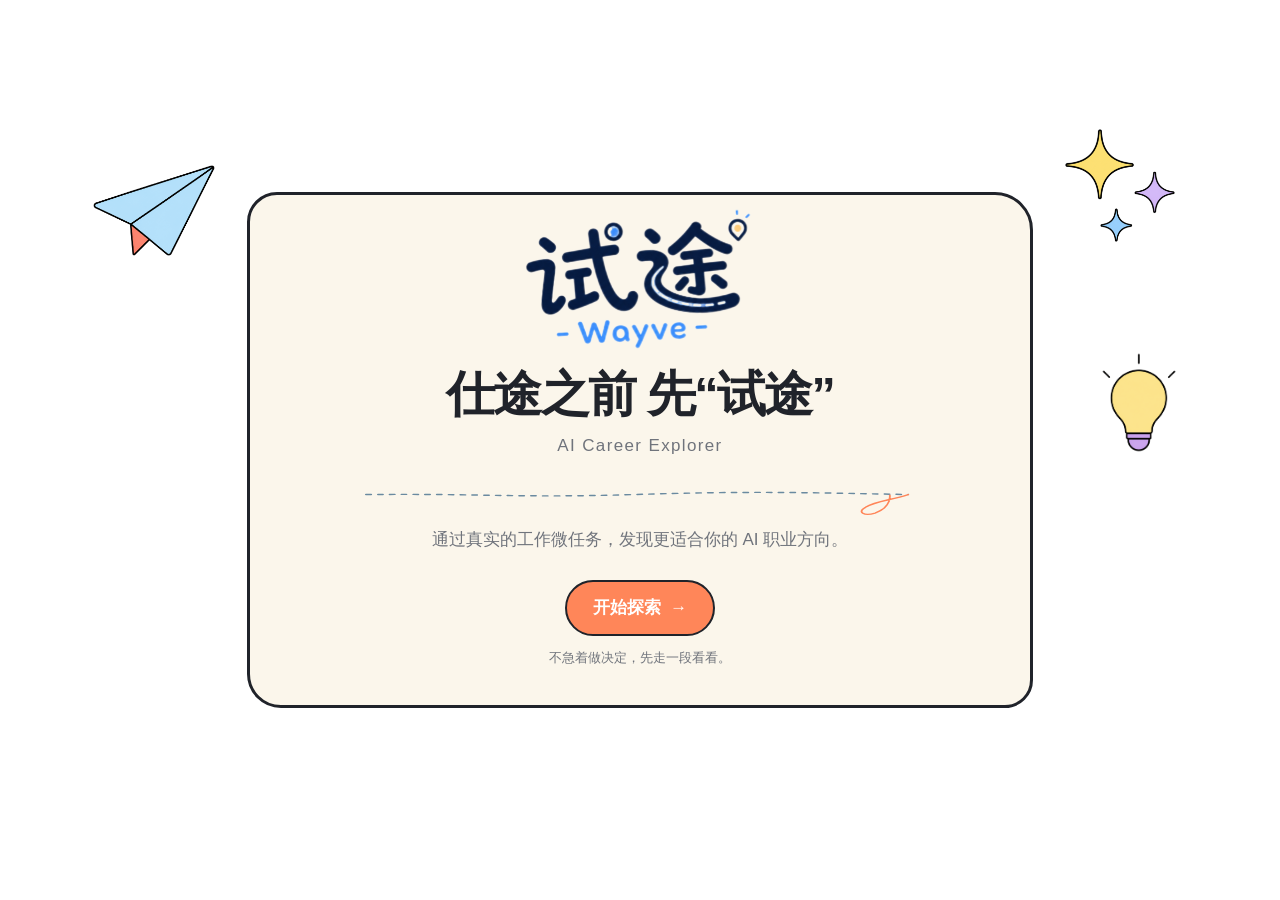
<file: front/index.html>
<!doctype html>
<html lang="zh-CN">
<head>
  <meta charset="utf-8" />
  <meta name="viewport" content="width=device-width, initial-scale=1" />
  <title>AI 职业方向探索</title>
  <link rel="stylesheet" href="css/styles.css?v=report-radar-v1" />
</head>
<body>
  <main class="shell">
    <section class="intro intro-wayve" id="intro" aria-label="开场动画">
      <div class="intro-wayve-plane" aria-hidden="true"><img src="assets/intro-plane-cutout.png" alt="" /></div>
      <div class="intro-wayve-sparkles" aria-hidden="true"><img src="assets/intro-sparkles-cutout.png" alt="" /></div>
      <div class="intro-wayve-bulb" aria-hidden="true"><img src="assets/intro-bulb-cutout.png" alt="" /></div>
      <div class="intro-wayve-inner">
        <div class="intro-wayve-badge"><img src="assets/wayve-logo.png" alt="试途 Wayve" /></div><h1>仕途之前 先“试途”</h1><p class="intro-wayve-en">AI Career Explorer</p>
        <div class="intro-wayve-path" aria-hidden="true"><svg viewBox="0 0 760 90" preserveAspectRatio="none"><path class="intro-wayve-main-path" d="M8 46C170 44 215 52 370 46S590 42 744 46"/><path class="intro-wayve-tail-path" d="M744 46c-24 10-44 11-58 22-12 8-2 16 13 10 16-7 21-21 20-31"/></svg></div>
        <p class="intro-wayve-sub">通过真实的工作微任务，发现更适合你的 AI 职业方向。</p>
        <div class="intro-wayve-actions"><button id="introEnterBtn" type="button">开始探索&nbsp;&nbsp;→</button><p>不急着做决定，先走一段看看。</p></div>
      </div>
      <div class="intro-wayve-route" aria-hidden="true"><svg viewBox="0 0 1600 900" preserveAspectRatio="none"><path d="M800 500c130 0 280-30 310-110 30-80-70-130-195-95-155 40-235 160-295 305-60 150-200 250-380 230"/></svg></div>
    </section>
    <nav class="nav" aria-label="主导航"><button class="brand" data-nav="home" type="button" aria-label="返回首页"><img src="assets/report/brand.png" alt="试途" /></button><div class="links"><button class="active" data-nav="home" type="button">首页</button><button data-nav="roles" type="button">探索</button><button data-nav="growth" type="button">轨迹</button></div><button class="profile-trigger" id="profileBtn" type="button" aria-label="打开个人中心"><img src="assets/profile-avatar.jpg" alt="小途头像" /><span>小途</span></button></nav>

    <section class="screen active" id="home">
      <section class="home-panel warmup-panel" aria-label="职业探索暖场">
        <div class="reference-hero-html">
          <svg class="hero-plane" viewBox="0 0 220 156" aria-hidden="true">
            <path d="M26 119C55 119 37 75 81 77s20-45 62-32" fill="none" stroke="currentColor" stroke-width="2.4" stroke-dasharray="6 8" stroke-linecap="round"/>
            <path d="M130 26 204 5l-45 62-20-27-27-14Z" fill="#b8e2fb" stroke="currentColor" stroke-width="3" stroke-linejoin="round"/>
            <path d="m139 40 20 27 5-39" fill="none" stroke="currentColor" stroke-width="2.4"/>
          </svg>
          <svg class="hero-sparkles" viewBox="0 0 160 120" aria-hidden="true">
            <path d="M42 4c3 22 10 29 32 32-22 3-29 10-32 32-3-22-10-29-32-32 22-3 29-10 32-32Z" fill="#ffd75c" stroke="currentColor" stroke-width="3"/>
            <path d="M111 53c2 14 7 19 21 21-14 2-19 7-21 21-2-14-7-19-21-21 14-2 19-7 21-21Z" fill="#cbb4ff" stroke="currentColor" stroke-width="3"/>
          </svg>
          <div class="hero-doodle cloud-one" aria-hidden="true"></div>
          <div class="hero-doodle cloud-two" aria-hidden="true"></div>
          <img class="home-hero-lower-illustration" src="assets/home-hero-lower-illustration.png" alt="" aria-hidden="true" />

          <div class="landing-head">
            <span class="landing-kicker"><i></i> 用小任务，试一试可能性</span>
            <h1>你最近<br />也在重新思考自己的<span>职业方向</span>吗？</h1>
            <p>有时候我们缺少的不是更多岗位名称，而是一次真正接近工作的体验。</p>
            <button class="landing-cta" data-go="profile1" type="button">开始探索 <b>→</b></button>
            <small>先做几个真实任务，再看哪条路更适合你。</small>
          </div>

          <button class="landing-scroll-cue" id="homeScrollCue" type="button" aria-label="向下浏览下一屏">↓</button>

          <div class="landing-path path-left" aria-hidden="true"></div>
          <div class="landing-path path-right" aria-hidden="true"></div>
          <div class="career-tag tag-a"><i></i> 正在找工作</div>
          <div class="career-tag tag-b"><i></i> 想进入 AI 行业</div>
          <div class="career-tag tag-c"><i></i> 考虑转行，但还没有方向</div>
          <div class="career-tag tag-d"><i></i> 担心自己的技能不够</div>
          <div class="career-tag tag-e"><i></i> 想先真实体验一下工作</div>

          <div class="career-scene" aria-label="职业探索插画">
            <div class="scene-person person-left"><span class="person-head"></span><span class="person-body"></span><span class="person-laptop"></span></div>
            <div class="scene-person person-center"><span class="person-head"></span><span class="person-body"></span><span class="person-paper"></span></div>
            <div class="scene-bot"><span>●</span><i></i><b></b></div>
            <div class="mini-bulb"><i></i><b></b><em></em></div>
            <div class="scene-plant plant-left"><i></i><i></i><i></i></div>
            <div class="scene-plant plant-right"><i></i><i></i><i></i></div>
          </div>
        </div>
      </section>
      <section class="home-panel home-entry-panel" id="homeEntry" aria-label="职业探索入口">
        <div class="hero"><h1>开始探索 AI 时代的职业可能性</h1><p class="subtitle">通过真实的工作微任务，发现更适合你的 AI 职业方向。</p><div class="entry-grid"><article class="card entry-card"><h2>AI 推荐适合你的岗位</h2><p>基于你的背景和兴趣，智能推荐值得优先体验的岗位。</p><button class="btn" data-go="profile1" type="button">获取职位推荐</button></article><article class="card entry-card"><h2>我想自己选择岗位体验</h2><p>从热门 AI 岗位中自由选择，开始任务体验。</p><button class="btn" data-go="roles" type="button">直接体验岗位</button></article></div><div class="entry-illustrations" aria-hidden="true"><img src="assets/entry-recommendation.png" alt="" /><img src="assets/entry-self-explore.png" alt="" /></div></div>
      </section>
    </section>

    <section class="screen" id="profile1"><div class="page-top"><button class="back" data-go="home" type="button">← 返回</button><div class="steps">第 1 步 / 共 3 步 <i class="dot on"></i><i class="dot"></i><i class="dot"></i></div></div><div class="form"><h1>告诉我们一点你的背景</h1><p class="subtitle">这些信息将帮助我们更好地为你推荐岗位。</p><div class="field"><label for="profileStatus">当前状态</label><select id="profileStatus"><option value="">请选择</option><option>在校本科生</option><option>在校硕士 / 博士生</option><option>应届毕业生</option><option>工作 1–3 年</option><option>转行中</option></select></div><div class="field"><label for="profileBackground">专业 / 工作背景</label><textarea id="profileBackground" placeholder="简单介绍一下你的专业、工作或转行背景"></textarea></div><div class="form-actions"><button class="btn" data-go="profile2" type="button">下一步</button></div></div></section>
    <section class="screen" id="profile2"><div class="page-top"><button class="back" data-go="profile1" type="button">← 返回</button><div class="steps">第 2 步 / 共 3 步 <i class="dot on"></i><i class="dot on"></i><i class="dot"></i></div></div><div class="form"><h1>你做过哪些事情？</h1><p class="subtitle">选择你积累过的经历，并补充一些说明。</p><div class="field"><span class="field-label">相关经历（可多选）</span><div class="chips selectable" id="experienceChips"><button class="chip" type="button">产品项目</button><button class="chip" type="button">用户研究</button><button class="chip" type="button">设计</button><button class="chip" type="button">内容运营</button><button class="chip" type="button">数据分析</button><button class="chip" type="button">技术开发</button><button class="chip" type="button">市场推广</button><button class="chip" type="button">客户沟通</button></div></div><div class="field"><label for="profileSkills">已掌握技能 / 工具</label><input id="profileSkills" placeholder="例如：Figma、Python、Prompt、用户访谈、Notion" /></div><div class="field"><label for="profileStory">代表性经历（选填）</label><textarea id="profileStory" placeholder="请简单描述这段经历中的角色、目标、你做了什么、有什么成果"></textarea></div><div class="form-actions"><button class="btn" data-go="profile3" type="button">下一步</button></div></div></section>
    <section class="screen" id="profile3"><div class="page-top"><button class="back" data-go="profile2" type="button">← 返回</button><div class="steps">第 3 步 / 共 3 步 <i class="dot on"></i><i class="dot on"></i><i class="dot on"></i></div></div><div class="form"><h1>什么样的工作更吸引你？</h1><p class="subtitle">你的偏好将帮助我们判断推荐的初始方向。</p><div class="field"><span class="field-label">感兴趣的工作内容（可多选）</span><div class="chips selectable" id="interestChips"><button class="chip" type="button">产品设计</button><button class="chip" type="button">用户研究</button><button class="chip" type="button">数据分析</button><button class="chip" type="button">需求分析</button><button class="chip" type="button">项目管理</button><button class="chip" type="button">客户沟通</button><button class="chip" type="button">内容策划</button><button class="chip" type="button">运营增长</button></div></div><div class="field"><span class="field-label">工作偏好（可多选）</span><div class="chips selectable" id="workStyleChips"><button class="chip" type="button">独立思考</button><button class="chip" type="button">团队协作</button><button class="chip" type="button">高频沟通</button><button class="chip" type="button">深度分析</button><button class="chip" type="button">创意发散</button><button class="chip" type="button">落地执行</button></div></div><div class="field"><label for="profileGoal">当前最想解决的职业问题是什么？</label><textarea id="profileGoal" placeholder="例如：我想进入 AI 行业，但不知道自己更适合哪个岗位"></textarea></div><div class="form-actions"><button class="btn" id="submitProfileBtn" type="button">生成我的推荐</button></div></div></section>
    <section class="screen" id="analyze1"><div class="loading"><div class="loading-icon">✦</div><h1>AI 正在分析你的信息</h1><p class="subtitle">正在匹配最适合你的岗位方向</p><div class="bar"><span id="analyze1Bar" style="width:0"></span></div><b id="analyze1Pct">0%</b><div class="loading-list"><div class="done">理解你的背景与经历</div><div class="done">分析你的兴趣与偏好</div><div id="analyze1Step3">匹配适合的岗位方向</div></div><button class="btn" id="viewRecommendBtn" style="margin:32px auto 0" type="button" disabled>正在生成结果…</button></div></section>

    <section class="screen" id="recommend"><h1>根据你的背景，推荐你优先体验以下岗位</h1><p class="subtitle">三条值得优先验证的 AI 职业路径，也可以继续查看其他岗位。</p><div class="recommendations" id="recommendList"></div><button class="center-link" data-go="roles" data-roles-entry="recommend" type="button">查看全部岗位 →</button></section>
    <section class="screen" id="roles" aria-label="岗位选择">
      <div class="roles-explore">
        <button class="roles-return-recommend" id="rolesReturnRecommendBtn" data-go="recommend" type="button" hidden>← 返回我的推荐</button>
        <div class="roles-explore-scene" id="rolesList" aria-label="选择你想体验的岗位"></div>
      </div>
    </section>

    <section class="screen" id="previewNotice"><div class="form" style="max-width:640px;margin:80px auto 0;text-align:center"><h1 id="previewJobName">岗位预览</h1><p class="subtitle" id="previewJobDesc"></p><p style="margin:24px 0">该岗位微任务仍在完善中，可先浏览岗位介绍或体验已开放岗位。</p><div class="report-actions"><button class="btn ghost" data-go="roles" data-roles-entry="preserve" type="button">返回岗位列表</button></div></div></section>

    <section class="screen" id="choice" aria-label="微任务体验">
      <div class="task-top">
        <div>
          <h3 class="task-job-title">微任务体验</h3>
          <p class="subtitle" id="microtaskSubtitle">任务 1 / 6 · 情境选择题</p>
        </div>
        <div class="task-progress" id="microtaskProgress">17%<div class="bar"><span id="microtaskProgressBar" style="width:17%"></span></div></div>
      </div>
      <div class="question" id="microtaskQuestion">
        <div class="question-dropdown question-dropdown--chat">
          <div class="question-dropdown__head">
            <span class="question-dropdown__meta" id="microtaskMeta"></span>
            <span class="question-dropdown__hint">下滑查看更多</span>
          </div>
          <div class="question-dropdown__body" tabindex="0">
            <div class="scenario" id="microtaskMessage"></div>
            <h2 id="microtaskPrompt"></h2>
          </div>
        </div>
        <div class="options single-select" id="microtaskOptions"></div>
        <div class="task-actions microtask-nav">
          <button class="microtask-nav-btn" id="microtaskPrevBtn" type="button" aria-label="上一题" disabled>
            <svg viewBox="0 0 24 24" aria-hidden="true"><path d="M19 12H7M7 12l4-4M7 12l4 4" /></svg>
          </button>
          <button class="microtask-nav-btn" id="microtaskNextBtn" type="button" aria-label="下一题" disabled>
            <svg viewBox="0 0 24 24" aria-hidden="true"><path d="M5 12h12M17 12l-4-4M17 12l-4 4" /></svg>
          </button>
        </div>
      </div>
    </section>

    <section class="screen" id="sceneSim" aria-label="情景模拟">
      <article class="scene-sim">
        <span class="scene-sim-badge" id="sceneSimBadge"></span>
        <div class="scene-sim-stage">
          <button class="scene-sim-side-btn" id="sceneSimPrevBtn" type="button" data-action="scene-phase-prev" aria-label="上一步" hidden>上一步</button>
          <div class="scene-sim-art"><img id="sceneSimArt" alt="" /></div>
          <button class="scene-sim-side-btn" id="sceneSimNextBtn" type="button" data-action="scene-phase-next" aria-label="下一步" hidden>下一步</button>
        </div>
        <div class="scene-sim-panel" id="sceneSimPanel" aria-live="polite"></div>
      </article>
    </section>

    <section class="screen" id="analyze2"><div class="loading"><div class="loading-icon">✦</div><h1>AI 正在分析你的任务表现</h1><p class="subtitle">正在基于你的回答，评估岗位匹配与能力表现。</p><div class="bar"><span id="analyze2Bar" style="width:0"></span></div><b id="analyze2Pct">0%</b><div class="loading-list"><div class="done">理解你的题目内容</div><div class="done">评估你的判断方式</div><div id="analyze2Step3">生成个性化反馈报告</div></div><button class="btn" id="viewReportBtn" style="margin:32px auto 0" type="button" disabled>正在生成报告…</button></div></section>
    <section class="screen" id="report"><div class="report"><div class="report-header"><div><button class="back" data-go="growth" type="button">← 返回</button><h1 id="reportJobTitle">AI产品 · 职业体验报告</h1></div><button class="btn ghost" type="button">导出报告</button></div><article class="summary"><div class="score">本轮证据较充分<small>综合判断</small></div><div><h2>你在用户理解和问题拆解方面表现较好</h2><p class="subtitle" id="reportSummary">较适合从产品视角进入 AI 行业。你的表现说明你具备一定的岗位适配潜力，但在优先级判断上仍可进一步加强。</p></div></article><div class="report-grid"><section class="section"><h3>岗位能力对照</h3><div class="radar-wrap"><div class="radar"><svg viewBox="0 0 260 245" aria-label="叠加双雷达图"><g fill="none" stroke="#aaa" stroke-width="1"><polygon points="130,18 235,93 195,215 65,215 25,93"/><polygon points="130,51 202,103 177,186 83,186 58,103"/><polygon points="130,84 170,113 159,157 101,157 90,113"/><line x1="130" y1="18" x2="130" y2="215"/><line x1="25" y1="93" x2="195" y2="215"/><line x1="235" y1="93" x2="65" y2="215"/></g><polygon points="130,30 220,97 180,204 70,204 37,98" fill="rgba(30,30,30,.12)" stroke="#1e1e1e" stroke-width="3"/><polygon points="130,56 190,112 164,177 86,184 70,112" fill="rgba(130,130,130,.18)" stroke="#777" stroke-width="3"/><g font-size="11" fill="#222"><text x="104" y="12">问题拆解</text><text x="215" y="91">用户理解</text><text x="180" y="231">证据判断</text><text x="15" y="231">优先级决策</text><text x="-2" y="91">沟通表达</text></g></svg></div><div class="legend"><span><i></i>岗位要求</span><span><i class="mine"></i>我的情况</span><p>我的情况由个人信息 + 任务表现综合生成</p></div></div></section><section class="section"><h3>你的优势</h3><div class="insight"><b>用户理解较强</b><br>你能从任务中准确识别出用户真正遇到的问题。</div><div class="insight"><b>沟通表达较清晰</b><br>你的回答结构较明确，能够解释判断依据。</div><h3 style="margin-top:22px">值得加强</h3><div class="insight"><b>优先级决策</b><br>在资源有限时的取舍逻辑仍可加强。</div><div class="insight"><b>证据判断</b><br>建议练习基于信息证据做决策。</div></section></div><div class="report-grid"><section class="section"><h3>AI 判断依据</h3><ul class="basis" id="reportBasis"><li>你在排序题中优先选择了解决高频核心问题。</li><li>你能从访谈记录中提取关键用户痛点。</li><li>你的开放回答体现出一定的产品思路，但缺少更明确的优先级标准。</li></ul></section><section class="section"><h3>下一步建议</h3><p id="reportNextStep"><b>继续探索：</b>继续体验其他 AI 岗位，比较你在不同岗位中的表现差异。</p></section></div><div class="report-actions"><button class="btn ghost" data-go="roles" type="button">体验其他岗位</button><button class="btn" data-go="growth" type="button">查看成长轨迹</button></div></div></section>
    <section class="screen" id="growth">
      <article class="growth-page" aria-label="我的职业探索轨迹">
        <header class="growth-hero">
          <div class="growth-title-row">
            <img class="growth-sparkle growth-sparkle--left" src="assets/growth/sparkle-left.svg" alt="" width="24" height="24" />
            <h1>我的职业探索轨迹</h1>
            <img class="growth-sparkle growth-sparkle--right" src="assets/growth/sparkle-right.svg" alt="" width="24" height="24" />
          </div>
          <p class="growth-subtitle">每一步探索，都是通往理想职业的成长印记</p>
        </header>

        <div class="growth-roadmap">
          <div class="growth-roadmap-inner">
            <div class="growth-path" aria-hidden="true">
              <img src="assets/growth/line-primary.png" alt="" />
              <img class="growth-path-secondary" src="assets/growth/line-secondary.png" alt="" />
            </div>

            <article class="growth-milestone">
              <div class="growth-sketch growth-sketch--start">
                <img src="assets/growth/sketch-start.png" alt="起点站插画：背包与指南针" />
              </div>
              <div class="growth-pin"><img src="assets/growth/pin-purple.svg" alt="" width="32" height="32" /></div>
              <div class="growth-card">
                <div class="growth-card-head">
                  <span class="growth-card-icon growth-card-icon--gray"><img src="assets/growth/icon-flag.svg" alt="" width="20" height="20" /></span>
                  <span class="growth-badge growth-badge--gray">初登仕途</span>
                </div>
                <p class="growth-card-meta">2020.09.01 · 起点站</p>
                <h3 class="growth-card-title">清华大学</h3>
                <p class="growth-card-desc">进入清华大学美术学院，开始探索艺术与技术间的融合</p>
              </div>
            </article>

            <article class="growth-milestone">
              <div class="growth-sketch growth-sketch--station1">
                <img src="assets/growth/sketch-station1.png" alt="第一站插画：绘图桌" />
              </div>
              <div class="growth-pin"><img src="assets/growth/pin-green.svg" alt="" width="32" height="32" /></div>
              <div class="growth-card">
                <div class="growth-card-head">
                  <span class="growth-card-icon growth-card-icon--green"><img src="assets/growth/icon-clipboard.svg" alt="" width="20" height="20" /></span>
                  <span class="growth-badge growth-badge--green">适配潜力高</span>
                </div>
                <p class="growth-card-meta">第一站 · 已完成</p>
                <h3 class="growth-card-title">AI 产品经理</h3>
                <p class="growth-card-desc">挑战用户需求模型拆解微任务，展现逻辑与产品思维</p>
              </div>
            </article>

            <article class="growth-milestone">
              <div class="growth-sketch growth-sketch--station2">
                <img src="assets/growth/sketch-station2.png" alt="第二站插画：笔记本与咖啡" />
              </div>
              <div class="growth-pin"><img src="assets/growth/pin-yellow.svg" alt="" width="32" height="32" /></div>
              <div class="growth-card">
                <div class="growth-card-head">
                  <span class="growth-card-icon growth-card-icon--yellow"><img src="assets/growth/icon-trending.svg" alt="" width="20" height="20" /></span>
                  <span class="growth-badge growth-badge--yellow">值得继续探索</span>
                </div>
                <p class="growth-card-meta">第二站 · 已完成</p>
                <h3 class="growth-card-title">AI 产品运营</h3>
                <p class="growth-card-desc">分析裂变传播与数据流失微任务，掌握精细化用户策略</p>
              </div>
            </article>

            <article class="growth-milestone">
              <div class="growth-sketch growth-sketch--station3">
                <img src="assets/growth/sketch-station3.png" alt="第三站插画：笔记本电脑" />
              </div>
              <div class="growth-pin"><img src="assets/growth/pin-blue.svg" alt="" width="32" height="32" /></div>
              <div class="growth-card">
                <div class="growth-card-head">
                  <span class="growth-card-icon growth-card-icon--blue"><img src="assets/growth/icon-compass.svg" alt="" width="20" height="20" /></span>
                  <span class="growth-badge growth-badge--blue">继续探索</span>
                </div>
                <p class="growth-card-meta">第三站 · 现在</p>
                <h3 class="growth-card-title">未来规划中</h3>
                <p class="growth-card-desc">发现兴趣锚点，锁定 AI 时代最适合你的独创职业方向</p>
              </div>
            </article>
          </div>
        </div>

        <section class="growth-records">
          <h2>AI 岗位探索记录</h2>
          <p class="growth-records-sub">把好奇心变成下一步行动</p>
          <div class="growth-record-grid" id="growthList"></div>
        </section>
      </article>
    </section>

    <div class="drawer-shade" id="drawerShade"></div><aside class="drawer" id="drawer"><div class="drawer-head"><b>我的</b><button class="close" id="drawerClose" type="button">×</button></div><div class="avatar"><img src="assets/profile-avatar.jpg" alt="小途头像" /></div><h2 style="margin-bottom:2px">探索者</h2><p class="profile-id" id="drawerSessionId">会话加载中…</p><ul class="drawer-menu"><li data-go="roles">我的岗位</li><li data-go="growth">我的报告</li><li>我的收藏</li><li>设置</li><li>帮助与反馈</li><li class="logout">退出登录</li></ul></aside>
  </main>
  <script src="js/app.js?v=report-radar-v1"></script>
</body>
</html>
</file>
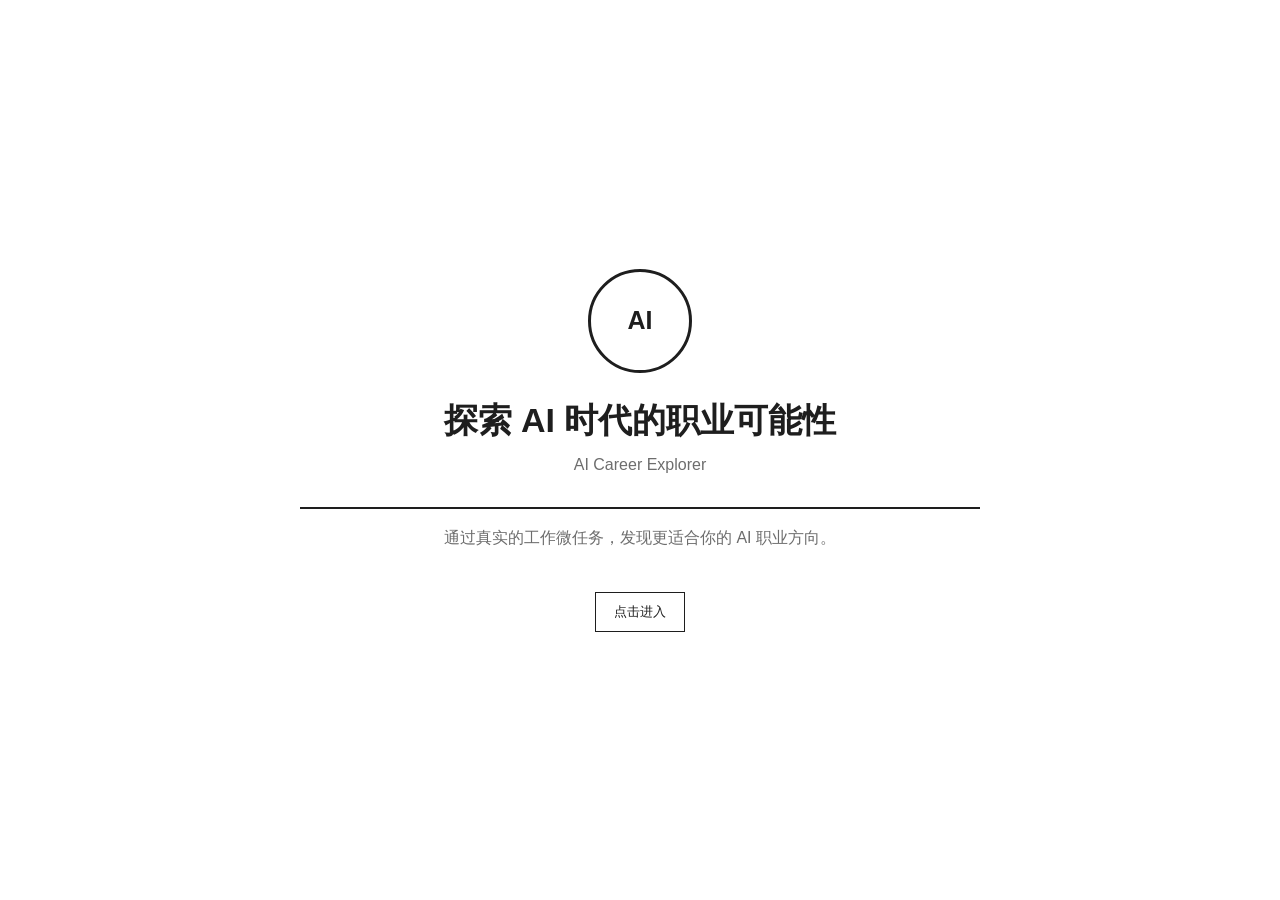
<file: docs/product/experience-design-gameplay/inputs/ai-career-explorer.html>
<!doctype html>
<html lang="zh-CN">
<head>
  <meta charset="utf-8" />
  <meta name="viewport" content="width=device-width, initial-scale=1" />
  <title>AI 职业方向探索｜低保真原型</title>
  <style>
    :root { --ink:#1e1e1e; --muted:#6d6d6d; --line:#bbb; --soft:#f1f1f1; --paper:#fff; --shade:#dedede; }
    * { box-sizing:border-box; }
    html,body { width:100%; height:100%; min-height:100dvh; overflow:hidden; overscroll-behavior:none; }
    body { margin:0; background:#fff; color:var(--ink); font:14px/1.5 Arial,"PingFang SC","Microsoft YaHei",sans-serif; }
    button,input,textarea,select { font:inherit; }
    button { cursor:pointer; color:var(--ink); }
    .shell { width:100vw; height:100vh; height:100dvh; min-height:0; margin:0; background:var(--paper); border:0; position:relative; overflow:hidden; }
    .intro { position:absolute; z-index:30; inset:0; display:grid; place-items:center; background:#fff; text-align:center; cursor:pointer; transition:opacity .45s ease, visibility .45s ease; }
    .intro.hide { opacity:0; visibility:hidden; pointer-events:none; }
    .intro-inner { width:min(680px,80%); }
    .intro-mark { width:104px; height:104px; border:3px solid var(--ink); border-radius:50%; display:grid; place-items:center; margin:0 auto 26px; font-size:25px; font-weight:700; animation:introPulse 1.8s ease-in-out infinite; }
    .intro-line { height:2px; width:100%; background:var(--ink); margin:30px 0 17px; transform-origin:left; animation:introLine .9s ease both; }
    .intro-hint { display:inline-block; margin-top:26px; border:1.5px solid var(--ink); padding:9px 18px; font-size:13px; animation:introPulse 1.8s .5s ease-in-out infinite; }
    @keyframes introPulse { 50% { transform:scale(.92); opacity:.55; } }
    @keyframes introLine { from { transform:scaleX(0); } to { transform:scaleX(1); } }
    .nav { height:76px; border-bottom:2px solid var(--ink); display:flex; align-items:center; justify-content:space-between; padding:0 42px; }
    .brand { display:flex; align-items:center; gap:12px; font-size:18px; font-weight:700; }
    .logo { width:28px; height:28px; border:2px solid; border-radius:7px; display:grid; place-items:center; font-size:11px; }
    .links { display:flex; gap:28px; align-items:center; }
    .links button { background:none; border:0; padding:10px 0; }
    .links button.active { border-bottom:2px solid; font-weight:700; }
    .screen { display:none; height:calc(100vh - 76px); height:calc(100dvh - 76px); min-height:0; overflow-y:auto; overscroll-behavior:contain; padding:58px 90px 76px; }
    .screen.active { display:block; }
    h1,h2,h3,p { margin-top:0; }
    h1 { font-size:34px; line-height:1.25; margin-bottom:12px; }
    h2 { font-size:24px; margin-bottom:8px; }
    h3 { margin-bottom:7px; }
    .subtitle { color:var(--muted); font-size:16px; }
    .btn { border:2px solid var(--ink); background:var(--ink); color:#fff; padding:12px 20px; min-width:130px; font-weight:700; }
    .btn.ghost { background:#fff; color:var(--ink); }
    .btn.small { min-width:auto; padding:8px 13px; font-size:13px; }
    .hero { width:100%; text-align:center; }
    #home { padding:0; scroll-snap-type:y mandatory; scroll-behavior:smooth; }
    #home.active { display:block; }
    .home-panel { min-height:100%; scroll-snap-align:start; scroll-snap-stop:always; position:relative; overflow:hidden; }
    .warmup-panel { display:grid; place-items:center; padding:40px 72px; background:#fff; }
    .warmup-canvas { width:min(1180px,100%); height:min(680px,76vh); min-height:470px; position:relative; display:grid; place-items:center; }
    .warmup-center { width:min(760px,72%); position:relative; z-index:2; text-align:center; }
    .warmup-kicker { display:inline-block; border:1.5px solid var(--ink); padding:7px 12px; margin-bottom:24px; font-size:12px; letter-spacing:.08em; }
    .warmup-center h1 { font-size:clamp(32px,3.3vw,52px); line-height:1.2; margin-bottom:18px; }
    .warmup-center .subtitle { max-width:620px; margin:0 auto; }
    .thought-bubble { position:absolute; z-index:1; display:inline-flex; align-items:center; min-height:48px; padding:11px 19px; border:2px solid var(--ink); border-radius:999px; background:#f2f2f2; font-weight:700; box-shadow:5px 5px 0 #d0d0d0; pointer-events:none; animation:bubbleFloat 4.6s ease-in-out infinite; }
    .thought-bubble::before { content:'○'; margin-right:8px; font-size:12px; }
    .thought-bubble:nth-of-type(1) { left:3%; top:10%; --drift:-5px; }
    .thought-bubble:nth-of-type(2) { right:1%; top:14%; --drift:7px; animation-delay:-1.1s; }
    .thought-bubble:nth-of-type(3) { left:0; top:46%; --drift:6px; animation-delay:-2.6s; }
    .thought-bubble:nth-of-type(4) { right:0; top:48%; --drift:-6px; animation-delay:-.7s; }
    .thought-bubble:nth-of-type(5) { left:9%; bottom:10%; --drift:5px; animation-delay:-3.2s; }
    .thought-bubble:nth-of-type(6) { right:9%; bottom:8%; --drift:-7px; animation-delay:-1.9s; }
    @keyframes bubbleFloat { 0%,100% { transform:translateY(0); } 50% { transform:translateY(var(--drift)); } }
    .warmup-note { position:absolute; bottom:7px; left:50%; transform:translateX(-50%); width:100%; text-align:center; color:var(--muted); font-size:13px; }
    .warmup-note::after { content:'↓'; display:block; color:var(--ink); font-size:22px; margin-top:7px; animation:scrollCue 1.7s ease-in-out infinite; }
    @keyframes scrollCue { 50% { transform:translateY(6px); } }
    .home-entry-panel { display:grid; place-items:center; padding:50px 90px 64px; background:#fafafa; border-top:2px solid var(--ink); }
    .home-entry-panel .hero { max-width:980px; }
    .home-entry-panel .entry-grid { margin-top:clamp(54px,9vh,105px); }
    .entry-grid { display:grid; grid-template-columns:1fr 1fr; gap:22px; max-width:880px; margin:auto; text-align:left; }
    .card { border:2px solid var(--ink); background:#fff; padding:24px; }
    .entry-card { min-height:202px; display:flex; flex-direction:column; align-items:flex-start; }
    .entry-card p { flex:1; color:var(--muted); }
    .page-top { display:flex; justify-content:space-between; align-items:flex-start; margin-bottom:35px; }
    .back { border:0; background:none; padding:4px 0; font-weight:700; }
    .steps { display:flex; align-items:center; gap:8px; color:var(--muted); }
    .dot { height:10px; width:10px; border:1px solid var(--ink); border-radius:50%; }
    .dot.on { background:var(--ink); }
    .form { max-width:740px; margin:35px auto 0; }
    .field { margin:22px 0; }
    label,.field-label { display:block; font-weight:700; margin-bottom:8px; }
    input,textarea,select { width:100%; border:2px solid var(--ink); padding:12px 13px; background:#fff; outline:none; }
    textarea { min-height:106px; resize:vertical; }
    .chips { display:flex; gap:9px; flex-wrap:wrap; }
    .chip { border:1.5px solid var(--ink); background:#fff; padding:8px 12px; }
    .chip.selected { background:var(--ink); color:#fff; }
    .form-actions { display:flex; justify-content:flex-end; margin-top:34px; }
    .loading { min-height:650px; display:grid; place-content:center; text-align:center; }
    .loading-icon { width:72px; height:72px; border:3px solid var(--ink); border-radius:50%; display:grid; place-items:center; margin:auto auto 24px; font-size:28px; }
    .bar { height:14px; width:440px; max-width:75vw; border:2px solid var(--ink); margin:26px auto 9px; background:#fff; }
    .bar > span { display:block; height:100%; background:var(--ink); width:70%; transition:width .25s; }
    .loading-list { display:grid; gap:10px; text-align:left; width:350px; max-width:75vw; margin:28px auto 0; color:var(--muted); }
    .loading-list .done::before { content:'✓'; color:var(--ink); font-weight:bold; display:inline-block; width:23px; }
    #recommend { text-align:center; }
    #recommend > h1 { margin-bottom:7px; }
    .recommendations { min-height:clamp(380px,52vh,500px); max-width:1080px; margin:24px auto 0; display:flex; justify-content:center; align-items:center; padding:28px 48px 44px; overflow:visible; }
    .recommend-card { --r:0deg; --y:0px; position:relative; flex:0 0 clamp(285px,26vw,350px); height:clamp(340px,45vh,420px); margin-left:clamp(-75px,-4vw,-48px); padding:25px 24px 21px; border:2px solid var(--ink); background:#eee; box-shadow:8px 9px 0 rgba(0,0,0,.16); text-align:left; display:flex; flex-direction:column; transform:translateY(var(--y)) rotate(var(--r)); transform-origin:50% 88%; transition:transform .2s ease,box-shadow .2s ease,z-index 0s; }
    .recommend-card:first-child { margin-left:0; --r:-5deg; --y:13px; z-index:1; background:#e0e0e0; }
    .recommend-card:nth-child(2) { --r:0deg; --y:-10px; z-index:3; background:#c9c9c9; }
    .recommend-card:nth-child(3) { --r:5deg; --y:13px; z-index:2; background:#eeeeee; }
    .recommend-card:hover,.recommend-card:focus-within { z-index:8; transform:translateY(calc(var(--y) - 17px)) rotate(0deg); box-shadow:11px 14px 0 rgba(0,0,0,.2); }
    .recommend-meta { display:flex; align-items:center; justify-content:space-between; margin-bottom:18px; }
    .recommend-number { width:38px; height:38px; border:1.5px solid; border-radius:50%; display:grid; place-items:center; font-weight:700; }
    .recommend-label { border:1.5px solid; background:#fff; padding:5px 9px; font-size:12px; font-weight:700; }
    .recommend-card h2 { font-size:clamp(23px,1.8vw,30px); line-height:1.15; border-bottom:2px solid; padding-bottom:14px; margin-bottom:14px; }
    .recommend-card p { color:#4f4f4f; min-height:74px; margin-bottom:14px; }
    .recommend-card .tags { margin-bottom:14px; }
    .recommend-card .btn { width:100%; margin-top:auto; }
    .role-card { border:2px solid var(--ink); padding:20px; min-height:290px; display:flex; flex-direction:column; }
    .rank { display:flex; align-items:center; justify-content:space-between; }
    .rank strong { font-size:34px; }
    .match { border:1.5px solid; padding:4px 7px; font-weight:700; }
    .role-card p { color:var(--muted); flex:1; }
    .tags { display:flex; flex-wrap:wrap; gap:6px; margin-bottom:18px; }
    .tag { padding:4px 7px; border:1px solid #777; color:#555; font-size:12px; }
    .center-link { display:block; background:none; border:0; margin:30px auto 0; border-bottom:1px solid; padding:5px; }
    #roles { text-align:center; }
    #roles > h1 { margin-bottom:6px; }
    .roles { min-height:clamp(340px,50vh,460px); max-width:1180px; margin:24px auto 0; display:flex; align-items:center; justify-content:center; padding:22px 38px 38px; overflow:visible; }
    .fan-card { --r:0deg; --y:0px; position:relative; z-index:1; flex:0 0 clamp(210px,17vw,270px); height:clamp(310px,42vh,390px); margin-left:clamp(-58px,-3vw,-35px); padding:24px 22px 20px; border:2px solid var(--ink); background:#eee; box-shadow:7px 8px 0 rgba(0,0,0,.16); text-align:left; display:flex; flex-direction:column; transform:translateY(var(--y)) rotate(var(--r)); transform-origin:50% 90%; transition:transform .2s ease,box-shadow .2s ease,z-index 0s; }
    .fan-card:first-child { margin-left:0; --r:-7deg; --y:15px; background:#d9d9d9; }
    .fan-card:nth-child(2) { --r:-3deg; --y:4px; background:#f5f5f5; z-index:2; }
    .fan-card:nth-child(3) { --r:2deg; --y:-8px; background:#c9c9c9; z-index:3; }
    .fan-card:nth-child(4) { --r:5deg; --y:5px; background:#ececec; z-index:4; }
    .fan-card:nth-child(5) { --r:8deg; --y:18px; background:#d4d4d4; z-index:5; }
    .fan-card:hover,.fan-card:focus-within { z-index:9; transform:translateY(calc(var(--y) - 18px)) rotate(0deg); box-shadow:10px 14px 0 rgba(0,0,0,.2); }
    .fan-number { width:34px; height:34px; border:1.5px solid; border-radius:50%; display:grid; place-items:center; font-size:12px; font-weight:700; margin-bottom:18px; }
    .fan-card h2 { font-size:clamp(20px,1.5vw,27px); line-height:1.15; padding-bottom:13px; margin-bottom:12px; border-bottom:2px solid; }
    .fan-card p { color:#555; min-height:52px; margin-bottom:10px; }
    .fan-list { list-style:none; padding:0; margin:0 0 14px; font-size:13px; line-height:1.75; }
    .fan-list li::before { content:'＋'; margin-right:5px; font-weight:700; }
    .fan-card .btn { width:100%; margin-top:auto; padding:10px 8px; }
    .task-top { display:flex; justify-content:space-between; align-items:flex-start; border-bottom:2px solid var(--ink); padding-bottom:22px; margin-bottom:26px; }
    .task-top h3 { font-size:18px; }
    .task-progress { width:230px; text-align:right; }
    .task-progress .bar { width:230px; height:10px; margin:7px 0 0 auto; }
    .scenario { background:var(--soft); border:1.5px solid var(--ink); padding:14px; margin:15px 0 28px; }
    .question { max-width:800px; margin:auto; }
    .options { display:grid; gap:10px; margin:22px 0 30px; }
    .option { border:2px solid var(--ink); padding:14px; background:#fff; text-align:left; }
    .option.selected { background:var(--ink); color:white; }
    .task-actions { display:flex; justify-content:flex-end; }
    .ranking { display:grid; gap:9px; max-width:650px; margin:22px 0 30px; }
    .sort-item { display:grid; grid-template-columns:36px 1fr; align-items:center; border:2px solid; min-height:58px; background:#fff; cursor:grab; transition:transform .12s ease, background .12s ease, opacity .12s ease; }
    .sort-item:active { cursor:grabbing; }.sort-item.dragging { opacity:.35; }.sort-item.drag-over { background:var(--soft); transform:translateY(4px); }
    .handle { text-align:center; font-size:19px; color:#666; }
    .drag-tip { color:var(--muted); font-size:13px; margin-top:-10px; }
    .matching-board { display:grid; grid-template-columns:1fr 1fr; gap:150px; position:relative; min-height:360px; margin:25px 0; }
    .match-column { display:grid; align-content:start; gap:13px; z-index:1; }.match-column h3 { margin:0 0 4px; font-size:14px; }
    .match-item { min-height:48px; border:2px solid var(--ink); background:#fff; padding:11px 14px; display:flex; align-items:center; cursor:pointer; transition:background .14s ease,color .14s ease; }
    .match-item.selected { background:var(--ink); color:#fff; }.match-item.connected { background:var(--soft); }.match-item.target { justify-content:space-between; }.match-item.target::after { content:'○'; font-size:19px; }
    .match-lines { position:absolute; z-index:0; inset:36px 0 0; width:100%; height:calc(100% - 36px); pointer-events:none; overflow:visible; }.match-lines line { stroke:var(--ink); stroke-width:2.5; }.match-lines circle { fill:var(--ink); }
    .match-tip { color:var(--muted); font-size:13px; margin-top:-9px; }
    .evidence-grid { display:grid; grid-template-columns:1.1fr .9fr; gap:25px; margin:20px 0 28px; }
    .material { border:2px solid; padding:17px; background:var(--soft); }
    .material li { margin:12px 0; }
    .check-option { display:flex; gap:9px; align-items:flex-start; border:1.5px solid; padding:12px; margin-bottom:9px; }
    .check-option input { width:auto; margin-top:3px; }
    .report { max-width:1040px; margin:auto; }
    .report-header { display:flex; justify-content:space-between; align-items:center; }
    .summary { border:2px solid; display:grid; grid-template-columns:190px 1fr; gap:22px; margin:22px 0; padding:24px; }
    .score { font-size:20px; font-weight:700; text-align:center; border-right:1px solid; padding-right:20px; display:grid; place-content:center; line-height:1.35; }
    .score small { display:block; font-size:13px; font-weight:400; color:var(--muted); margin-top:6px; }
    .report-grid { display:grid; grid-template-columns:1.05fr .95fr; gap:20px; margin:20px 0; }
    .section { border:2px solid; padding:20px; }
    .section h3 { font-size:18px; }
    .radar-wrap { display:grid; grid-template-columns:1fr 160px; align-items:center; gap:8px; }
    .radar { width:260px; height:245px; position:relative; margin:auto; }
    .radar svg { width:100%; height:100%; overflow:visible; }
    .legend { display:grid; gap:9px; font-size:12px; }
    .key { display:flex; align-items:center; gap:7px; }.key i { width:24px; height:9px; display:inline-block; border-top:3px solid #222; }.key i.mine { border-color:#888; }
    .insight { border-left:5px solid var(--ink); padding:10px 12px; background:var(--soft); margin:9px 0; }
    .basis { padding-left:20px; margin:0; }.basis li { margin:9px 0; }
    .report-actions { display:flex; gap:12px; justify-content:center; margin-top:24px; }
    .tabs { display:flex; gap:10px; margin:25px 0 18px; }.tab { border:1.5px solid; background:#fff; padding:8px 15px; }.tab.active { background:#222;color:#fff; }
    .track-list { display:grid; gap:11px; }
    .track-item { display:grid; grid-template-columns:1.1fr 1.2fr .6fr auto; gap:15px; align-items:center; border:2px solid; padding:16px; }
    .status { display:inline-block; padding:3px 7px; border:1px solid; font-size:12px; }.status.completed { background:#222;color:#fff; }
    .trend { margin-top:24px; border:2px solid; padding:20px; }.trend-box { height:190px; position:relative; margin:12px 0 8px; border-left:2px solid;border-bottom:2px solid; background:linear-gradient(#eee 1px,transparent 1px); background-size:100% 47px; }.trend-box svg { position:absolute; inset:0; width:100%; height:100%; overflow:visible; }.ability { display:flex; flex-wrap:wrap; gap:10px; }.ability span { border:1px solid; padding:7px 10px; }
    .drawer-shade { display:none; position:absolute; inset:0; background:rgba(0,0,0,.22); z-index:10; }.drawer-shade.show { display:block; }.drawer { position:absolute; z-index:11; top:0; right:-420px; width:390px; height:100%; background:#fff; border-left:2px solid; padding:32px; transition:right .25s; }.drawer.show { right:0; }.drawer-head { display:flex; justify-content:space-between; }.close { border:0; background:#fff; font-size:24px; }.avatar { width:68px; height:68px; border:2px solid; border-radius:50%; display:grid;place-items:center;margin:30px 0 12px; }.profile-id { color:var(--muted); font-size:12px; }.drawer-menu { list-style:none; margin:32px 0; padding:0; border-top:1px solid; }.drawer-menu li { padding:15px 4px; border-bottom:1px solid; display:flex; justify-content:space-between; }.drawer-menu li::after { content:'›'; font-size:20px; }.drawer-menu .logout { margin-top:16px; border:1px solid; padding:12px; display:block; text-align:center; }
    @media (max-width:850px) { .shell{width:100%;margin:0;box-shadow:none;border:0}.nav{padding:0 20px}.links{gap:12px}.screen{padding:35px 24px}#home{padding:0}.warmup-panel{padding:25px 18px}.warmup-canvas{min-height:520px}.warmup-center{width:88%}.thought-bubble{font-size:12px;padding:8px 11px;min-height:38px}.thought-bubble:nth-of-type(1){left:0;top:4%}.thought-bubble:nth-of-type(2){right:0;top:13%}.thought-bubble:nth-of-type(3){left:0;top:65%}.thought-bubble:nth-of-type(4){right:0;top:72%}.thought-bubble:nth-of-type(5){left:5%;bottom:3%}.thought-bubble:nth-of-type(6){right:4%;bottom:11%}.home-entry-panel{padding:38px 24px}.home-entry-panel .entry-grid{margin-top:36px}.entry-grid,.report-grid,.evidence-grid{grid-template-columns:1fr}.recommendations{min-height:410px;justify-content:flex-start;overflow-x:auto;scroll-snap-type:x mandatory;padding:26px 16px 44px}.recommend-card,.recommend-card:first-child{flex:0 0 82vw;height:370px;margin-left:14px;transform:none;scroll-snap-align:center}.recommend-card:hover,.recommend-card:focus-within{transform:translateY(-8px)}.roles{min-height:390px;justify-content:flex-start;overflow-x:auto;scroll-snap-type:x mandatory;padding:25px 20px 42px}.fan-card,.fan-card:first-child{flex:0 0 78vw;height:350px;margin-left:14px;transform:none;scroll-snap-align:center}.fan-card:hover,.fan-card:focus-within{transform:translateY(-8px)}.task-top{display:block}.task-progress{text-align:left;margin-top:16px}.task-progress .bar{margin-left:0}.matching-board{grid-template-columns:1fr;gap:32px}.match-lines{display:none}.summary{grid-template-columns:1fr}.score{border-right:0;border-bottom:1px solid;padding:0 0 15px}.track-item{grid-template-columns:1fr}.radar-wrap{grid-template-columns:1fr} }
    @media (prefers-reduced-motion:reduce) { .thought-bubble,.warmup-note::after,.intro-mark,.intro-hint,.intro-line { animation:none; } #home { scroll-behavior:auto; } }
  </style>
</head>
<body>
  <main class="shell">
    <section class="intro" id="intro" aria-label="开场动画，点击进入首页">
      <div class="intro-inner"><div class="intro-mark">AI</div><h1>探索 AI 时代的职业可能性</h1><p class="subtitle">AI Career Explorer</p><div class="intro-line"></div><p class="subtitle">通过真实的工作微任务，发现更适合你的 AI 职业方向。</p><span class="intro-hint">点击进入</span></div>
    </section>
    <nav class="nav"><div class="brand"><span class="logo">AI</span> AI 职业方向探索</div><div class="links"><button class="active" data-nav="home">首页</button><button data-nav="roles">职业探索</button><button data-nav="growth">成长轨迹</button><button id="profileBtn">我的</button></div></nav>

    <section class="screen active" id="home">
      <section class="home-panel warmup-panel" aria-label="职业探索暖场">
        <div class="warmup-canvas">
          <span class="thought-bubble">正在找工作</span><span class="thought-bubble">想进入 AI 行业</span><span class="thought-bubble">考虑转行，但还没有方向</span><span class="thought-bubble">不知道自己适合什么岗位</span><span class="thought-bubble">担心自己的技能不够</span><span class="thought-bubble">想先真实体验一下工作</span>
          <div class="warmup-center"><span class="warmup-kicker">先停一下，想想你现在的位置</span><h1>你最近，也在重新思考自己的职业方向吗？</h1><p class="subtitle">有时我们缺少的不是更多岗位名称，而是一次真正接近工作的体验。</p></div>
          <div class="warmup-note">这些念头都很正常，继续向下看看另一种探索方式</div>
        </div>
      </section>
      <section class="home-panel home-entry-panel" aria-label="职业探索入口">
        <div class="hero"><span class="warmup-kicker">AI CAREER EXPLORER</span><h1>开始探索 AI 时代的职业可能性</h1><p class="subtitle">通过真实的工作微任务，发现更适合你的 AI 职业方向。</p><div class="entry-grid"><article class="card entry-card"><h2>AI 推荐适合你的岗位</h2><p>基于你的背景和兴趣，智能推荐值得优先体验的岗位。</p><button class="btn" data-go="profile1">获取职位推荐</button></article><article class="card entry-card"><h2>我想自己选择岗位体验</h2><p>从热门 AI 岗位中自由选择，开始任务体验。</p><button class="btn" data-go="roles">直接体验岗位</button></article></div></div>
      </section>
    </section>

    <section class="screen" id="profile1"><div class="page-top"><button class="back" data-go="home">← 返回</button><div class="steps">第 1 步 / 共 3 步 <i class="dot on"></i><i class="dot"></i><i class="dot"></i></div></div><div class="form"><h1>告诉我们一点你的背景</h1><p class="subtitle">这些信息将帮助我们更好地为你推荐岗位。</p><div class="field"><label>当前状态</label><select><option>请选择</option><option>在校本科生</option><option>在校硕士 / 博士生</option><option>应届毕业生</option><option>工作 1–3 年</option><option>转行中</option></select></div><div class="field"><label>专业 / 工作背景</label><textarea placeholder="简单介绍一下你的专业、工作或转行背景"></textarea></div><div class="form-actions"><button class="btn" data-go="profile2">下一步</button></div></div></section>
    <section class="screen" id="profile2"><div class="page-top"><button class="back" data-go="profile1">← 返回</button><div class="steps">第 2 步 / 共 3 步 <i class="dot on"></i><i class="dot on"></i><i class="dot"></i></div></div><div class="form"><h1>你做过哪些事情？</h1><p class="subtitle">选择你积累过的经历，并补充一些说明。</p><div class="field"><span class="field-label">相关经历（可多选）</span><div class="chips selectable"><button class="chip">产品项目</button><button class="chip">用户研究</button><button class="chip">设计</button><button class="chip">内容运营</button><button class="chip">数据分析</button><button class="chip">技术开发</button><button class="chip">市场推广</button><button class="chip">客户沟通</button></div></div><div class="field"><label>已掌握技能 / 工具</label><input placeholder="例如：Figma、Python、Prompt、用户访谈、Notion" /></div><div class="field"><label>代表性经历（选填）</label><textarea placeholder="请简单描述这段经历中的角色、目标、你做了什么、有什么成果"></textarea></div><div class="form-actions"><button class="btn" data-go="profile3">下一步</button></div></div></section>
    <section class="screen" id="profile3"><div class="page-top"><button class="back" data-go="profile2">← 返回</button><div class="steps">第 3 步 / 共 3 步 <i class="dot on"></i><i class="dot on"></i><i class="dot on"></i></div></div><div class="form"><h1>什么样的工作更吸引你？</h1><p class="subtitle">你的偏好将帮助我们判断推荐的初始方向。</p><div class="field"><span class="field-label">感兴趣的工作内容（可多选）</span><div class="chips selectable"><button class="chip">产品设计</button><button class="chip">用户研究</button><button class="chip">数据分析</button><button class="chip">需求分析</button><button class="chip">项目管理</button><button class="chip">客户沟通</button><button class="chip">内容策划</button><button class="chip">运营增长</button></div></div><div class="field"><span class="field-label">工作偏好（可多选）</span><div class="chips selectable"><button class="chip">独立思考</button><button class="chip">团队协作</button><button class="chip">高频沟通</button><button class="chip">深度分析</button><button class="chip">创意发散</button><button class="chip">落地执行</button></div></div><div class="field"><label>当前最想解决的职业问题是什么？</label><textarea placeholder="例如：我想进入 AI 行业，但不知道自己更适合 AI 产品经理还是 AI 产品运营"></textarea></div><div class="form-actions"><button class="btn" data-go="analyze1">生成我的推荐</button></div></div></section>
    <section class="screen" id="analyze1"><div class="loading"><div class="loading-icon">✦</div><h1>AI 正在分析你的信息</h1><p class="subtitle">正在匹配最适合你的岗位方向</p><div class="bar"><span style="width:70%"></span></div><b>70%</b><div class="loading-list"><div class="done">理解你的背景与经历</div><div class="done">分析你的兴趣与偏好</div><div>○ 匹配适合的岗位方向</div></div><button class="btn" style="margin:32px auto 0" data-go="recommend">查看分析结果</button></div></section>
    <section class="screen" id="recommend"><h1>根据你的背景，推荐你优先体验以下岗位</h1><p class="subtitle">三条值得优先验证的 AI 职业路径，也可以继续查看其他岗位。</p><div class="recommendations"><article class="recommend-card"><div class="recommend-meta"><span class="recommend-number">01</span><span class="recommend-label">优先推荐</span></div><h2>AI 产品经理</h2><p>你有项目实践倾向，同时偏好从模糊问题中寻找解决方案。</p><div class="tags"><span class="tag">产品思维</span><span class="tag">用户意识</span><span class="tag">跨团队协作</span></div><button class="btn" data-go="choice">体验岗位 →</button></article><article class="recommend-card"><div class="recommend-meta"><span class="recommend-number">02</span><span class="recommend-label">值得体验</span></div><h2>AI 产品运营</h2><p>你对内容策划和增长目标更敏感，适合通过运营推动产品使用与留存。</p><div class="tags"><span class="tag">内容策划</span><span class="tag">用户触达</span><span class="tag">增长意识</span></div><button class="btn" data-go="choice">体验岗位 →</button></article><article class="recommend-card"><div class="recommend-meta"><span class="recommend-number">03</span><span class="recommend-label">探索方向</span></div><h2>AI 用户研究</h2><p>你表现出较强的用户观察兴趣，适合从研究视角理解问题。</p><div class="tags"><span class="tag">用户访谈</span><span class="tag">洞察分析</span><span class="tag">研究能力</span></div><button class="btn" data-go="choice">体验岗位 →</button></article></div><button class="center-link" data-go="roles">查看全部岗位 →</button></section>
    <section class="screen" id="roles"><h1>选择你想体验的岗位</h1><p class="subtitle">五种 AI 职业路径，选择一张卡片开始真实工作微任务。</p><div class="roles"><article class="fan-card"><span class="fan-number">01</span><h2>AI 产品经理</h2><p>发现问题、定义方案，并推动 AI 产品落地。</p><ul class="fan-list"><li>需求分析</li><li>优先级判断</li><li>跨团队协作</li></ul><button class="btn" data-go="choice">开始体验 →</button></article><article class="fan-card"><span class="fan-number">02</span><h2>AI 解决方案顾问</h2><p>理解客户业务，并匹配合适的 AI 解决方案。</p><ul class="fan-list"><li>客户沟通</li><li>业务分析</li><li>方案设计</li></ul><button class="btn" data-go="choice">开始体验 →</button></article><article class="fan-card"><span class="fan-number">03</span><h2>AI 产品运营</h2><p>围绕增长、活跃和转化，推动产品使用。</p><ul class="fan-list"><li>增长策略</li><li>内容运营</li><li>数据分析</li></ul><button class="btn" data-go="choice">开始体验 →</button></article><article class="fan-card"><span class="fan-number">04</span><h2>AI 用户研究</h2><p>理解用户需求与行为，为产品决策提供证据。</p><ul class="fan-list"><li>用户访谈</li><li>行为洞察</li><li>研究分析</li></ul><button class="btn" data-go="choice">开始体验 →</button></article><article class="fan-card"><span class="fan-number">05</span><h2>AI 产品设计</h2><p>设计 AI 产品的关键交互体验与界面逻辑。</p><ul class="fan-list"><li>交互设计</li><li>信息架构</li><li>用户体验</li></ul><button class="btn" data-go="choice">开始体验 →</button></article></div></section>

    <section class="screen" id="choice"><div class="task-top"><div><h3>AI 产品经理 · 微任务体验</h3><p class="subtitle">任务 1 / 5 · 选择题</p></div><div class="task-progress">25%<div class="bar"><span style="width:25%"></span></div></div></div><div class="question"><div class="scenario"><b>情境说明</b><br>你正在负责一款 AI 办公产品，近期团队收到了多条用户反馈，请根据这些信息做出判断。</div><h2>基于以上信息，你认为当前最值得优先解决的问题是什么？</h2><div class="options single-select"><button class="option">A. 新用户注册流程复杂</button><button class="option">B. AI 回答不准确</button><button class="option">C. 文件导入功能不稳定</button><button class="option">D. 页面加载速度较慢</button></div><div class="task-actions"><button class="btn" data-go="ranking">下一题</button></div></div></section>
    <section class="screen" id="ranking"><div class="task-top"><div><h3>AI 产品经理 · 微任务体验</h3><p class="subtitle">任务 2 / 5 · 排序题</p></div><div class="task-progress">50%<div class="bar"><span style="width:50%"></span></div></div></div><div class="question"><h2>请按照你认为的优先级重新排序</h2><p class="subtitle">请将卡片拖动到合适的位置，最优先处理的问题放在最上方。</p><div class="ranking" id="rankingList"><div class="sort-item" draggable="true"><span class="handle">⠿</span><span>用户无法完成注册</span></div><div class="sort-item" draggable="true"><span class="handle">⠿</span><span>AI 回答不准确</span></div><div class="sort-item" draggable="true"><span class="handle">⠿</span><span>文件导入失败率高</span></div><div class="sort-item" draggable="true"><span class="handle">⠿</span><span>页面加载时间过长</span></div></div><p class="drag-tip">⠿ 按住卡片并上下拖动以调整优先级</p><div class="task-actions"><button class="btn" data-go="category">确认顺序</button></div></div></section>
    <section class="screen" id="category"><div class="task-top"><div><h3>AI 产品经理 · 微任务体验</h3><p class="subtitle">任务 3 / 5 · 连线匹配题</p></div><div class="task-progress">75%<div class="bar"><span style="width:75%"></span></div></div></div><div class="question"><h2>请将以下用户反馈与对应的问题类别连线</h2><p class="subtitle">先点击左侧一条反馈，再点击右侧最匹配的类别。</p><div class="matching-board" id="matchingBoard"><svg class="match-lines" id="matchLines" aria-hidden="true"></svg><div class="match-column"><h3>用户反馈</h3><button class="match-item source" data-source="导入文件"><span>不知道如何导入文件</span></button><button class="match-item source" data-source="速度"><span>感觉输出结果偏慢</span></button><button class="match-item source" data-source="准确性"><span>AI 回答有时不准确</span></button><button class="match-item source" data-source="限制"><span>上传文件大小有限制</span></button><button class="match-item source" data-source="建议"><span>希望增加自动总结</span></button><button class="match-item source" data-source="记录"><span>打不开聊天记录</span></button></div><div class="match-column"><h3>问题类别</h3><button class="match-item target" data-target="功能问题">功能问题</button><button class="match-item target" data-target="体验问题">体验问题</button><button class="match-item target" data-target="新需求 / 建议">新需求 / 建议</button></div></div><p class="match-tip">已连线的反馈可再次点击，重新选择匹配类别。</p><div class="task-actions"><button class="btn" data-go="evidence">提交匹配</button></div></div></section>
    <section class="screen" id="evidence"><div class="task-top"><div><h3>AI 产品经理 · 微任务体验</h3><p class="subtitle">任务 4 / 5 · 信息分析题</p></div><div class="task-progress">100%<div class="bar"><span style="width:100%"></span></div></div></div><div class="question"><h2>请阅读以下用户访谈记录，选择你认为最值得关注的 3 条信息。</h2><div class="evidence-grid"><article class="material"><b>访谈记录（节选）</b><ul><li>用户 A：我第一次打开产品时，不知道文件应该从哪里导入……</li><li>用户 B：AI 回答有时很慢，而且我已经上传了文档，它还是继续问我问题……</li><li>用户 C：我最想要的是能够记住历史聊天记录……</li><li>用户 D：整体体验不错，但我比较在意稳定性……</li></ul></article><div><label class="check-option"><input type="checkbox" /> 用户不知道如何导入文件</label><label class="check-option"><input type="checkbox" /> AI 回答有时不准确</label><label class="check-option"><input type="checkbox" /> 用户希望历史记录可被保存</label><label class="check-option"><input type="checkbox" /> 页面加载速度较慢</label><label class="check-option"><input type="checkbox" /> 历史记录不容易找到</label></div></div><div class="task-actions"><button class="btn" data-go="open">提交选择</button></div></div></section>
    <section class="screen" id="open"><div class="task-top"><div><h3>AI 产品经理 · 微任务体验</h3><p class="subtitle">最后一步 · 补充你的思考</p></div><div class="task-progress">100%<div class="bar"><span style="width:100%"></span></div></div></div><div class="question"><h2>如果你是产品经理，接下来你会采取什么行动？</h2><p class="subtitle">请用 1–3 句话说明你的想法。可以从验证问题、制定方案、优先级调整等角度思考。</p><textarea placeholder="输入你的回答……" style="height:190px;margin:20px 0 28px"></textarea><div class="task-actions"><button class="btn" data-go="analyze2">提交回答</button></div></div></section>
    <section class="screen" id="analyze2"><div class="loading"><div class="loading-icon">✦</div><h1>AI 正在分析你的任务表现</h1><p class="subtitle">正在基于你的回答，评估岗位匹配与能力表现。</p><div class="bar"><span style="width:80%"></span></div><b>80%</b><div class="loading-list"><div class="done">理解你的题目内容</div><div class="done">评估你的判断方式</div><div>○ 生成个性化反馈报告</div></div><button class="btn" style="margin:32px auto 0" data-go="report">查看体验报告</button></div></section>
    <section class="screen" id="report"><div class="report"><div class="report-header"><div><button class="back" data-go="growth">← 返回</button><h1>AI 产品经理 · 职业体验报告</h1></div><button class="btn ghost">导出报告</button></div><article class="summary"><div class="score">适配潜力较高<small>综合判断</small></div><div><h2>你在用户理解和问题拆解方面表现较好</h2><p class="subtitle">较适合从产品视角进入 AI 行业。你的表现说明你具备一定的岗位适配潜力，但在优先级判断上仍可进一步加强。</p></div></article><div class="report-grid"><section class="section"><h3>岗位能力对照</h3><div class="radar-wrap"><div class="radar"><svg viewBox="0 0 260 245" aria-label="叠加双雷达图"><g fill="none" stroke="#aaa" stroke-width="1"><polygon points="130,18 235,93 195,215 65,215 25,93"/><polygon points="130,51 202,103 177,186 83,186 58,103"/><polygon points="130,84 170,113 159,157 101,157 90,113"/><line x1="130" y1="18" x2="130" y2="215"/><line x1="25" y1="93" x2="195" y2="215"/><line x1="235" y1="93" x2="65" y2="215"/></g><polygon points="130,30 220,97 180,204 70,204 37,98" fill="rgba(30,30,30,.12)" stroke="#1e1e1e" stroke-width="3"/><polygon points="130,56 190,112 164,177 86,184 70,112" fill="rgba(130,130,130,.18)" stroke="#777" stroke-width="3"/><g font-size="11" fill="#222"><text x="104" y="12">问题拆解</text><text x="215" y="91">用户理解</text><text x="180" y="231">证据判断</text><text x="15" y="231">优先级决策</text><text x="-2" y="91">沟通表达</text></g></svg></div><div class="legend"><span><i></i>岗位要求</span><span><i class="mine"></i>我的情况</span><p>我的情况由个人信息 + 任务表现综合生成</p></div></div></section><section class="section"><h3>你的优势</h3><div class="insight"><b>用户理解较强</b><br>你能从任务中准确识别出用户真正遇到的问题。</div><div class="insight"><b>沟通表达较清晰</b><br>你的回答结构较明确，能够解释判断依据。</div><h3 style="margin-top:22px">值得加强</h3><div class="insight"><b>优先级决策</b><br>在资源有限时的取舍逻辑仍可加强。</div><div class="insight"><b>证据判断</b><br>建议练习基于信息证据做决策。</div></section></div><div class="report-grid"><section class="section"><h3>AI 判断依据</h3><ul class="basis"><li>你在排序题中优先选择了解决高频核心问题。</li><li>你能从访谈记录中提取关键用户痛点。</li><li>你的开放回答体现出一定的产品思路，但缺少更明确的优先级标准。</li></ul></section><section class="section"><h3>下一步建议</h3><p><b>继续探索：</b>继续体验 AI 用户研究岗位，比较你在不同岗位中的表现差异。</p><p><b>能力提升：</b>尝试进一步训练“优先级判断”和“证据驱动决策”。</p></section></div><div class="report-actions"><button class="btn ghost" data-go="roles">体验其他岗位</button><button class="btn" data-go="growth">查看成长轨迹</button></div></div></section>
    <section class="screen" id="growth"><h1>我的职业探索轨迹</h1><p class="subtitle">记录你的每一次岗位体验与能力成长。</p><div class="tabs"><button class="tab active">全部岗位</button><button class="tab">已完成</button><button class="tab">未体验</button></div><div class="track-list"><article class="track-item"><div><b>AI 产品经理</b><br><span class="status completed">已完成</span></div><div>完成时间：2026/08/27<br>综合判断：适配潜力较高</div><div>表现良好</div><button class="btn small" data-go="report">查看报告</button></article><article class="track-item"><div><b>AI 产品运营</b><br><span class="status completed">已完成</span></div><div>完成时间：2026/08/28<br>综合判断：值得继续探索</div><div>持续探索</div><button class="btn small" data-go="report">查看报告</button></article><article class="track-item"><div><b>AI 解决方案顾问</b><br><span class="status">未体验</span></div><div>尚未开始</div><div>等待体验</div><button class="btn small" data-go="choice">开始体验</button></article></div><section class="trend"><h2>能力变化趋势</h2><div class="trend-box"><svg viewBox="0 0 800 190" preserveAspectRatio="none"><polyline points="20,155 210,125 400,138 590,78 780,52" fill="none" stroke="#222" stroke-width="4"/><g fill="#222"><circle cx="20" cy="155" r="5"/><circle cx="210" cy="125" r="5"/><circle cx="400" cy="138" r="5"/><circle cx="590" cy="78" r="5"/><circle cx="780" cy="52" r="5"/></g></svg></div><div class="ability"><span>问题拆解：明显提升</span><span>用户理解：持续提升</span><span>证据判断：稳步提升</span><span>优先级决策：明显提升</span><span>沟通表达：持续提升</span></div></section><div class="report-actions"><button class="btn ghost" data-go="choice">重新挑战已完成岗位</button><button class="btn" data-go="roles">继续体验未完成岗位</button></div></section>

    <div class="drawer-shade" id="drawerShade"></div><aside class="drawer" id="drawer"><div class="drawer-head"><b>我的</b><button class="close" id="drawerClose">×</button></div><div class="avatar">头像</div><h2 style="margin-bottom:2px">探索者 Haotian</h2><p class="profile-id">用户 ID：AI-20260827</p><ul class="drawer-menu"><li>我的岗位</li><li>我的报告</li><li>我的收藏</li><li>设置</li><li>帮助与反馈</li><li class="logout">退出登录</li></ul></aside>
  </main>
  <script>
    const screens = document.querySelectorAll('.screen');
    const go = id => { screens.forEach(s=>s.classList.toggle('active',s.id===id)); document.querySelectorAll('[data-nav]').forEach(n=>n.classList.toggle('active',n.dataset.nav===id || (id==='recommend'&&n.dataset.nav==='roles'))); const active=document.getElementById(id); if(active) active.scrollTop=0; window.scrollTo(0,0); };
    document.addEventListener('click', e => { const target=e.target.closest('[data-go]'); if(target) go(target.dataset.go); });
    document.querySelectorAll('[data-nav]').forEach(b=>b.addEventListener('click',()=>go(b.dataset.nav)));
    document.querySelectorAll('.selectable .chip').forEach(c=>c.addEventListener('click',()=>c.classList.toggle('selected')));
    document.querySelectorAll('.single-select .option').forEach(o=>o.addEventListener('click',()=>{o.parentElement.querySelectorAll('.option').forEach(x=>x.classList.remove('selected'));o.classList.add('selected');}));
    const rankingList = document.getElementById('rankingList'); let draggedItem = null;
    rankingList.querySelectorAll('.sort-item').forEach(item => {
      item.addEventListener('dragstart', () => { draggedItem=item; requestAnimationFrame(()=>item.classList.add('dragging')); });
      item.addEventListener('dragend', () => { item.classList.remove('dragging'); rankingList.querySelectorAll('.sort-item').forEach(x=>x.classList.remove('drag-over')); draggedItem=null; });
      item.addEventListener('dragover', e => { e.preventDefault(); if(item!==draggedItem) item.classList.add('drag-over'); });
      item.addEventListener('dragleave', () => item.classList.remove('drag-over'));
      item.addEventListener('drop', e => { e.preventDefault(); if(!draggedItem || item===draggedItem) return; const before=e.clientY < item.getBoundingClientRect().top + item.offsetHeight / 2; rankingList.insertBefore(draggedItem, before ? item : item.nextSibling); item.classList.remove('drag-over'); });
    });
    const matchingBoard = document.getElementById('matchingBoard'), matchLines = document.getElementById('matchLines');
    let selectedSource = null; const connections = new Map();
    const drawConnections = () => {
      const boardRect = matchingBoard.getBoundingClientRect(); matchLines.replaceChildren();
      connections.forEach((target, source) => {
        const a=source.getBoundingClientRect(), b=target.getBoundingClientRect();
        const x1=a.right-boardRect.left, y1=a.top+a.height/2-boardRect.top-36, x2=b.left-boardRect.left, y2=b.top+b.height/2-boardRect.top-36;
        const ns='http://www.w3.org/2000/svg', line=document.createElementNS(ns,'line'), c1=document.createElementNS(ns,'circle'), c2=document.createElementNS(ns,'circle');
        line.setAttribute('x1',x1);line.setAttribute('y1',y1);line.setAttribute('x2',x2);line.setAttribute('y2',y2); c1.setAttribute('cx',x1);c1.setAttribute('cy',y1);c1.setAttribute('r',4); c2.setAttribute('cx',x2);c2.setAttribute('cy',y2);c2.setAttribute('r',4); matchLines.append(line,c1,c2);
      });
    };
    document.querySelectorAll('.match-item.source').forEach(source => source.addEventListener('click', () => { document.querySelectorAll('.match-item.source').forEach(x=>x.classList.remove('selected')); selectedSource=source; source.classList.add('selected'); }));
    document.querySelectorAll('.match-item.target').forEach(target => target.addEventListener('click', () => { if(!selectedSource) return; connections.set(selectedSource,target); selectedSource.classList.remove('selected'); selectedSource.classList.add('connected'); selectedSource=null; drawConnections(); }));
    window.addEventListener('resize',drawConnections);
    const drawer=document.getElementById('drawer'), shade=document.getElementById('drawerShade'), closeDrawer=()=>{drawer.classList.remove('show');shade.classList.remove('show')}; document.getElementById('profileBtn').onclick=()=>{drawer.classList.add('show');shade.classList.add('show')}; document.getElementById('drawerClose').onclick=closeDrawer; shade.onclick=closeDrawer;
    document.getElementById('intro').addEventListener('click', e => e.currentTarget.classList.add('hide'));
    window.scrollTo(0,0); document.querySelector('.screen.active').scrollTop=0;
  </script>
</body>
</html>
</file>
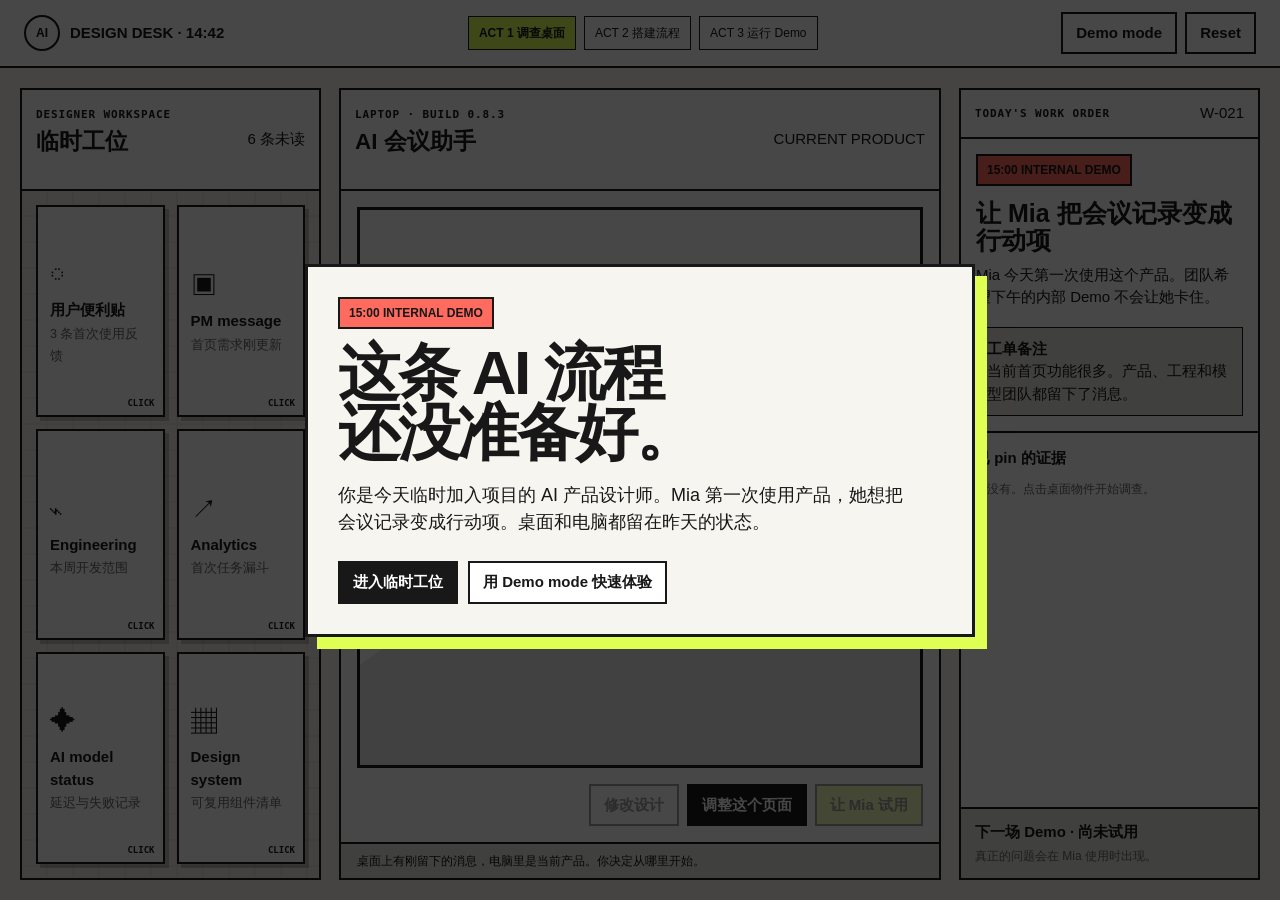
<file: docs/product/experience-design-gameplay/prototype/experience-design-gameplay-prototype.html>
<!doctype html>
<html lang="zh-CN">
<head>
  <meta charset="utf-8">
  <meta name="viewport" content="width=device-width,initial-scale=1">
  <title>AI 产品设计微任务｜Demo Day Rescue</title>
  <style>
    :root{--ink:#181818;--muted:#666;--paper:#f7f5ef;--white:#fff;--soft:#e8e6df;--mid:#c8c5bb;--lime:#dfff55;--danger:#ff6b5f;--ok:#a8e6a1;--shadow:8px 8px 0 var(--ink)}
    *{box-sizing:border-box}html{min-height:100%;background:var(--ink)}body{margin:0;min-height:100vh;background:var(--paper);color:var(--ink);font:15px/1.5 "Segoe UI","PingFang SC","Microsoft YaHei",sans-serif}button{font:inherit;color:inherit}button:focus-visible,[tabindex]:focus-visible{outline:4px solid var(--lime);outline-offset:3px}.hidden{display:none!important}
    .app{min-height:100vh;display:grid;grid-template-rows:auto 1fr}.topbar{min-height:68px;border-bottom:2px solid var(--ink);display:flex;gap:18px;align-items:center;justify-content:space-between;padding:10px 24px;background:var(--white);position:sticky;top:0;z-index:20}.brand{display:flex;align-items:center;gap:10px;font-weight:800}.brand-mark{width:36px;height:36px;border:2px solid;border-radius:50%;display:grid;place-items:center;font-size:12px}.act-lights{display:flex;gap:8px;flex-wrap:wrap;justify-content:center}.act-light{border:1.5px solid;padding:7px 10px;background:#fff;font-size:12px}.act-light.active{background:var(--lime);font-weight:800}.act-light.done::before{content:"✓ ";font-weight:900}.toolbar{display:flex;gap:8px}.tool-btn,.btn{border:2px solid var(--ink);background:var(--white);min-height:42px;padding:8px 13px;font-weight:750;cursor:pointer}.tool-btn:hover,.btn:hover{transform:translate(-2px,-2px);box-shadow:3px 3px 0 var(--ink)}.btn.primary{background:var(--ink);color:#fff}.btn.accent{background:var(--lime);color:var(--ink)}.btn:disabled{cursor:not-allowed;opacity:.42;transform:none;box-shadow:none}
    .workspace{display:grid;grid-template-columns:minmax(250px,3fr) minmax(440px,6fr) minmax(260px,3fr);gap:18px;padding:20px;min-height:calc(100vh - 68px)}.panel{border:2px solid var(--ink);background:var(--white);min-width:0}.panel-head{border-bottom:2px solid;padding:12px 14px;display:flex;align-items:center;justify-content:space-between;gap:10px}.panel-kicker{font:800 11px/1.2 ui-monospace,Consolas,monospace;letter-spacing:.08em}.panel h2,.panel h3,.panel p{margin-top:0}.scene{display:grid;grid-template-rows:auto 1fr}.desk{padding:14px;background:linear-gradient(90deg,transparent 24px,#ddd9cc 25px,transparent 26px),linear-gradient(#f1eee5 24px,#ddd9cc 25px,#f1eee5 26px);background-size:26px 26px;display:grid;grid-template-columns:1fr 1fr;grid-auto-rows:minmax(112px,1fr);gap:12px}.object{position:relative;border:2px solid var(--ink);background:var(--white);padding:12px;text-align:left;cursor:pointer;box-shadow:4px 4px 0 rgba(24,24,24,.22);transition:.16s}.object:hover{transform:translate(-2px,-3px);box-shadow:6px 7px 0 var(--ink)}.object::after{content:"CLICK";position:absolute;right:8px;bottom:7px;font:800 9px ui-monospace,Consolas,monospace}.object.unread{animation:pulse 2.1s infinite}.object.read{background:var(--soft)}.object.read::after{content:"PINNED ✓"}.obj-icon{display:block;font-size:26px;margin-bottom:5px}.object b{display:block}.object small{color:var(--muted)}
    .laptop{display:grid;grid-template-rows:auto 1fr auto;min-height:640px}.screen{margin:16px;border:3px solid var(--ink);background:#eee;min-height:470px;position:relative;overflow:auto}.screen-home{height:100%;display:grid;place-items:center;padding:30px;text-align:center;background:linear-gradient(145deg,#fff 0 48%,#e8e8e8 48%)}.messy{width:min(390px,100%);border:2px solid;padding:18px;background:#fff;box-shadow:var(--shadow)}.messy-grid{display:grid;grid-template-columns:repeat(3,1fr);gap:7px;margin-top:15px}.messy-grid span{border:1.5px solid;padding:9px 3px;font-size:11px}.laptop-actions{padding:0 16px 16px;display:flex;gap:8px;justify-content:flex-end;flex-wrap:wrap}.status-line{padding:8px 16px;border-top:2px solid;background:var(--soft);font-size:12px}
    .mission{display:grid;grid-template-rows:auto auto 1fr auto}.mission-body{padding:15px}.deadline{display:inline-block;background:var(--danger);border:2px solid;padding:5px 9px;font-weight:900;font-size:12px}.mission h1{font-size:25px;line-height:1.08;margin:14px 0 10px}.project-note{margin-top:18px;border:1.5px solid;padding:10px;background:var(--soft)}.evidence{border-top:2px solid;padding:14px;min-height:165px}.evidence-list{display:grid;gap:7px;margin-top:10px}.evidence-chip{border:1px solid;padding:6px 8px;font-size:12px;background:var(--soft)}.mission-foot{border-top:2px solid;padding:12px 14px;background:var(--soft)}
    .brief{position:fixed;inset:0;background:rgba(0,0,0,.72);z-index:50;display:grid;place-items:center;padding:20px}.brief-card{width:min(670px,100%);border:3px solid;background:var(--paper);box-shadow:12px 12px 0 var(--lime);padding:30px}.brief-card h1{font-size:clamp(34px,6vw,62px);line-height:.98;letter-spacing:-.04em;margin:14px 0}.brief-card p{font-size:18px;max-width:570px}.brief-actions{display:flex;gap:10px;margin-top:25px;flex-wrap:wrap}
    .dialog-layer{position:fixed;inset:0;background:rgba(0,0,0,.58);z-index:60;display:grid;place-items:center;padding:18px}.dialog{width:min(520px,100%);border:3px solid;background:#fff;box-shadow:10px 10px 0 var(--lime);padding:22px}.dialog-tag{display:inline-block;border:1.5px solid;padding:4px 8px;font:800 11px ui-monospace,Consolas,monospace}.dialog h2{font-size:27px;margin:14px 0 9px}.dialog blockquote{margin:15px 0;background:var(--soft);border-left:6px solid;padding:14px;font-size:17px}.dialog-actions{display:flex;justify-content:flex-end;gap:8px;margin-top:20px}
    .design-ui{padding:14px}.design-header{display:flex;justify-content:space-between;align-items:center;margin-bottom:10px}.sprint-ticket{border:2px solid;padding:6px 9px;background:var(--lime);font-weight:800;max-width:235px}.tray{display:grid;grid-template-columns:repeat(4,1fr);gap:8px;margin-bottom:12px}.component{border:2px solid;background:#fff;min-height:70px;padding:8px;text-align:left;cursor:grab}.component:hover,.component.selected{background:var(--lime)}.component.selected{box-shadow:4px 4px 0 var(--ink)}.component.used{opacity:.35;cursor:not-allowed}.component small{display:block;color:var(--muted);font-size:10px}.component em{display:inline-block;margin-top:5px;border:1px solid;padding:1px 4px;font:700 9px ui-monospace,Consolas,monospace;font-style:normal}.zones{display:grid;grid-template-columns:1.3fr 1fr 1fr;gap:9px;min-height:300px}.zone{border:2px dashed var(--ink);background:#fafafa;padding:9px;min-height:260px}.zone.dragover,.zone.target{background:#f3ffd0}.zone.full{background:#eee}.zone h3{font-size:13px;border-bottom:1px solid;padding-bottom:6px}.zone p{font-size:11px;color:var(--muted)}.zone-count{float:right;border:1px solid;padding:1px 4px}.drop-choice{width:100%;border:2px solid;background:var(--lime);padding:8px;font-weight:800;cursor:pointer;margin:6px 0}.placed{border:2px solid;background:#fff;padding:8px;margin:8px 0;box-shadow:3px 3px 0 #aaa}.placed b{font-size:12px}.placed-actions{display:flex;gap:5px;margin-top:7px;flex-wrap:wrap}.mini{border:1px solid;background:#fff;font-size:10px;padding:3px 5px;cursor:pointer}.design-note{margin:10px 0 0;font-size:12px;color:var(--muted)}
    .test-ui{padding:18px;min-height:450px;display:grid;place-items:center}.phone{width:min(360px,100%);min-height:410px;border:3px solid;background:#fff;box-shadow:8px 8px 0 #bbb;padding:18px}.phone-top{display:flex;justify-content:space-between;border-bottom:2px solid;padding-bottom:8px;margin-bottom:16px}.user-say{background:var(--soft);border-left:5px solid;padding:10px;margin-bottom:14px}.test-stage{min-height:245px}.test-stage h2{font-size:20px}.fake-input,.result-card,.error-card,.progress-card{border:2px solid;padding:12px;margin:10px 0}.progress-track{height:10px;border:1px solid;margin:10px 0}.progress-track i{display:block;width:66%;height:100%;background:var(--ink);animation:loading 1.2s infinite alternate}.error-card{border-color:#b02c22;background:#fff0ee}.source-box{border:1px solid;padding:8px;margin-top:8px;background:var(--soft);font-size:12px}.test-controls{display:flex;gap:7px;flex-wrap:wrap;margin-top:13px}.live{font-size:12px;color:var(--muted)}
    .report-ui{padding:18px}.report-intro{border:2px solid;padding:12px;background:var(--lime);margin-bottom:12px}.report-grid{display:grid;grid-template-columns:1fr 1fr;gap:9px}.report-card{border:2px solid;padding:12px;background:#fff}.report-card.wide{grid-column:1/-1}.report-card h3{font-size:13px;text-transform:uppercase;letter-spacing:.07em}.report-card strong{font-size:20px}.signal-list{padding-left:18px}.reflection{margin:12px 0}.energy{display:flex;gap:6px;flex-wrap:wrap;margin-top:8px}.energy button.selected{background:var(--ink);color:#fff}.term{display:inline-block;border:1px solid;padding:4px 7px;margin:3px;font:700 11px ui-monospace,Consolas,monospace;background:var(--soft)}.report-actions{display:flex;gap:8px;justify-content:flex-end;margin-top:12px;flex-wrap:wrap}.toast{position:fixed;left:50%;bottom:20px;transform:translateX(-50%);background:var(--ink);color:#fff;border:2px solid var(--white);padding:10px 14px;z-index:80;box-shadow:5px 5px 0 var(--lime);max-width:min(520px,90vw);text-align:center}
    @keyframes pulse{50%{box-shadow:0 0 0 7px rgba(223,255,85,.7),4px 4px 0 rgba(24,24,24,.22)}}@keyframes loading{to{width:92%}}
    @media(max-width:1040px){.workspace{grid-template-columns:1fr 1.5fr}.mission{grid-column:1/-1}.tray{grid-template-columns:repeat(2,1fr)}}
    @media(max-width:720px){.topbar{position:static;align-items:flex-start}.act-lights{display:none}.toolbar{flex-direction:column}.workspace{grid-template-columns:1fr;padding:10px}.scene,.laptop,.mission{grid-column:auto}.desk{grid-template-columns:1fr 1fr}.laptop{min-height:580px}.screen{margin:10px}.tray{grid-template-columns:1fr 1fr}.zones{grid-template-columns:1fr}.zone{min-height:150px}.report-grid{grid-template-columns:1fr}.report-card.wide{grid-column:auto}.brief-card{padding:21px}}
    @media(max-width:430px){.desk,.tray{grid-template-columns:1fr}.brand span:last-child{display:none}}
    @media(prefers-reduced-motion:reduce){*,*::before,*::after{animation:none!important;scroll-behavior:auto!important;transition:none!important}}
  </style>
</head>
<body>
  <div class="app">
    <header class="topbar">
      <div class="brand"><span class="brand-mark">AI</span><span>DESIGN DESK · 14:42</span></div>
      <div class="act-lights" aria-label="任务阶段">
        <span class="act-light active" data-light="explore">ACT 1 调查桌面</span>
        <span class="act-light" data-light="design">ACT 2 搭建流程</span>
        <span class="act-light" data-light="test">ACT 3 运行 Demo</span>
      </div>
      <div class="toolbar"><button class="tool-btn" id="demoBtn">Demo mode</button><button class="tool-btn" id="resetBtn">Reset</button></div>
    </header>

    <main class="workspace">
      <section class="panel scene" aria-labelledby="sceneTitle">
        <div class="panel-head"><div><span class="panel-kicker">DESIGNER WORKSPACE</span><h2 id="sceneTitle">临时工位</h2></div><span id="clueCount">有新消息</span></div>
        <div class="desk">
          <button class="object unread" data-object="user"><span class="obj-icon">◌</span><b>用户便利贴</b><small>3 条首次使用反馈</small></button>
          <button class="object unread" data-object="pm"><span class="obj-icon">▣</span><b>PM message</b><small>首页需求刚更新</small></button>
          <button class="object unread" data-object="engineering"><span class="obj-icon">⌁</span><b>Engineering</b><small>本周开发范围</small></button>
          <button class="object unread" data-object="analytics"><span class="obj-icon">↗</span><b>Analytics</b><small>首次任务漏斗</small></button>
          <button class="object unread" data-object="model"><span class="obj-icon">✦</span><b>AI model status</b><small>延迟与失败记录</small></button>
          <button class="object unread" data-object="system"><span class="obj-icon">▦</span><b>Design system</b><small>可复用组件清单</small></button>
        </div>
      </section>

      <section class="panel laptop" aria-labelledby="laptopTitle">
        <div class="panel-head"><div><span class="panel-kicker">LAPTOP · BUILD 0.8.3</span><h2 id="laptopTitle">AI 会议助手</h2></div><span id="modeLabel">CURRENT PRODUCT</span></div>
        <div class="screen" id="productScreen">
          <div class="screen-home">
            <div class="messy"><span class="panel-kicker">CURRENT HOME</span><h2>欢迎使用全能 AI 助手</h2><p>当前首页把每个功能都当成第一入口。</p><div class="messy-grid"><span>会议总结</span><span>行动项</span><span>翻译</span><span>问答</span><span>模板</span><span>历史记录</span></div></div>
          </div>
        </div>
        <div><div class="laptop-actions"><button class="btn" id="backDesignBtn" disabled>修改设计</button><button class="btn primary" id="designBtn">调整这个页面</button><button class="btn accent" id="runBtn" disabled>让 Mia 试用</button></div><div class="status-line" id="statusLine" aria-live="polite">桌面上有刚留下的消息，电脑里是当前产品。你决定从哪里开始。</div></div>
      </section>

      <aside class="panel mission" aria-labelledby="missionTitle">
        <div class="panel-head"><span class="panel-kicker">TODAY'S WORK ORDER</span><span>W-021</span></div>
        <div class="mission-body"><span class="deadline">15:00 INTERNAL DEMO</span><h1 id="missionTitle">让 Mia 把会议记录变成行动项</h1><p>Mia 今天第一次使用这个产品。团队希望下午的内部 Demo 不会让她卡住。</p><div class="project-note"><b>工单备注</b><br>当前首页功能很多。产品、工程和模型团队都留下了消息。</div></div>
        <div class="evidence"><b>已 pin 的证据</b><div class="evidence-list" id="evidenceList"><span class="live">还没有。点击桌面物件开始调查。</span></div></div>
        <div class="mission-foot"><b id="readiness">下一场 Demo · 尚未试用</b><br><span class="live" id="behaviorHint">真正的问题会在 Mia 使用时出现。</span></div>
      </aside>
    </main>
  </div>

  <div class="brief" id="brief">
    <article class="brief-card"><span class="deadline">15:00 INTERNAL DEMO</span><h1>这条 AI 流程<br>还没准备好。</h1><p>你是今天临时加入项目的 AI 产品设计师。Mia 第一次使用产品，她想把会议记录变成行动项。桌面和电脑都留在昨天的状态。</p><div class="brief-actions"><button class="btn primary" id="startBtn">进入临时工位</button><button class="btn" id="briefDemoBtn">用 Demo mode 快速体验</button></div></article>
  </div>

  <div class="dialog-layer hidden" id="dialogLayer">
    <div class="dialog" role="dialog" aria-modal="true" aria-labelledby="dialogTitle"><span class="dialog-tag" id="dialogTag"></span><h2 id="dialogTitle"></h2><blockquote id="dialogQuote"></blockquote><p id="dialogBody"></p><div class="dialog-actions"><button class="btn" id="dialogClose">放回桌面</button><button class="btn primary" id="dialogPin">Pin 到证据板</button></div></div>
  </div>
  <div class="toast hidden" id="toast" role="status"></div>

  <script>
    (()=>{
      'use strict';
      const objectData={
        user:{tag:'USER FEEDBACK',title:'第一次打开，不知道先做什么',quote:'“我只想把会议记录变成行动项，但首页每个按钮都像主功能。”',body:'三位新用户都先在首页停留，随后随机点击。核心问题不是功能不够，而是主任务不明显。',chip:'用户：核心入口不清楚'},
        pm:{tag:'PM MESSAGE',title:'六个入口都想在 Demo 里露出',quote:'“看起来丰富一点，会议总结、行动项、翻译、问答、模板、历史都放首页吧。”',body:'这是业务展示诉求，但它与新用户的单一目标冲突。设计师需要建立层级，不是照单全收。',chip:'PM：希望首页显得丰富'},
        engineering:{tag:'ENGINEERING TICKET',title:'本周最多新增 5 个组件',quote:'“按钮、状态条和结果卡可复用；新交互超过 5 个就赶不上 Demo。”',body:'组件预算是硬约束。优先解决关键流程，不能把所有好想法都塞进本轮。',chip:'工程：最多 5 个组件'},
        analytics:{tag:'ANALYTICS',title:'38% 新用户没有完成首次生成',quote:'首次进入 100% → 粘贴内容 62% → 点击生成 51% → 查看结果 46%',body:'最大流失发生在“进入 → 找到输入”。数据能定位症状，但还需要用户反馈解释原因。',chip:'数据：38% 未开始首次生成'},
        model:{tag:'MODEL STATUS',title:'AI 需要时间，也会失败',quote:'典型等待 12–20 秒；约 8% 请求失败；结果可能需要人工核对。',body:'AI 体验必须让用户知道系统在做什么、依据是什么，以及出错后如何继续。',chip:'模型：长延迟 + 8% 失败'},
        system:{tag:'DESIGN SYSTEM',title:'已有组件可以快速复用',quote:'Input、Primary CTA、Progress、Result card、Source、Retry、History、Template',body:'今天不从零画界面。你的工作是挑选、建立层级、组合并测试关键组件。',chip:'系统：8 个可复用组件'}
      };
      const components={
        input:{name:'会议记录输入',desc:'让用户提供原始内容',build:'existing'},
        cta:{name:'生成行动项',desc:'触发核心任务',build:'existing'},
        progress:{name:'处理进度',desc:'显示 AI 正在做什么',build:'existing'},
        source:{name:'来源与依据',desc:'让结果可以核对',build:'existing'},
        retry:{name:'重试 / 修复输入',desc:'失败后重新开始',build:'new'},
        edit:{name:'人工编辑',desc:'让用户自己修正结果',build:'new'},
        regenerate:{name:'重新生成',desc:'换一个 AI 结果',build:'new'},
        history:{name:'历史记录',desc:'回看旧任务',build:'existing'},
        templates:{name:'模板入口',desc:'常用任务捷径',build:'existing'}
      };
      const zoneMeta={primary:{title:'用户一打开就看到',hint:'首屏空间很小，只能留下两个东西',capacity:2},support:{title:'生成过程中 / 结果旁',hint:'帮助 Mia 理解正在发生什么',capacity:2},recovery:{title:'只在出错时出现',hint:'正常情况下不占首页空间',capacity:1}};
      const state={act:'explore',view:'home',startedAt:0,visited:new Set(),pinned:new Set(),visitOrder:[],layout:{primary:[],support:[],recovery:[]},selectedComponent:null,testStep:0,testRuns:0,revisions:0,firstTestScore:null,lastScore:0,energy:null,energizing:null,frustrating:null,demo:false,events:[],testTimers:[]};
      const $=s=>document.querySelector(s), $$=s=>[...document.querySelectorAll(s)];
      let currentObject=null,lastFocus=null,toastTimer=null;
      function event(type,data={}){state.events.push({type,at:Date.now()-state.startedAt,...data})}
      function showToast(msg){const t=$('#toast');t.textContent=msg;t.classList.remove('hidden');clearTimeout(toastTimer);toastTimer=setTimeout(()=>t.classList.add('hidden'),2600)}
      function setAct(act){state.act=act;const order=['explore','design','test'];$$('[data-light]').forEach(el=>{const i=order.indexOf(el.dataset.light),now=order.indexOf(act);el.classList.toggle('active',el.dataset.light===act);el.classList.toggle('done',i<now)});}
      function openObject(id,auto=false){currentObject=id;lastFocus=document.activeElement;const d=objectData[id];state.visited.add(id);if(!state.visitOrder.includes(id))state.visitOrder.push(id);event('object_open',{id,auto});const el=$(`[data-object="${id}"]`);el.classList.remove('unread');el.classList.add('read');$('#dialogTag').textContent=d.tag;$('#dialogTitle').textContent=d.title;$('#dialogQuote').textContent=d.quote;$('#dialogBody').textContent=d.body;$('#dialogPin').textContent=state.pinned.has(id)?'已 Pin ✓':'Pin 到证据板';$('#dialogLayer').classList.remove('hidden');$('#dialogClose').focus();updateScene()}
      function closeDialog(){ $('#dialogLayer').classList.add('hidden');if(lastFocus&&lastFocus.focus)lastFocus.focus() }
      function pinCurrent(){if(!currentObject)return;state.pinned.add(currentObject);event('clue_pin',{id:currentObject});renderEvidence();$('#dialogPin').textContent='已 Pin ✓';showToast('证据已放到工作单旁边');setTimeout(closeDialog,260)}
      function updateScene(){const unread=6-state.visited.size;$('#clueCount').textContent=unread?`${unread} 条未读`:'消息已读';if(state.visited.size>=3&&state.act==='explore')$('#statusLine').textContent='你已经听到了几种不同的声音。继续看消息，或直接调整电脑里的产品。'}
      function renderEvidence(){const box=$('#evidenceList');box.innerHTML='';if(!state.pinned.size){box.innerHTML='<span class="live">还没有。点击桌面物件开始调查。</span>';return}state.visitOrder.filter(x=>state.pinned.has(x)).forEach(id=>{const e=document.createElement('span');e.className='evidence-chip';e.textContent=objectData[id].chip;box.appendChild(e)})}
      function usedIds(){return Object.values(state.layout).flat()}
      function newBehaviorIds(){return usedIds().filter(id=>components[id].build==='new')}
      function clearTestTimers(){state.testTimers.forEach(clearTimeout);state.testTimers=[]}
      function enterDesign(){clearTestTimers();if(state.view==='test'||state.view==='report')state.revisions++;state.view='design';state.selectedComponent=null;setAct('design');event('design_open',{clues:state.visited.size,revision:state.revisions});$('#modeLabel').textContent='DESIGN CANVAS';$('#designBtn').classList.add('hidden');$('#backDesignBtn').disabled=true;$('#runBtn').disabled=false;renderDesign()}
      function renderDesign(){const used=usedIds(),newUsed=newBehaviorIds();const tray=Object.entries(components).map(([id,c])=>`<button class="component ${used.includes(id)?'used':''} ${state.selectedComponent===id?'selected':''}" draggable="${!used.includes(id)}" data-component="${id}" ${used.includes(id)?'disabled':''}><b>${c.name}</b><small>${c.desc}</small><em>${c.build==='new'?'需要开发':'现有组件'}</em></button>`).join('');const zones=['primary','support','recovery'].map(z=>{const m=zoneMeta[z],full=state.layout[z].length>=m.capacity;return `<section class="zone ${state.selectedComponent&&!full?'target':''} ${full?'full':''}" data-zone="${z}"><h3>${m.title}<span class="zone-count">${state.layout[z].length}/${m.capacity}</span></h3><p>${m.hint}</p>${state.selectedComponent&&!full?`<button class="drop-choice" data-place="${z}">把“${components[state.selectedComponent].name}”放在这里</button>`:''}${state.layout[z].map(id=>placedHtml(id,z)).join('')}</section>`}).join('');$('#productScreen').innerHTML=`<div class="design-ui"><div class="design-header"><div><span class="panel-kicker">CURRENT SCREEN · 点击组件，再决定它出现的位置</span><h2>重新安排 Mia 会看到的页面</h2></div><span class="sprint-ticket">工程：本 sprint 只能开发 1 个新行为<br>${newUsed.length?`已选：${components[newUsed[0]].name}`:'尚未使用开发额度'}</span></div><div class="tray">${tray}</div><div class="zones">${zones}</div><p class="design-note">现有组件可以自由重排。空间满了就需要先移走一个；只有标记“需要开发”的行为会占工程额度。</p></div>`;bindDesign();updateCriteria()}
      function placedHtml(id,zone){return `<article class="placed" data-placed="${id}"><b>${components[id].name}</b><div class="placed-actions">${['primary','support','recovery'].filter(z=>z!==zone).map(z=>`<button class="mini" data-move="${z}" data-id="${id}">移到“${zoneMeta[z].title}”</button>`).join('')}<button class="mini" data-remove="${id}">移除</button></div></article>`}
      function canPlace(id,zone,moving=false){if(!components[id]||!zoneMeta[zone])return false;if(!moving&&usedIds().includes(id))return false;if(state.layout[zone].length>=zoneMeta[zone].capacity){showToast(`“${zoneMeta[zone].title}”已经没有空间。先移走一个。`);event('space_block',{id,zone});return false}if(components[id].build==='new'&&!newBehaviorIds().includes(id)&&newBehaviorIds().length>=1){showToast(`工程本 sprint 只能做一个新行为。先移除“${components[newBehaviorIds()[0]].name}”再换。`);event('engineering_block',{id});return false}return true}
      function addComponent(id,zone){if(!canPlace(id,zone))return;state.layout[zone].push(id);state.selectedComponent=null;event('component_add',{id,zone});renderDesign()}
      function moveComponent(id,to){const from=Object.keys(state.layout).find(z=>state.layout[z].includes(id));if(from===to)return;if(!canPlace(id,to,true))return;for(const z of Object.keys(state.layout))state.layout[z]=state.layout[z].filter(x=>x!==id);state.layout[to].push(id);event('component_move',{id,to});renderDesign()}
      function removeComponent(id){for(const z of Object.keys(state.layout))state.layout[z]=state.layout[z].filter(x=>x!==id);event('component_remove',{id});renderDesign()}
      function bindDesign(){$$('.component:not(.used)').forEach(el=>{el.addEventListener('click',()=>{state.selectedComponent=state.selectedComponent===el.dataset.component?null:el.dataset.component;event('component_select',{id:state.selectedComponent});renderDesign()});el.addEventListener('dragstart',e=>e.dataTransfer.setData('text/plain',el.dataset.component))});$$('[data-place]').forEach(b=>b.addEventListener('click',()=>addComponent(state.selectedComponent,b.dataset.place)));$$('.zone').forEach(z=>{z.addEventListener('dragover',e=>{e.preventDefault();z.classList.add('dragover')});z.addEventListener('dragleave',()=>z.classList.remove('dragover'));z.addEventListener('drop',e=>{e.preventDefault();z.classList.remove('dragover');addComponent(e.dataTransfer.getData('text/plain'),z.dataset.zone)})});$$('[data-move]').forEach(b=>b.addEventListener('click',()=>moveComponent(b.dataset.id,b.dataset.move)));$$('[data-remove]').forEach(b=>b.addEventListener('click',()=>removeComponent(b.dataset.remove)))}
      function criteria(){return{input:state.layout.primary.includes('input'),cta:state.layout.primary.includes('cta'),progress:state.layout.support.includes('progress'),source:state.layout.support.includes('source'),recovery:state.layout.recovery.some(x=>['retry','edit','regenerate'].includes(x))}}
      function updateCriteria(){const c=criteria();state.lastScore=Object.values(c).filter(Boolean).length;$('#readiness').textContent=state.testRuns?`下一场 Demo · 已试用 ${state.testRuns} 次`:'下一场 Demo · 尚未试用';return c}
      function startTest(){if(!usedIds().length){showToast('电脑里的页面还是空的。先放一些 Mia 能操作的东西。');return}clearTestTimers();state.view='test';state.testStep=0;state.testRuns++;if(state.testRuns>1)state.revisions=Math.max(1,state.revisions);setAct('test');event('test_start',{run:state.testRuns,layout:JSON.stringify(state.layout)});const c=updateCriteria();if(state.firstTestScore===null)state.firstTestScore=state.lastScore;$('#modeLabel').textContent=`MIA TRYING · RUN ${state.testRuns}`;$('#designBtn').classList.add('hidden');$('#backDesignBtn').disabled=false;$('#runBtn').disabled=true;renderTest(c)}
      function delayedReveal(selector,html,delay){state.testTimers.push(setTimeout(()=>{const el=$(selector);if(el){el.innerHTML=html;bindTest()}},delay))}
      function renderTest(c){clearTestTimers();let content='';if(state.testStep===0){content=`<h2>Mia 打开了产品</h2><div class="user-say">“我要把刚才的会议变成行动项…”</div>${c.input&&c.cta?'<div class="fake-input">会议记录已粘贴…</div><button class="btn primary" data-test-next>生成行动项</button>':`<div class="messy-grid"><span>历史记录</span><span>模板</span><span>其他功能</span></div><div id="consequence"><span class="live">Mia 正在页面里找入口…</span></div>`}`}
        if(state.testStep===1){content=c.progress?`<h2>AI 正在整理行动项</h2><div class="progress-card"><b>正在识别负责人和截止时间…</b><div class="progress-track"><i></i></div><span class="live">预计还需约 12 秒</span></div><button class="btn primary" data-test-next>结果出来了</button>`:`<h2>Mia 点击了“生成”</h2><div class="fake-input">会议记录已提交</div><div id="consequence"><span class="live">页面看起来没有任何变化…</span></div>`}
        if(state.testStep===2){content=`<h2>AI 给出了 6 个行动项</h2><div class="result-card"><b>1. 林然整理客户问题 · 周五</b><br>2. Mia 更新 Demo 脚本 · 明天${c.source?'<div class="source-box">依据：会议记录 02:14–03:08 · “Mia 明天先更新一版脚本”</div>':'<div id="sourceConsequence" class="user-say">“周五是原话吗？我不敢直接发给团队。”</div>'}</div><button class="btn primary" data-test-next>继续使用</button>`}
        if(state.testStep===3){content=c.recovery?`<h2>下一次生成失败了</h2><div class="error-card"><b>模型暂时不可用</b></div><div class="test-controls"><button class="btn primary" data-test-finish>${state.layout.recovery.includes('retry')?'重新尝试':state.layout.recovery.includes('edit')?'自己编辑上一版':'重新生成'}并结束试用</button></div>`:`<h2>下一次生成失败了</h2><div class="error-card"><b>模型暂时不可用</b></div><div id="consequence"><span class="live">Mia 在页面上寻找下一步…</span></div>`}
        $('#productScreen').innerHTML=`<div class="test-ui"><div class="phone"><div class="phone-top"><b>AI 会议助手</b><span>MIA · FIRST DAY</span></div><div class="test-stage">${content}</div><p class="live" aria-live="polite">Mia 正在使用你调整后的产品</p></div></div>`;bindTest();updateCriteria();
        if(state.testStep===0&&!(c.input&&c.cta))delayedReveal('#consequence','<div class="user-say">“我还是不知道从哪里开始。”</div><button class="btn" data-revise>回去改改她第一眼看到的页面</button>',1700);
        if(state.testStep===1&&!c.progress)delayedReveal('#consequence','<div class="user-say">“它收到我的内容了吗？要不要再点一次？”</div><button class="btn" data-revise>回去让等待过程看得见</button>',3200);
        if(state.testStep===3&&!c.recovery)delayedReveal('#consequence','<div class="user-say">“这里只有报错。我现在只能离开了。”</div><button class="btn" data-revise>回去给她留一条继续的路</button><button class="btn" data-test-finish>记录这个结果</button>',2000)}
      function bindTest(){$$('[data-test-next]').forEach(b=>b.addEventListener('click',()=>{state.testStep++;event('test_advance',{step:state.testStep});renderTest(criteria())}));$$('[data-revise]').forEach(b=>b.addEventListener('click',()=>{event('revision_choose',{from:state.testStep});enterDesign()}));$$('[data-test-finish]').forEach(b=>b.addEventListener('click',finishTest))}
      function finishTest(){clearTestTimers();event('test_finish',{observed:criteria()});state.view='report';$('#modeLabel').textContent='YOUR 6-MINUTE DESIGN REVIEW';$('#backDesignBtn').disabled=false;renderReport()}
      function workingObservations(){const before=state.events.find(e=>e.type==='design_open')?.clues??0;const roleNames=state.visitOrder.map(id=>objectData[id].tag.replace(' FEEDBACK','').replace(' TICKET','')).slice(0,4);const out=[];out.push(before>=3?`你在调整页面前先查看了 ${before} 条来自不同角色的信息。`:`你查看了 ${before} 条信息就开始动手，并用试用结果继续理解问题。`);if(roleNames.length)out.push(`你最先接触的信息顺序是：${roleNames.join(' → ')}。`);out.push(state.layout.primary.includes('input')&&state.layout.primary.includes('cta')?'你把“提供会议记录”和“生成行动项”留在了 Mia 第一眼能看到的位置。':'你没有把输入和生成同时放在首屏；Mia 的试用暴露了这个影响。');out.push(state.revisions?`测试后你返回修改了 ${state.revisions} 次，并重新让 Mia 试用。`:'你完成了第一次试用，但没有基于结果返回修改。');return out}
      function renderReport(){const c=updateCriteria(),did=[];if(state.visited.size)did.push(`查看了 ${state.visited.size} 条团队消息`);did.push('重新安排了 AI 会议助手的页面结构');if(c.progress)did.push('让 AI 的等待过程可见');if(c.source)did.push('给结果保留了核对依据');if(c.recovery)did.push('为失败状态留下继续路径');did.push(`让 Mia 实际试用了 ${state.testRuns} 次`);if(state.revisions)did.push(`根据试用结果修改了 ${state.revisions} 次`);const terms=['Information hierarchy · 信息层级','Prototype testing · 原型测试'];if(c.progress)terms.push('Interaction state · 交互状态');if(c.source)terms.push('Explainability · 结果可核对');if(c.recovery)terms.push('Failure recovery · 失败恢复');$('#productScreen').innerHTML=`<div class="report-ui"><div class="report-intro"><b>YOU WORKED AS A DESIGNER FOR A FEW MINUTES</b><h2>这是刚才发生的工作，不是一张职业成绩单。</h2><p>下面只复述你的实际行动，再由你判断这个过程是否值得继续探索。</p></div><div class="report-grid"><section class="report-card"><h3>What you just did</h3><strong>你把一个模糊问题变成了可试用的流程</strong><ul class="signal-list">${did.map(x=>`<li>${x}</li>`).join('')}</ul></section><section class="report-card"><h3>How you worked</h3><strong>我们观察到</strong><ul class="signal-list">${workingObservations().map(x=>`<li>${x}</li>`).join('')}</ul><p class="live">这些是本次行为记录，不代表固定能力或人格。</p></section><section class="report-card"><h3>How it felt</h3><div class="reflection"><b>整体感觉</b><div class="energy"><button class="btn" data-energy="up">越做越有劲</button><button class="btn" data-energy="steady">还算投入</button><button class="btn" data-energy="down">有点消耗</button></div></div><div class="reflection"><b>哪一段最有劲？</b><div class="energy"><button class="btn" data-engaging="explore">找线索</button><button class="btn" data-engaging="arrange">整理页面</button><button class="btn" data-engaging="test">看 Mia 试用</button><button class="btn" data-engaging="revise">修改再试</button></div></div><div class="reflection"><b>哪一段最烦？</b><div class="energy"><button class="btn" data-frustrating="messages">读团队消息</button><button class="btn" data-frustrating="tradeoff">做取舍</button><button class="btn" data-frustrating="failure">处理失败</button><button class="btn" data-frustrating="none">没有明显烦点</button></div></div><p id="energyNote">这些感受只由你定义，不会被换算成能力分数。</p></section><section class="report-card"><h3>What designers call this</h3><strong>原来刚才这些就是设计工作</strong><div>${terms.map(x=>`<span class="term">${x}</span>`).join('')}</div><p>真实工作里，设计师还会访谈更多用户、画更细的原型、和工程师评审，并在上线前做 Design QA。</p></section><section class="report-card wide"><h3>Continue exploring?</h3><strong>不判断“适不适合”，只判断“值不值得再试”</strong><p>如果你喜欢刚才整理复杂信息、观察用户反应、在限制下反复修改流程的过程，AI 产品设计值得继续探索。如果你做得不错但觉得消耗，也同样是有价值的职业发现。</p></section></div><div class="report-actions"><button class="btn" data-report-revise>带着观察再改一次</button><button class="btn primary" data-report-reset>重新体验</button></div></div>`;bindReport();$('#statusLine').textContent='你刚才的工作已按行动、工作方式和主观感受分开回放。'}
      function bindReport(){$$('[data-energy]').forEach(b=>b.addEventListener('click',()=>{state.energy=b.dataset.energy;event('energy',{value:state.energy});$$('[data-energy]').forEach(x=>x.classList.toggle('selected',x===b));$('#energyNote').textContent={up:'你说这段过程让你更有劲。记住是哪些动作带来这种感觉。',steady:'你能投入完成，但还需要更多场景判断是否喜欢日常节奏。',down:'你说这段过程有些消耗。表现和喜欢是两件事。'}[state.energy]}));$$('[data-engaging]').forEach(b=>b.addEventListener('click',()=>{state.energizing=b.dataset.engaging;$$('[data-engaging]').forEach(x=>x.classList.toggle('selected',x===b));event('energizing',{value:state.energizing})}));$$('[data-frustrating]').forEach(b=>b.addEventListener('click',()=>{state.frustrating=b.dataset.frustrating;$$('[data-frustrating]').forEach(x=>x.classList.toggle('selected',x===b));event('frustrating',{value:state.frustrating})}));$('[data-report-revise]').addEventListener('click',enterDesign);$('[data-report-reset]').addEventListener('click',reset)}
      function demoMode(){reset(false);state.demo=true;$('#brief').classList.add('hidden');state.startedAt=Date.now();['user','engineering','model'].forEach(id=>{state.visited.add(id);state.visitOrder.push(id);state.pinned.add(id);const el=$(`[data-object="${id}"]`);el.classList.remove('unread');el.classList.add('read')});state.layout.primary=['input','cta'];state.layout.support=['progress','source'];renderEvidence();updateScene();enterDesign();showToast('Demo mode：团队信息和一个尚未处理失败状态的页面已经准备好。')}
      function reset(showBrief=true){clearTestTimers();state.act='explore';state.view='home';state.startedAt=Date.now();state.visited.clear();state.pinned.clear();state.visitOrder=[];state.layout={primary:[],support:[],recovery:[]};state.selectedComponent=null;state.testStep=0;state.testRuns=0;state.revisions=0;state.firstTestScore=null;state.lastScore=0;state.energy=null;state.energizing=null;state.frustrating=null;state.demo=false;state.events=[];currentObject=null;$$('.object').forEach(x=>{x.classList.add('unread');x.classList.remove('read')});renderEvidence();updateScene();setAct('explore');$('#modeLabel').textContent='CURRENT PRODUCT';$('#designBtn').classList.remove('hidden');$('#designBtn').disabled=false;$('#backDesignBtn').disabled=true;$('#runBtn').disabled=true;$('#statusLine').textContent='桌面上有刚留下的消息，电脑里是当前产品。你决定从哪里开始。';$('#readiness').textContent='下一场 Demo · 尚未试用';$('#productScreen').innerHTML='<div class="screen-home"><div class="messy"><span class="panel-kicker">CURRENT HOME</span><h2>欢迎使用全能 AI 助手</h2><p>当前首页把每个功能都当成第一入口。</p><div class="messy-grid"><span>会议总结</span><span>行动项</span><span>翻译</span><span>问答</span><span>模板</span><span>历史记录</span></div></div></div>';$('#brief').classList.toggle('hidden',!showBrief);closeDialog()}
      $$('.object').forEach(b=>b.addEventListener('click',()=>openObject(b.dataset.object)));$('#dialogClose').addEventListener('click',closeDialog);$('#dialogPin').addEventListener('click',pinCurrent);$('#dialogLayer').addEventListener('click',e=>{if(e.target===$('#dialogLayer'))closeDialog()});document.addEventListener('keydown',e=>{if(e.key==='Escape'&&!$('#dialogLayer').classList.contains('hidden'))closeDialog()});$('#startBtn').addEventListener('click',()=>{state.startedAt=Date.now();$('#brief').classList.add('hidden');event('mission_start');$('.object').focus()});$('#briefDemoBtn').addEventListener('click',demoMode);$('#demoBtn').addEventListener('click',demoMode);$('#resetBtn').addEventListener('click',()=>reset(true));$('#designBtn').addEventListener('click',enterDesign);$('#backDesignBtn').addEventListener('click',enterDesign);$('#runBtn').addEventListener('click',startTest);
      reset(true);
    })();
  </script>
</body>
</html>
</file>
<file: front/css/styles.css>
﻿:root { --ink:#1e1e1e; --muted:#6d6d6d; --line:#bbb; --soft:#f1f1f1; --paper:#fff; --shade:#dedede; }
    * { box-sizing:border-box; }
    html,body { width:100%; height:100%; min-height:100dvh; overflow:hidden; overscroll-behavior:none; }
    body { margin:0; background:#fff; color:var(--ink); font:14px/1.5 Arial,"PingFang SC","Microsoft YaHei",sans-serif; }
    button,input,textarea,select { font:inherit; }
    button { cursor:pointer; color:var(--ink); }
    .shell { width:100vw; height:100vh; height:100dvh; min-height:0; margin:0; background:var(--paper); border:0; position:relative; overflow:hidden; }
    .intro { position:absolute; z-index:30; inset:0; display:grid; place-items:center; background:#fff; text-align:center; cursor:pointer; transition:opacity .45s ease, visibility .45s ease; }
    .intro.hide { opacity:0; visibility:hidden; pointer-events:none; }
    .intro-inner { width:min(680px,80%); }
    .intro-mark { width:104px; height:104px; border:3px solid var(--ink); border-radius:50%; display:grid; place-items:center; margin:0 auto 26px; font-size:25px; font-weight:700; animation:introPulse 1.8s ease-in-out infinite; }
    .intro-line { height:2px; width:100%; background:var(--ink); margin:30px 0 17px; transform-origin:left; animation:introLine .9s ease both; }
    .intro-hint { display:inline-block; margin-top:26px; border:1.5px solid var(--ink); padding:9px 18px; font-size:13px; animation:introPulse 1.8s .5s ease-in-out infinite; }
    @keyframes introPulse { 50% { transform:scale(.92); opacity:.55; } }
    @keyframes introLine { from { transform:scaleX(0); } to { transform:scaleX(1); } }
    .nav { height:76px; border-bottom:2px solid var(--ink); display:flex; align-items:center; justify-content:space-between; padding:0 42px; }
    .brand { display:flex; align-items:center; gap:12px; font-size:18px; font-weight:700; }
    .logo { width:28px; height:28px; border:2px solid; border-radius:7px; display:grid; place-items:center; font-size:11px; }
    .links { display:flex; gap:28px; align-items:center; }
    .links button { background:none; border:0; padding:10px 0; }
    .links button.active { border-bottom:2px solid; font-weight:700; }
    .screen { display:none; height:calc(100vh - 76px); height:calc(100dvh - 76px); min-height:0; overflow-y:auto; overscroll-behavior:contain; padding:58px 90px 76px; }
    .screen.active { display:block; }
    h1,h2,h3,p { margin-top:0; }
    h1 { font-size:34px; line-height:1.25; margin-bottom:12px; }
    h2 { font-size:24px; margin-bottom:8px; }
    h3 { margin-bottom:7px; }
    .subtitle { color:var(--muted); font-size:16px; }
    .btn { border:2px solid var(--ink); background:var(--ink); color:#fff; padding:12px 20px; min-width:130px; font-weight:700; }
    .btn.ghost { background:#fff; color:var(--ink); }
    .btn.small { min-width:auto; padding:8px 13px; font-size:13px; }
    .hero { width:100%; text-align:center; }
    #home { padding:0; scroll-snap-type:y mandatory; scroll-behavior:smooth; }
    #home.active { display:block; }
    .home-panel { min-height:100%; scroll-snap-align:start; scroll-snap-stop:always; position:relative; overflow:hidden; }
    .warmup-panel { display:grid; place-items:center; padding:40px 72px; background:#fff; }
    .warmup-canvas { width:min(1180px,100%); height:min(680px,76vh); min-height:470px; position:relative; display:grid; place-items:center; }
    .warmup-center { width:min(760px,72%); position:relative; z-index:2; text-align:center; }
    .warmup-kicker { display:inline-block; border:1.5px solid var(--ink); padding:7px 12px; margin-bottom:24px; font-size:12px; letter-spacing:.08em; }
    .warmup-center h1 { font-size:clamp(32px,3.3vw,52px); line-height:1.2; margin-bottom:18px; }
    .warmup-center .subtitle { max-width:620px; margin:0 auto; }
    .thought-bubble { position:absolute; z-index:1; display:inline-flex; align-items:center; min-height:48px; padding:11px 19px; border:2px solid var(--ink); border-radius:999px; background:#f2f2f2; font-weight:700; box-shadow:5px 5px 0 #d0d0d0; pointer-events:none; animation:bubbleFloat 4.6s ease-in-out infinite; }
    .thought-bubble::before { content:'○'; margin-right:8px; font-size:12px; }
    .thought-bubble:nth-of-type(1) { left:3%; top:10%; --drift:-5px; }
    .thought-bubble:nth-of-type(2) { right:1%; top:14%; --drift:7px; animation-delay:-1.1s; }
    .thought-bubble:nth-of-type(3) { left:0; top:46%; --drift:6px; animation-delay:-2.6s; }
    .thought-bubble:nth-of-type(4) { right:0; top:48%; --drift:-6px; animation-delay:-.7s; }
    .thought-bubble:nth-of-type(5) { left:9%; bottom:10%; --drift:5px; animation-delay:-3.2s; }
    .thought-bubble:nth-of-type(6) { right:9%; bottom:8%; --drift:-7px; animation-delay:-1.9s; }
    @keyframes bubbleFloat { 0%,100% { transform:translateY(0); } 50% { transform:translateY(var(--drift)); } }
    .warmup-note { position:absolute; bottom:7px; left:50%; transform:translateX(-50%); width:100%; text-align:center; color:var(--muted); font-size:13px; }
    .warmup-note::after { content:'↓'; display:block; color:var(--ink); font-size:22px; margin-top:7px; animation:scrollCue 1.7s ease-in-out infinite; }
    @keyframes scrollCue { 50% { transform:translateY(6px); } }
    .home-entry-panel { display:grid; place-items:center; padding:50px 90px 64px; background:#fafafa; border-top:2px solid var(--ink); }
    .home-entry-panel .hero { max-width:980px; }
    .home-entry-panel .entry-grid { margin-top:clamp(54px,9vh,105px); }
    .entry-grid { display:grid; grid-template-columns:1fr 1fr; gap:22px; max-width:880px; margin:auto; text-align:left; }
    .card { border:2px solid var(--ink); background:#fff; padding:24px; }
    .entry-card { min-height:202px; display:flex; flex-direction:column; align-items:flex-start; }
    .entry-card p { flex:1; color:var(--muted); }
    .page-top { display:flex; justify-content:space-between; align-items:flex-start; margin-bottom:35px; }
    .back { border:0; background:none; padding:4px 0; font-weight:700; }
    .steps { display:flex; align-items:center; gap:8px; color:var(--muted); }
    .dot { height:10px; width:10px; border:1px solid var(--ink); border-radius:50%; }
    .dot.on { background:var(--ink); }
    .form { max-width:740px; margin:35px auto 0; }
    .field { margin:22px 0; }
    label,.field-label { display:block; font-weight:700; margin-bottom:8px; }
    input,textarea,select { width:100%; border:2px solid var(--ink); padding:12px 13px; background:#fff; outline:none; }
    textarea { min-height:106px; resize:vertical; }
    .chips { display:flex; gap:9px; flex-wrap:wrap; }
    .chip { border:1.5px solid var(--ink); background:#fff; padding:8px 12px; }
    .chip.selected { background:var(--ink); color:#fff; }
    .form-actions { display:flex; justify-content:flex-end; margin-top:34px; }
    .loading { min-height:650px; display:grid; place-content:center; text-align:center; }
    .loading-icon { width:72px; height:72px; border:3px solid var(--ink); border-radius:50%; display:grid; place-items:center; margin:auto auto 24px; font-size:28px; }
    .bar { height:14px; width:440px; max-width:75vw; border:2px solid var(--ink); margin:26px auto 9px; background:#fff; }
    .bar > span { display:block; height:100%; background:var(--ink); width:70%; transition:width .25s; }
    .loading-list { display:grid; gap:10px; text-align:left; width:350px; max-width:75vw; margin:28px auto 0; color:var(--muted); }
    .loading-list > div::before { content:'○'; color:var(--muted); display:inline-block; width:23px; }
    .loading-list > .done::before { content:'✓'; color:var(--ink); font-weight:bold; }
    #recommend { text-align:center; }
    #recommend > h1 { margin-bottom:7px; }
    .recommendations { min-height:clamp(380px,52vh,500px); max-width:1080px; margin:24px auto 0; display:flex; justify-content:center; align-items:center; padding:28px 48px 44px; overflow:visible; }
    .recommend-card { --r:0deg; --y:0px; position:relative; flex:0 0 clamp(285px,26vw,350px); height:clamp(340px,45vh,420px); margin-left:clamp(-75px,-4vw,-48px); padding:25px 24px 21px; border:2px solid var(--ink); background:#eee; box-shadow:8px 9px 0 rgba(0,0,0,.16); text-align:left; display:flex; flex-direction:column; transform:translateY(var(--y)) rotate(var(--r)); transform-origin:50% 88%; transition:transform .2s ease,box-shadow .2s ease,z-index 0s; }
    .recommend-card:first-child { margin-left:0; --r:-5deg; --y:13px; z-index:1; background:#e0e0e0; }
    .recommend-card:nth-child(2) { --r:0deg; --y:-10px; z-index:3; background:#c9c9c9; }
    .recommend-card:nth-child(3) { --r:5deg; --y:13px; z-index:2; background:#eeeeee; }
    .recommend-card:hover,.recommend-card:focus-within { z-index:8; transform:translateY(calc(var(--y) - 17px)) rotate(0deg); box-shadow:11px 14px 0 rgba(0,0,0,.2); }
    .recommend-meta { display:flex; align-items:center; justify-content:space-between; margin-bottom:18px; }
    .recommend-number { width:38px; height:38px; border:1.5px solid; border-radius:50%; display:grid; place-items:center; font-weight:700; }
    .recommend-label { border:1.5px solid; background:#fff; padding:5px 9px; font-size:12px; font-weight:700; }
    .recommend-card h2 { font-size:clamp(23px,1.8vw,30px); line-height:1.15; border-bottom:2px solid; padding-bottom:14px; margin-bottom:14px; }
    .recommend-card p { color:#4f4f4f; min-height:74px; margin-bottom:14px; }
    .recommend-card .tags { margin-bottom:14px; }
    .recommend-card .btn { width:100%; margin-top:auto; }
    .role-card { border:2px solid var(--ink); padding:20px; min-height:290px; display:flex; flex-direction:column; }
    .rank { display:flex; align-items:center; justify-content:space-between; }
    .rank strong { font-size:34px; }
    .match { border:1.5px solid; padding:4px 7px; font-weight:700; }
    .role-card p { color:var(--muted); flex:1; }
    .tags { display:flex; flex-wrap:wrap; gap:6px; margin-bottom:18px; }
    .tag { padding:4px 7px; border:1px solid #777; color:#555; font-size:12px; }
    .center-link { display:block; background:none; border:0; margin:30px auto 0; border-bottom:1px solid; padding:5px; }
    /* Figma node 280:233 — 探索岗位选择 */
    #roles {
      padding:0;
      text-align:left;
      overflow:hidden;
      background:#fff;
      background-image:none;
    }
    #roles.active { display:block; }
    .roles-explore {
      position:relative;
      width:100%;
      height:100%;
      min-height:calc(100dvh - 96px);
      background:#fff;
    }
    .roles-return-recommend {
      position:absolute;
      z-index:20;
      top:clamp(16px,2.6vh,28px);
      left:clamp(18px,4vw,58px);
      padding:7px 4px;
      border:0;
      border-bottom:2px solid #f2c94c;
      background:rgba(255,255,255,.9);
      font-weight:700;
    }
    .roles-explore-scene {
      position:relative;
      width:100%;
      max-width:1440px;
      margin:0 auto;
      height:100%;
      min-height:calc(100dvh - 96px);
      aspect-ratio:1440 / 909;
    }
    .roles-explore-floor-wrap {
      position:absolute;
      left:0;
      bottom:0;
      width:100%;
      height:47.74%;
      overflow:hidden;
      pointer-events:none;
      z-index:0;
    }
    .roles-explore-floor {
      position:absolute;
      left:0;
      top:-166.05%;
      width:100%;
      height:266.05%;
      max-width:none;
      object-fit:cover;
      object-position:center bottom;
      pointer-events:none;
    }
    .roles-explore-desk-stage {
      position:absolute;
      inset:0;
      pointer-events:none;
      z-index:1;
    }
    .roles-explore-desk-item {
      position:absolute;
      object-fit:contain;
      pointer-events:none;
      transform-origin:center center;
    }
    .roles-explore-node {
      position:absolute;
      width:9%;
      min-width:88px;
      max-width:130px;
      padding:0;
      border:0;
      background:transparent;
      cursor:pointer;
      z-index:8;
      transition:z-index 0s;
    }
    .roles-explore-node:hover,
    .roles-explore-node:focus-visible {
      z-index:10;
      outline:none;
    }
    .roles-explore-avatar {
      display:block;
      width:100%;
      aspect-ratio:1;
      transition:transform .28s cubic-bezier(.34,1.4,.64,1);
      transform-origin:center center;
    }
    .roles-explore-avatar img {
      width:100%;
      height:100%;
      display:block;
      object-fit:contain;
    }
    .roles-explore-node:hover .roles-explore-avatar,
    .roles-explore-node:focus-visible .roles-explore-avatar {
      transform:scale(1.18);
    }
    .roles-explore-bubble {
      position:absolute;
      display:block;
      pointer-events:none;
    }
    .roles-explore-bubble-bg {
      width:100%;
      height:auto;
      display:block;
    }
    .roles-explore-bubble-text {
      position:absolute;
      left:10%;
      right:8%;
      top:20%;
      font-size:clamp(11px,1.15vw,16px);
      line-height:1.35;
      color:#494949;
      font-family:"Microsoft YaHei","SimHei",sans-serif;
      text-align:center;
    }
    .roles-explore-bubble--ui {
      left:-42%;
      bottom:88%;
      width:min(210px,22vw);
    }
    .roles-explore-bubble--pm {
      left:-8%;
      bottom:92%;
      width:min(210px,22vw);
    }
    .roles-explore-bubble--dev {
      left:-12%;
      bottom:86%;
      width:min(210px,22vw);
    }
    .roles-explore-bubble--data {
      right:-28%;
      left:auto;
      bottom:90%;
      width:min(230px,24vw);
    }
    .roles-explore-bubble--ops {
      left:-8%;
      bottom:92%;
      width:min(240px,25vw);
    }
    .roles-explore-bubble--data .roles-explore-bubble-text {
      left:8%;
      right:10%;
    }
    @media (max-width:900px) {
      #roles { padding:0; }
      .roles-return-recommend { top:12px; left:14px; font-size:13px; }
      .roles-explore,
      .roles-explore-scene {
        min-height:calc(100dvh - 70px);
      }
      .roles-explore-node {
        min-width:64px;
        max-width:96px;
      }
      .roles-explore-bubble-text { font-size:10px; }
    }
    @media (max-width:800px) {
      #roles {
        overflow-x:hidden;
        overflow-y:auto;
      }
      .roles-explore {
        height:auto;
        min-height:100%;
      }
      .roles-explore-scene {
        display:grid;
        grid-template-columns:repeat(3,minmax(0,1fr));
        align-content:start;
        gap:22px 18px;
        height:auto;
        min-height:100%;
        padding:58px 24px 390px;
        aspect-ratio:auto;
        overflow:hidden;
      }
      .roles-explore-node {
        position:relative;
        left:auto !important;
        top:auto !important;
        display:flex;
        flex-direction:column;
        align-items:center;
        justify-self:stretch;
        width:100%;
        min-width:0;
        max-width:none;
        min-height:132px;
      }
      .roles-explore-avatar {
        width:clamp(78px,13vw,96px);
      }
      .roles-explore-bubble,
      .roles-explore-bubble--ui,
      .roles-explore-bubble--pm,
      .roles-explore-bubble--dev,
      .roles-explore-bubble--data,
      .roles-explore-bubble--ops {
        position:relative;
        inset:auto;
        width:min(100%,190px);
        margin:0 auto -2px;
      }
      .roles-explore-bubble-text {
        font-size:12px;
        line-height:1.35;
        white-space:normal;
        overflow-wrap:anywhere;
      }
      .roles-explore-floor-wrap {
        height:350px;
      }
      .roles-explore-desk-stage {
        inset:auto 0 0;
        height:360px;
      }
    }
    @media (max-width:520px) {
      .roles-explore-scene {
        grid-template-columns:repeat(2,minmax(0,1fr));
        gap:16px 14px;
        padding:52px 18px 340px;
      }
      .roles-explore-node {
        min-height:124px;
      }
      .roles-explore-node:last-child {
        grid-column:1 / -1;
        justify-self:center;
        width:calc((100% - 14px) / 2);
      }
      .roles-explore-avatar {
        width:78px;
      }
      .roles-explore-bubble,
      .roles-explore-bubble--ui,
      .roles-explore-bubble--pm,
      .roles-explore-bubble--dev,
      .roles-explore-bubble--data,
      .roles-explore-bubble--ops {
        width:min(100%,160px);
      }
      .roles-explore-floor-wrap {
        height:310px;
      }
      .roles-explore-desk-stage {
        height:320px;
      }
    }
    @media (prefers-reduced-motion:reduce) {
      .roles-explore-avatar { transition:none; }
      .roles-explore-node:hover .roles-explore-avatar,
      .roles-explore-node:focus-visible .roles-explore-avatar { transform:none; }
    }
    .fan-card { --r:0deg; --y:0px; position:relative; z-index:1; flex:0 0 clamp(210px,17vw,270px); height:clamp(310px,42vh,390px); margin-left:clamp(-58px,-3vw,-35px); padding:24px 22px 20px; border:2px solid var(--ink); background:#eee; box-shadow:7px 8px 0 rgba(0,0,0,.16); text-align:left; display:flex; flex-direction:column; transform:translateY(var(--y)) rotate(var(--r)); transform-origin:50% 90%; transition:transform .2s ease,box-shadow .2s ease,z-index 0s; }
    .fan-card:first-child { margin-left:0; --r:-7deg; --y:15px; background:#d9d9d9; }
    .fan-card:nth-child(2) { --r:-3deg; --y:4px; background:#f5f5f5; z-index:2; }
    .fan-card:nth-child(3) { --r:2deg; --y:-8px; background:#c9c9c9; z-index:3; }
    .fan-card:nth-child(4) { --r:5deg; --y:5px; background:#ececec; z-index:4; }
    .fan-card:nth-child(5) { --r:8deg; --y:18px; background:#d4d4d4; z-index:5; }
    .fan-card:hover,.fan-card:focus-within { z-index:9; transform:translateY(calc(var(--y) - 18px)) rotate(0deg); box-shadow:10px 14px 0 rgba(0,0,0,.2); }
    .fan-number { width:34px; height:34px; border:1.5px solid; border-radius:50%; display:grid; place-items:center; font-size:12px; font-weight:700; margin-bottom:18px; }
    .fan-card h2 { font-size:clamp(20px,1.5vw,27px); line-height:1.15; padding-bottom:13px; margin-bottom:12px; border-bottom:2px solid; }
    .fan-card p { color:#555; min-height:52px; margin-bottom:10px; }
    .fan-list { list-style:none; padding:0; margin:0 0 14px; font-size:13px; line-height:1.75; }
    .fan-list li::before { content:'＋'; margin-right:5px; font-weight:700; }
    .fan-card .btn { width:100%; margin-top:auto; padding:10px 8px; }
    .task-top { display:flex; justify-content:space-between; align-items:flex-start; border-bottom:2px solid var(--ink); padding-bottom:22px; margin-bottom:26px; }
    .task-top h3 { font-size:18px; }
    .task-progress { width:230px; text-align:center; }
    .task-progress .bar { width:230px; height:10px; margin:7px 0 0 auto; }
    .scenario { background:var(--soft); border:1.5px solid var(--ink); padding:14px; margin:15px 0 28px; }
    .question { max-width:800px; margin:auto; }
    .options { display:grid; gap:10px; margin:30px 0 30px; }
    .option { border:2px solid var(--ink); padding:14px; background:#fff; text-align:left; }
    .option.selected { background:var(--ink); color:white; }
    .task-actions { display:flex; justify-content:flex-end; }
    .ranking { display:grid; gap:9px; max-width:650px; margin:22px 0 30px; }
    .sort-item { display:grid; grid-template-columns:36px 1fr; align-items:center; border:2px solid; min-height:58px; background:#fff; cursor:grab; transition:transform .12s ease, background .12s ease, opacity .12s ease; }
    .sort-item:active { cursor:grabbing; }.sort-item.dragging { opacity:.35; }.sort-item.drag-over { background:var(--soft); transform:translateY(4px); }
    .handle { text-align:center; font-size:19px; color:#666; }
    .drag-tip { color:var(--muted); font-size:13px; margin-top:-10px; }
    .matching-board { display:grid; grid-template-columns:1fr 1fr; gap:150px; position:relative; min-height:360px; margin:25px 0; }
    .match-column { display:grid; align-content:start; gap:13px; z-index:1; }.match-column h3 { margin:0 0 4px; font-size:14px; }
    .match-item { min-height:48px; border:2px solid var(--ink); background:#fff; padding:11px 14px; display:flex; align-items:center; cursor:pointer; transition:background .14s ease,color .14s ease; }
    .match-item.selected { background:var(--ink); color:#fff; }.match-item.connected { background:var(--soft); }.match-item.target { justify-content:space-between; }.match-item.target::after { content:'○'; font-size:19px; }
    .match-lines { position:absolute; z-index:0; inset:36px 0 0; width:100%; height:calc(100% - 36px); pointer-events:none; overflow:visible; }.match-lines line { stroke:var(--ink); stroke-width:2.5; }.match-lines circle { fill:var(--ink); }
    .match-tip { color:var(--muted); font-size:13px; margin-top:-9px; }
    .evidence-grid { display:grid; grid-template-columns:1.1fr .9fr; gap:25px; margin:20px 0 28px; }
    .material { border:2px solid; padding:17px; background:var(--soft); }
    .material li { margin:12px 0; }
    .check-option { display:flex; gap:9px; align-items:flex-start; border:1.5px solid; padding:12px; margin-bottom:9px; }
    .check-option input { width:auto; margin-top:3px; }
    .report { max-width:1040px; margin:auto; }
    .report-header { display:flex; justify-content:space-between; align-items:center; }
    .summary { border:2px solid; display:grid; grid-template-columns:190px 1fr; gap:22px; margin:22px 0; padding:24px; }
    .score { font-size:20px; font-weight:700; text-align:center; border-right:1px solid; padding-right:20px; display:grid; place-content:center; line-height:1.35; }
    .score small { display:block; font-size:13px; font-weight:400; color:var(--muted); margin-top:6px; }
    .report-grid { display:grid; grid-template-columns:1.05fr .95fr; gap:20px; margin:20px 0; }
    .section { border:2px solid; padding:20px; }
    .section h3 { font-size:18px; }
    .radar-wrap { display:grid; grid-template-columns:1fr 160px; align-items:center; gap:8px; }
    .radar { width:260px; height:245px; position:relative; margin:auto; }
    .radar svg { width:100%; height:100%; overflow:visible; }
    .legend { display:grid; gap:9px; font-size:12px; }
    .key { display:flex; align-items:center; gap:7px; }.key i { width:24px; height:9px; display:inline-block; border-top:3px solid #222; }.key i.mine { border-color:#888; }
    .insight { border-left:5px solid var(--ink); padding:10px 12px; background:var(--soft); margin:9px 0; }
    .basis { padding-left:20px; margin:0; }.basis li { margin:9px 0; }
    .report-actions { display:flex; gap:12px; justify-content:center; margin-top:24px; }
    .tabs { display:flex; gap:10px; margin:25px 0 18px; }.tab { border:1.5px solid; background:#fff; padding:8px 15px; }.tab.active { background:#222;color:#fff; }
    .track-list { display:grid; gap:11px; }
    .track-item { display:grid; grid-template-columns:1.1fr 1.2fr .6fr auto; gap:15px; align-items:center; border:2px solid; padding:16px; }
    .status { display:inline-block; padding:3px 7px; border:1px solid; font-size:12px; }.status.completed { background:#222;color:#fff; }
    .trend { margin-top:24px; border:2px solid; padding:20px; }.trend-box { height:190px; position:relative; margin:12px 0 8px; border-left:2px solid;border-bottom:2px solid; background:linear-gradient(#eee 1px,transparent 1px); background-size:100% 47px; }.trend-box svg { position:absolute; inset:0; width:100%; height:100%; overflow:visible; }.ability { display:flex; flex-wrap:wrap; gap:10px; }.ability span { border:1px solid; padding:7px 10px; }
    .drawer-shade { display:none; position:absolute; inset:0; background:rgba(0,0,0,.22); z-index:10; }.drawer-shade.show { display:block; }.drawer { position:absolute; z-index:11; top:0; right:-420px; width:390px; height:100%; background:#fff; border-left:2px solid; padding:32px; transition:right .25s; }.drawer.show { right:0; }.drawer-head { display:flex; justify-content:space-between; }.close { border:0; background:#fff; font-size:24px; }.avatar { width:68px; height:68px; border:2px solid; border-radius:50%; display:grid;place-items:center;margin:30px 0 12px; }.profile-id { color:var(--muted); font-size:12px; }.drawer-menu { list-style:none; margin:32px 0; padding:0; border-top:1px solid; }.drawer-menu li { padding:15px 4px; border-bottom:1px solid; display:flex; justify-content:space-between; }.drawer-menu li::after { content:'›'; font-size:20px; }.drawer-menu .logout { margin-top:16px; border:1px solid; padding:12px; display:block; text-align:center; }
    @media (max-width:850px) { .shell{width:100%;margin:0;box-shadow:none;border:0}.nav{padding:0 20px}.links{gap:12px}.screen{padding:35px 24px}#home{padding:0}.warmup-panel{padding:25px 18px}.warmup-canvas{min-height:520px}.warmup-center{width:88%}.thought-bubble{font-size:12px;padding:8px 11px;min-height:38px}.thought-bubble:nth-of-type(1){left:0;top:4%}.thought-bubble:nth-of-type(2){right:0;top:13%}.thought-bubble:nth-of-type(3){left:0;top:65%}.thought-bubble:nth-of-type(4){right:0;top:72%}.thought-bubble:nth-of-type(5){left:5%;bottom:3%}.thought-bubble:nth-of-type(6){right:4%;bottom:11%}.home-entry-panel{padding:38px 24px}.home-entry-panel .entry-grid{margin-top:36px}.entry-grid,.report-grid,.evidence-grid{grid-template-columns:1fr}.recommendations{min-height:410px;justify-content:flex-start;overflow-x:auto;scroll-snap-type:x mandatory;padding:26px 16px 44px}.recommend-card,.recommend-card:first-child{flex:0 0 82vw;height:370px;margin-left:14px;transform:none;scroll-snap-align:center}.recommend-card:hover,.recommend-card:focus-within{transform:translateY(-8px)}.roles{min-height:390px;justify-content:flex-start;overflow-x:auto;scroll-snap-type:x mandatory;padding:25px 20px 42px}.fan-card,.fan-card:first-child{flex:0 0 78vw;height:350px;margin-left:14px;transform:none;scroll-snap-align:center}.fan-card:hover,.fan-card:focus-within{transform:translateY(-8px)}.task-top{display:block}.task-progress{text-align:left;margin-top:16px}.task-progress .bar{margin-left:0}.matching-board{grid-template-columns:1fr;gap:32px}.match-lines{display:none}.summary{grid-template-columns:1fr}.score{border-right:0;border-bottom:1px solid;padding:0 0 15px}.track-item{grid-template-columns:1fr}.radar-wrap{grid-template-columns:1fr} }
    @media (prefers-reduced-motion:reduce) { .thought-bubble,.warmup-note::after,.intro-mark,.intro-hint,.intro-line { animation:none; } #home { scroll-behavior:auto; } }

    /* Doodle paper theme — inspired by the supplied hand-drawn references */
    :root { --ink:#454149; --muted:#746f77; --line:#58535b; --soft:#f5eee4; --paper:#fffaf0; --shade:#e8dfd3; --coral:#ff6240; --yellow:#ffd15a; --mint:#67d6c8; --pink:#f58bb7; --violet:#bd91ef; --blue:#5ebfd7; }
    body { background:#171717; color:var(--ink); font-family:"Kaiti SC","STKaiti","KaiTi","Comic Sans MS",cursive; }
    .shell { background:var(--paper); }
    .shell::before { content:""; position:absolute; z-index:40; top:0; left:0; right:0; height:7px; background:linear-gradient(90deg,var(--coral),var(--yellow),var(--mint),var(--blue),var(--pink),var(--violet)); pointer-events:none; }
    .nav { position:relative; z-index:8; padding-top:5px; background:rgba(255,250,240,.96); border-bottom:2px dashed var(--line); }
    .brand,h1,h2,h3,.btn,.field-label,label { font-family:"Marker Felt","Kaiti SC","STKaiti","KaiTi","Comic Sans MS",cursive; }
    .brand { letter-spacing:.03em; }
    .logo { background:#fff0a8; border-color:var(--line); border-radius:45% 55% 43% 57%; transform:rotate(-4deg); box-shadow:2px 3px 0 #d9cfae; }
    .links button { font-weight:700; color:var(--ink); }
    .links button.active { border-bottom:4px solid var(--yellow); transform:rotate(-1deg); }
    .screen { background-color:var(--paper); background-image:radial-gradient(rgba(69,65,73,.075) 1px,transparent 1.2px); background-size:22px 22px; }
    h1 { color:#403c43; letter-spacing:.015em; }
    .subtitle { color:var(--muted); }
    .btn { background:var(--coral); color:#fff; border:2px solid var(--line); border-radius:5px 11px 6px 9px; box-shadow:5px 6px 0 #4a464e; transform:rotate(-1deg); transition:transform .16s ease,box-shadow .16s ease,filter .16s ease; }
    .btn:hover { transform:translateY(-3px) rotate(0deg); box-shadow:7px 9px 0 #4a464e; filter:saturate(1.08); }
    .btn.ghost { background:#fff8e9; color:var(--ink); }
    .back { color:var(--ink); border-bottom:2px solid var(--yellow); }
    .card,.role-card,.section,.summary,.trend,.track-item { border-color:var(--line); border-radius:8px 13px 7px 11px; box-shadow:5px 6px 0 rgba(69,65,73,.18); }
    .home-entry-panel { background:#fffaf0; border-top:2px dashed var(--line); }
    .home-entry-panel .warmup-kicker,.warmup-kicker { background:#fff2aa; border:0; border-bottom:4px solid var(--yellow); transform:rotate(-1deg); }
    .entry-card { position:relative; overflow:visible; background:#fff8eb; }
    .entry-card:first-child { background:linear-gradient(145deg,#fff7e5 0%,#ffe0d4 100%); transform:rotate(-1deg); }
    .entry-card:last-child { background:linear-gradient(145deg,#f6fff9 0%,#d9f5ef 100%); transform:rotate(1deg); }
    .entry-card::before { content:""; position:absolute; width:76px; height:20px; top:-11px; left:calc(50% - 38px); background:rgba(255,210,90,.72); border:1px solid rgba(120,100,55,.18); transform:rotate(-3deg); }
    .intro { background-color:#fffaf0; background-image:radial-gradient(rgba(69,65,73,.08) 1px,transparent 1.2px); background-size:22px 22px; }
    .intro-mark { background:#fff1a1; border-radius:46% 54% 42% 58%; box-shadow:5px 6px 0 #d9d0bb; }
    .intro-line { height:5px; border-radius:50%; background:linear-gradient(90deg,var(--coral),var(--yellow),var(--mint),var(--pink),var(--violet)); }
    .intro-hint { background:var(--coral); color:#fff; border:2px solid var(--line); box-shadow:4px 5px 0 var(--line); transform:rotate(-2deg); }
    .warmup-panel { background:#fffaf0; }
    .warmup-center h1 { text-shadow:2px 2px 0 #fff,4px 4px 0 rgba(255,209,90,.35); }
    .thought-bubble { border-color:var(--line); background:#fff1a8; box-shadow:4px 5px 0 rgba(69,65,73,.22); }
    .thought-bubble:nth-of-type(2),.thought-bubble:nth-of-type(5) { background:#ccefe8; }
    .thought-bubble:nth-of-type(3),.thought-bubble:nth-of-type(6) { background:#f7c8d9; }
    .thought-bubble:nth-of-type(4) { background:#ded0f5; }
    .form { position:relative; padding:30px; background:#f7f0e7; border:2px solid var(--line); border-radius:10px 16px 8px 14px; box-shadow:7px 8px 0 rgba(69,65,73,.18); }
    .form::before { content:""; position:absolute; width:84px; height:22px; top:-12px; right:36px; background:rgba(255,195,88,.7); transform:rotate(4deg); }
    input,textarea,select { background:#fffaf2; border-color:var(--line); border-radius:4px 8px 5px 7px; }
    input:focus,textarea:focus,select:focus { border-color:var(--coral); box-shadow:0 0 0 3px rgba(255,98,64,.16); }
    .chip,.tag,.tab { background:#fff8ea; border-color:var(--line); border-radius:3px 7px 4px 6px; }
    .chip:nth-child(3n+1),.tag:nth-child(3n+1) { background:#fff1b9; }
    .chip:nth-child(3n+2),.tag:nth-child(3n+2) { background:#d9f3ed; }
    .chip:nth-child(3n),.tag:nth-child(3n) { background:#f5d7e4; }
    .chip.selected,.tab.active { background:var(--coral); color:#fff; box-shadow:3px 4px 0 var(--line); }
    .loading-icon { background:#fff0a1; border-radius:44% 56% 50% 48%; box-shadow:5px 6px 0 #d9cfb6; }
    .bar { background:#fff8ea; border-radius:99px; overflow:hidden; }
    .bar > span { background:linear-gradient(90deg,var(--coral),var(--yellow),var(--mint)); }
    .recommend-card,.fan-card { border-color:var(--line); border-radius:7px 14px 8px 12px; box-shadow:8px 10px 0 rgba(69,65,73,.24); }
    .recommend-card::before,.fan-card::before { content:""; position:absolute; width:68px; height:20px; left:calc(50% - 34px); top:-12px; background:rgba(255,215,90,.76); transform:rotate(-3deg); border:1px solid rgba(100,80,50,.14); }
    .recommend-card:first-child,.fan-card:first-child { background:linear-gradient(145deg,#ffc760,#ff8a62); }
    .recommend-card:nth-child(2),.fan-card:nth-child(2) { background:linear-gradient(145deg,#78ddd1,#5cbfd8); }
    .recommend-card:nth-child(3),.fan-card:nth-child(3) { background:linear-gradient(145deg,#f49ac1,#c49aef); }
    .fan-card:nth-child(4) { background:linear-gradient(145deg,#ffe088,#ffb5a4); }
    .fan-card:nth-child(5) { background:linear-gradient(145deg,#a9ead5,#86c9ed); }
    .recommend-card h2,.fan-card h2 { border-bottom:2px dashed var(--line); }
    .recommend-label { background:#fff8df; border-radius:4px 8px 3px 7px; transform:rotate(2deg); }
    .recommend-number,.fan-number { background:rgba(255,255,255,.72); border-style:dashed; }
    .recommend-card .tag,.fan-card .tag { background:rgba(255,255,255,.68); }
    .fan-list li::before { color:#fff; text-shadow:1px 1px 0 var(--line); }
    .task-top { border-bottom:2px dashed var(--line); }
    .scenario,.material { background:#fff1ad; border-color:var(--line); transform:rotate(-.4deg); box-shadow:4px 5px 0 rgba(69,65,73,.17); }
    .option,.sort-item,.check-option,.match-item { background:#fffaf0; border-color:var(--line); border-radius:4px 9px 5px 7px; box-shadow:3px 4px 0 rgba(69,65,73,.14); }
    .option:hover,.sort-item:hover,.match-item:hover { background:#fff0b5; transform:translateY(-2px); }
    .option.selected,.match-item.selected { background:var(--coral); color:#fff; }
    .matching-board { background:rgba(255,255,255,.35); padding:16px; border:2px dashed rgba(69,65,73,.34); }
    .score { background:#fff0ad; border-right:2px dashed var(--line); }
    .section:nth-child(odd),.track-item:nth-child(odd) { background:#fff4df; }
    .section:nth-child(even),.track-item:nth-child(even) { background:#e3f5f0; }
    .insight { background:#fff0b9; border-left-color:var(--coral); transform:rotate(-.25deg); }
    .trend-box { background-color:#fffaf0; background-image:linear-gradient(rgba(69,65,73,.09) 1px,transparent 1px); }
    .ability span { background:#fff0b9; border-radius:4px 8px 5px 7px; }
    .drawer { background:#fff8ea; border-left:2px dashed var(--line); box-shadow:-9px 0 0 rgba(69,65,73,.15); }
    .avatar { background:#f7c8d9; border-radius:46% 54% 48% 52%; }
    .drawer-menu li { border-bottom:1px dashed var(--line); }
    @media (max-width:850px) { .nav { border-bottom-style:dashed; } .form { padding:20px; } .recommend-card,.fan-card { box-shadow:6px 7px 0 rgba(69,65,73,.2); } }

    /* Figma node 8:67 — 职业体验报告 */
    #report.active { height:100vh; height:100dvh; padding:0; }
    #report .report:not(.figma-report) { display:none; }
    .shell:has(#report.active) > .nav { display:none; }
    .figma-report { min-height:100%; max-width:none; background:#fff; color:#1e1e1e; font-family:"PingFang SC","Microsoft YaHei",sans-serif; }
    .figma-report-nav { width:min(1280px,calc(100% - 48px)); height:100px; margin:auto; display:flex; align-items:center; justify-content:space-between; }
    .figma-brand,.figma-user { display:flex; align-items:center; gap:44px; font-size:18px; font-weight:800; }
    .figma-brand img { width:62px; height:38px; object-fit:contain; object-position:left center; }
    .figma-brand span { position:relative; }.figma-brand .active::after { content:""; position:absolute; height:4px; border-radius:99px; background:#aac393; left:50%; bottom:-12px; transform:translateX(-50%); width:30px; }
    .figma-user { gap:12px; font-size:16px; }.figma-user img { width:46px; height:46px; border-radius:50%; }
    .figma-report-body { width:min(1280px,calc(100% - 48px)); margin:auto; padding:14px 0 72px; }
    .figma-hero { min-height:530px; display:grid; grid-template-columns:.88fr 1.12fr; align-items:center; gap:36px; }.figma-copy { padding:0 14px 0 18px; }.figma-report-return { display:flex; align-items:center; gap:18px; color:#aac393; font-size:16px; margin-bottom:25px; }
    .figma-back { border:0; background:transparent; color:#111; font:400 42px/1 Arial; padding:0; }.figma-eyebrow { margin:0; font-size:19px; }    .figma-copy h1 { color:#aac393; font-size:clamp(46px,5.25vw,72px); letter-spacing:-.06em; margin:0 0 12px; }
    .figma-hero-lead { margin:8px 0 0; font-size:19px; color:#20232a; }
    .figma-copy > p:last-child { max-width:440px; color:#494949; font-size:16px; line-height:1.9; margin-top:16px; }
    .figma-hero-art { display:block; width:100%; max-height:520px; object-fit:contain; object-position:center; }
    .figma-evidence-panel { min-height:420px; background:#f8fff2; border-radius:30px; padding:38px 48px; display:grid; grid-template-columns:minmax(280px,420px) 1fr; gap:40px; align-items:start; }
    .figma-evidence-left h2 { color:#779d56; font-size:32px; margin:0 0 18px; }
    .figma-radar-wrap { width:100%; max-width:369px; }
    .figma-radar-wrap svg { display:block; width:100%; height:auto; }
    .figma-evidence-panel h2 { color:#779d56; font-size:32px; margin:0; }
    .figma-evidence-copy h3 { color:#56703f; font-size:24px; margin:0 0 16px; line-height:1.35; }
    .figma-signal-list { display:flex; flex-direction:column; gap:18px; }
    .figma-signal-card { padding:0; border:0; background:transparent; }
    .figma-signal-head { display:flex; align-items:baseline; gap:10px; margin-bottom:8px; }
    .figma-signal-num { color:#aac393; font-size:15px; font-weight:800; letter-spacing:.04em; }
    .figma-signal-card h4 { margin:0; color:#39571f; font-size:20px; font-weight:800; }
    .figma-signal-card p { margin:0 0 6px; color:#39571f; font-size:15px; line-height:1.55; }
    .figma-signal-card p:last-child { margin-bottom:0; }
    .figma-signal-empty { color:#56703f; font-size:15px; line-height:1.7; margin:0; }
    .figma-evidence-toggle { margin-top:14px; padding:0; border:0; background:transparent; color:#779d56; font-size:15px; font-weight:700; cursor:pointer; text-decoration:underline; text-underline-offset:4px; }
    .figma-signal-list--all { margin-top:16px; padding-top:16px; border-top:1px dashed #c5d9b8; }
    .figma-signal-list--all.is-collapsed { display:none; }
    .figma-notice { color:#56703f; font-size:14px; margin-top:16px; }
    .figma-advice { padding:74px 0 12px; }.figma-advice > h2 { text-align:center; font-size:30px; margin-bottom:32px; }.figma-advice-grid { display:grid; grid-template-columns:repeat(4,1fr); gap:26px; }.figma-advice-card { min-height:420px; border-radius:22px; padding:30px 28px 18px; display:flex; flex-direction:column; overflow:hidden; }.figma-advice-card span { align-self:center; font-size:13px; padding:4px 12px; border-radius:20px; }.figma-advice-card h3 { text-align:center; font-size:24px; margin:28px 0 14px; }.figma-advice-card p { font-size:16px; line-height:1.75; min-height:84px; }.figma-advice-card img { width:76%; aspect-ratio:1/0.76; object-fit:cover; object-position:center; border-radius:9px; margin:auto auto 0; mix-blend-mode:multiply; }
    .figma-advice-card.coral { background:#fff4f4; }.figma-advice-card.coral span { background:#ffe2e2; color:#f05153; }.figma-advice-card.yellow { background:#fffee4; }.figma-advice-card.yellow span { background:#fffab2; color:#f5a949; }.figma-advice-card.blue { background:#ebfdff; }.figma-advice-card.blue span { background:#bfedff; color:#57b4fb; }.figma-advice-card.green { background:#f8fff2; }.figma-advice-card.green span { background:#d9f9e1; color:#66a95f; }
    .figma-report-actions { display:flex; justify-content:center; gap:16px; padding-top:46px; }.figma-report-actions button { padding:13px 24px; border-radius:99px; font-weight:700; }.figma-secondary { background:#fff; border:1px solid #aac393; color:#779d56; }.figma-primary { background:#aac393; border:1px solid #aac393; color:#fff; }
    @media (max-width:850px) { .figma-report-nav,.figma-report-body { width:min(100% - 32px,1280px); }.figma-report-nav { height:70px; }.figma-brand { gap:20px; font-size:14px; }.figma-brand img { width:44px; }.figma-user b,.figma-brand span:nth-of-type(3) { display:none; }.figma-user img { width:34px; height:34px; }.figma-hero { grid-template-columns:1fr; gap:8px; min-height:0; padding-top:20px; }.figma-copy { padding:0 4px; }.figma-copy h1 { font-size:48px; }.figma-hero-art { max-height:310px; }.figma-evidence-panel { grid-template-columns:1fr; gap:6px; padding:26px 24px; min-height:0; }.figma-evidence-panel h2 { font-size:25px; }.figma-evidence-copy h3 { margin-top:14px; font-size:22px; }.figma-evidence-copy ul { font-size:15px; line-height:1.8; }.figma-advice { padding-top:48px; }.figma-advice > h2 { font-size:23px; }.figma-advice-grid { grid-template-columns:1fr 1fr; gap:12px; }.figma-advice-card { min-height:330px; padding:20px 14px 12px; border-radius:15px; }.figma-advice-card h3 { font-size:17px; margin:16px 0 8px; }.figma-advice-card p { font-size:13px; min-height:95px; }.figma-advice-card img { width:92%; }.figma-report-actions { padding-top:28px; } }

    /* Homepage refresh — white paper, hand-drawn career map */
    .intro { background:#fff; }
    .intro::before { content:""; position:absolute; inset:22px; border:2px dashed rgba(88,83,91,.38); border-radius:22px; pointer-events:none; }
    .intro-inner { width:min(1120px,88%); display:grid; grid-template-columns:1.02fr .98fr; align-items:center; gap:54px; text-align:left; }
    .intro-copy { position:relative; z-index:1; }
    .intro-mark { width:max-content; height:auto; min-height:0; display:inline-flex; align-items:center; gap:8px; margin:0 0 25px; padding:8px 13px; font-size:12px; letter-spacing:.1em; border:0; border-radius:0; box-shadow:none; animation:none; }
    .intro-mark b { display:grid; place-items:center; width:25px; height:25px; border:2px solid var(--line); border-radius:50% 45% 55% 44%; background:#fff0a1; font-size:10px; }
    .intro h1,.warmup-center h1 { line-height:1.13; letter-spacing:-.04em; }
    .intro h1 { max-width:600px; margin:0 0 18px; font-size:clamp(41px,4.4vw,68px); }
    .intro h1 em,.warmup-center h1 strong { color:var(--coral); font-style:normal; position:relative; font-weight:inherit; }
    .intro h1 em::after,.warmup-center h1 strong::after { content:""; position:absolute; z-index:-1; left:-5px; right:-4px; bottom:5px; height:13px; background:#ffe99f; transform:rotate(-2deg); }
    .intro .subtitle,.warmup-center .subtitle { max-width:480px; margin:0; font-family:Arial,"PingFang SC",sans-serif; font-size:16px; line-height:1.8; }
    .intro-actions,.warmup-actions { display:flex; align-items:center; gap:22px; margin-top:32px; }
    .intro-hint { margin:0; padding:13px 22px; font-size:15px; font-weight:700; animation:none; }
    .intro-note,.warmup-actions small { color:var(--muted); font-family:Arial,"PingFang SC",sans-serif; font-size:12px; }.intro-line { display:none; }
    .intro-scene,.hero-sketch { position:relative; min-height:430px; }.intro-scene svg,.hero-sketch svg { width:100%; height:100%; overflow:visible; }
    .scene-sticker,.mini-role { position:absolute; z-index:2; display:flex; gap:7px; align-items:center; padding:9px 12px; background:#fff; border:2px solid var(--line); border-radius:9px 13px 8px 11px; box-shadow:4px 5px 0 rgba(69,65,73,.2); font-size:13px; font-weight:700; }
    .scene-sticker.one { top:10px; right:-18px; transform:rotate(6deg); }.scene-sticker.two { bottom:25px; left:-18px; transform:rotate(-6deg); background:#dff5ee; }
    .scene-sticker i,.mini-role b,.home-strip i,.warmup-note span { display:grid; place-items:center; width:24px; height:24px; border:1.5px solid var(--line); border-radius:50%; background:#fff0a1; font-style:normal; }
    #home { scroll-snap-type:none; background:#fff; }.warmup-panel { display:block; padding:0; background:#fff; }.warmup-canvas { width:min(1220px,100%); height:auto; min-height:0; margin:0 auto; padding:clamp(48px,7vh,78px) clamp(28px,6vw,80px) 38px; display:grid; grid-template-columns:1.1fr .9fr; align-items:center; gap:55px; }.warmup-center { width:auto; position:static; z-index:auto; text-align:left; }.warmup-center h1 { max-width:610px; margin:0 0 18px; font-size:clamp(39px,4.1vw,64px); }.warmup-kicker { display:inline-flex; align-items:center; gap:8px; margin-bottom:22px; font-family:Arial,"PingFang SC",sans-serif; font-weight:700; }.warmup-kicker::before { content:"✦"; color:var(--coral); }.thought-bubble { display:none; }.warmup-note { position:static; transform:none; display:flex; gap:8px; align-items:center; margin-top:44px; color:var(--ink); font-family:Arial,"PingFang SC",sans-serif; font-size:13px; }.warmup-note::after { display:none; }
    .mini-role { font-family:Arial,"PingFang SC",sans-serif; font-size:12px; }.mini-role.product { left:-16px; top:36px; transform:rotate(-5deg); background:#fff1b9; }.mini-role.data { right:-12px; top:140px; transform:rotate(5deg); background:#d9f3ed; }.mini-role.content { left:4px; bottom:12px; transform:rotate(4deg); background:#f5d7e4; }.mini-role.data b { background:#86dfd1; }.mini-role.content b { background:#f3aac9; }
    .home-strip { width:min(1060px,calc(100% - 56px)); margin:0 auto 42px; display:grid; grid-template-columns:repeat(3,1fr); gap:15px; padding:17px 21px; border:2px dashed rgba(88,83,91,.42); border-radius:16px; background:#fffdf9; }.home-strip div { display:flex; align-items:center; gap:11px; font-family:Arial,"PingFang SC",sans-serif; font-size:13px; }.home-strip i { flex:0 0 auto; width:31px; height:31px; font-family:"Kaiti SC",cursive; font-weight:700; }.home-entry-panel { min-height:auto; display:block; padding:50px 30px 66px; border-top:2px dashed rgba(88,83,91,.45); background:#fff; }.home-entry-panel .hero { max-width:1060px; margin:auto; text-align:left; }.home-entry-panel h2 { font-size:clamp(28px,3vw,40px); margin:0; }.home-entry-panel .entry-grid { margin-top:30px; max-width:none; grid-template-columns:1fr 1fr; gap:24px; }.entry-card { min-height:230px; padding:26px 28px; }.entry-card h2 { font-size:23px; margin-bottom:10px; }.entry-card .btn { margin-top:18px; }
    @media (max-width:850px) { .nav { height:64px; padding:0 14px; }.screen { height:calc(100vh - 64px); height:calc(100dvh - 64px); }.brand { flex-shrink:0; gap:7px; font-size:14px; white-space:nowrap; }.logo { width:24px; height:24px; }.links { gap:10px; flex-shrink:1; }.links button { padding:7px 0; font-size:12px; white-space:nowrap; }.intro::before { inset:12px; }.intro-inner,.warmup-canvas { grid-template-columns:1fr; gap:18px; }.intro-inner { padding:55px 0 30px; text-align:center; }.intro-copy { display:flex; flex-direction:column; align-items:center; }.intro h1 { font-size:42px; }.intro-actions { justify-content:center; }.intro-scene { min-height:280px; max-width:400px; width:100%; margin:auto; }.scene-sticker.one { right:0; }.scene-sticker.two { left:0; }.warmup-canvas { padding:46px 24px 30px; }.warmup-center { text-align:center; }.warmup-center h1 { max-width:345px; margin-left:auto; margin-right:auto; font-size:35px; line-height:1.18; }.warmup-actions { justify-content:center; flex-wrap:wrap; }.hero-sketch { min-height:300px; max-width:410px; width:100%; margin:auto; }.mini-role { font-size:11px; padding:7px 9px; }.mini-role.product { left:0; top:12px; }.mini-role.data { right:0; top:95px; }.mini-role.content { left:0; bottom:-8px; }.warmup-note { justify-content:center; margin-top:22px; }.home-strip { grid-template-columns:1fr; gap:12px; margin-bottom:30px; }.home-entry-panel { padding:42px 24px 56px; }.home-entry-panel .hero { text-align:center; }.home-entry-panel .entry-grid { grid-template-columns:1fr; }.entry-card { text-align:left; } }

    /* Keep the original homepage composition; switch paper from cream to white. */
    :root { --paper:#fff; }
    .nav { background:rgba(255,255,255,.96); }
    .intro { background-color:#fff; text-align:center; }
    .intro::before { display:none; }
    .intro-inner { width:min(680px,80%); display:block; text-align:center; }
    .intro-mark { width:104px; height:104px; min-height:104px; display:grid; margin:0 auto 26px; padding:0; font-size:25px; letter-spacing:0; border:3px solid var(--ink); border-radius:46% 54% 42% 58%; box-shadow:5px 6px 0 #d9d0bb; animation:introPulse 1.8s ease-in-out infinite; }
    .intro h1 { max-width:none; margin:0 0 12px; font-size:34px; line-height:1.25; letter-spacing:.015em; }
    .intro .subtitle { max-width:none; margin-top:0; font-family:inherit; font-size:16px; line-height:1.5; }
    .intro-line { display:block; }
    .intro-hint { margin-top:26px; padding:9px 18px; font-size:13px; animation:introPulse 1.8s .5s ease-in-out infinite; }
    #home { scroll-snap-type:y; background:transparent; }
    .warmup-panel { display:grid; place-items:center; padding:40px 72px; background:#fff; }
    .warmup-canvas { width:min(1180px,100%); height:min(680px,76vh); min-height:470px; margin:0; padding:0; position:relative; display:grid; grid-template-columns:none; align-items:normal; gap:0; place-items:center; }
    .warmup-center { width:min(760px,72%); position:relative; z-index:2; text-align:center; }
    .warmup-center h1 { max-width:none; margin:0 0 18px; font-size:clamp(32px,3.3vw,52px); line-height:1.2; letter-spacing:normal; }
    .warmup-center .subtitle { max-width:620px; margin:0 auto; font-family:inherit; font-size:16px; line-height:1.5; }
    .warmup-kicker { display:inline-block; margin-bottom:24px; font-family:inherit; font-weight:inherit; }
    .warmup-kicker::before { content:none; }
    .thought-bubble { display:inline-flex; }
    .warmup-note { position:absolute; bottom:7px; left:50%; transform:translateX(-50%); display:block; width:100%; margin-top:0; text-align:center; color:var(--muted); font-family:inherit; font-size:13px; }
    .warmup-note::after { content:'↓'; display:block; }
    .home-entry-panel { min-height:100%; display:grid; place-items:center; padding:50px 90px 64px; background:#fff; border-top:2px dashed var(--line); }
    .home-entry-panel .hero { max-width:980px; margin:0; text-align:center; }
    .home-entry-panel .entry-grid { max-width:880px; margin:clamp(54px,9vh,105px) auto 0; grid-template-columns:1fr 1fr; gap:22px; }
    .entry-illustrations { display:grid; grid-template-columns:repeat(2,minmax(0,1fr)); gap:22px; max-width:880px; margin:10px auto 0; pointer-events:none; }
    .entry-illustrations img { display:block; justify-self:center; width:min(100%,460px); height:clamp(240px,30vh,320px); object-fit:contain; object-position:center top; }
    @media (max-width:850px) {
      .entry-illustrations { grid-template-columns:1fr; gap:0; margin-top:12px; }
      .entry-illustrations img { height:220px; }
    }
    .entry-card { min-height:202px; padding:24px; text-align:left; }
    .entry-card h2 { font-size:24px; margin-bottom:8px; }
    .entry-card .btn { margin-top:0; }
    @media (max-width:850px) { .nav { height:76px; padding:0 20px; }.links { gap:12px; }.links button { padding:10px 0; font-size:inherit; white-space:normal; }.screen { height:calc(100vh - 76px); height:calc(100dvh - 76px); padding:35px 24px; }.warmup-panel { padding:25px 18px; }.warmup-canvas { min-height:520px; height:min(680px,76vh); padding:0; display:grid; }.warmup-center { width:88%; text-align:center; }.warmup-center h1 { max-width:none; margin-left:0; margin-right:0; font-size:clamp(32px,3.3vw,52px); line-height:1.2; }.thought-bubble { display:inline-flex; }.home-entry-panel { padding:38px 24px; }.home-entry-panel .entry-grid { margin-top:36px; grid-template-columns:1fr; }.home-entry-panel .hero { text-align:center; } }

    /* Global type and surface cleanup */
    body, body * { font-family:"PingFang SC","PingFang TC",-apple-system,BlinkMacSystemFont,"Helvetica Neue",Arial,sans-serif !important; }
    *, *::before, *::after { box-shadow:none !important; }
    .bar > span { transition:width .18s ease; }
    .btn:disabled { cursor:not-allowed; opacity:1; background:#d8d2ca; color:#817a74; border-color:#aaa29a; filter:none; transform:none; }
    .btn:disabled:hover { background:#d8d2ca; color:#817a74; border-color:#aaa29a; filter:none; transform:none; }
    .entry-card:first-child { background:#ffe7d8; }
    .entry-card:last-child { background:#ddf4ef; }
    .fan-card:first-child { background:#ffe1a6; }
    .fan-card:nth-child(2) { background:#c9ece7; }
    .fan-card:nth-child(3) { background:#efd3e5; }
    .fan-card:nth-child(4) { background:#ffe5bf; }
    .fan-card:nth-child(5) { background:#d2ece8; }
    /* Softer solid stationery palette for recommended roles */
    .recommend-card:first-child { background:#ffe8c7; }
    .recommend-card:nth-child(2) { background:#d9f0ed; }
    .recommend-card:nth-child(3) { background:#ebddf2; }
    .recommend-card .tag { background:#fffdf8; }
    .recommend-card .btn { background:#f58c72; }

    /* Shared Wayve-style navigation */
    .shell::before { display:none; }
    .nav { height:96px; padding:0 clamp(28px,6vw,120px); gap:64px; justify-content:flex-start; background:#fff !important; border:0; }
    .nav .brand { display:flex; flex:0 0 auto; align-items:center; padding:0; border:0; background:transparent; transform:none; box-shadow:none; }
    .nav .brand img { width:90px; height:50px; object-fit:contain; object-position:left center; }
    .nav .links { gap:58px; }
    .nav .links button { position:relative; padding:12px 0; border:0; background:transparent; color:#171717; font-size:20px; font-weight:700; }
    .nav .links button.active { border:0; transform:none; }
    .nav .links button.active::after { content:""; position:absolute; left:50%; bottom:-5px; width:34px; height:5px; border-radius:99px; background:#aac393; transform:translateX(-50%); }
    .nav .links button[data-nav="home"].active::after { background:#aac393; }
    .nav .links button[data-nav="roles"].active::after { background:#ed9ab8; }
    .nav .links button[data-nav="growth"].active::after { background:#aac393; }
    .figma-report-return { transform:translateY(-24px); margin-bottom:1px; }
    .profile-trigger img,.figma-user img { border-radius:47% 53% 45% 55% / 52% 45% 55% 48%; object-fit:cover; object-position:center 30%; }
    .avatar { overflow:hidden; padding:0; background:#f7c8d9; border-radius:47% 53% 45% 55% / 52% 45% 55% 48%; }
    .avatar img { display:block; width:100%; height:100%; object-fit:cover; object-position:center 30%; }
    .warmup-panel { padding:0; background:#fff; }
    .reference-hero { position:relative; width:100%; height:100%; overflow:hidden; background:#fff; }
    .reference-hero img { position:absolute; inset:0; width:100%; height:100%; object-fit:cover; object-position:center 52%; transform:scale(1.1); transform-origin:center top; }
    .reference-hero::after { content:""; position:absolute; z-index:1; top:0; left:0; right:0; height:76px; background:#fff; }
    .reference-hero-cta { position:absolute; z-index:2; top:39%; left:50%; width:250px; height:72px; transform:translateX(-50%); border:0; background:transparent; color:transparent; cursor:pointer; }
    .reference-hero-cta:focus-visible { outline:3px solid #ff7d2e; outline-offset:4px; border-radius:999px; }
    @media (max-width:700px) { .reference-hero img { transform:scale(1.24); object-position:center 52%; }.reference-hero::after { height:54px; }.reference-hero-cta { top:37%; width:180px; height:52px; } }

    /* Editable HTML recreation of the home hero — line-art workspace style */
    .reference-hero-html { --hero-ink:#20232a; --hero-paper:#fffdfa; --hero-cream:#fbf5e8; --hero-lavender:#eae5ff; --hero-blue:#b8e2fb; --hero-yellow:#ffe497; --hero-coral:#ff8659; --hero-mint:#d8f1e8; position:relative; isolation:isolate; width:100%; height:100%; min-height:640px; overflow:hidden; color:var(--hero-ink); background:var(--hero-paper); font-family:"PingFang SC","Microsoft YaHei",sans-serif; }
    .reference-hero-html::before { content:""; position:absolute; inset:0; z-index:-2; background:radial-gradient(circle at 1px 1px,rgba(32,35,42,.075) 1px,transparent 1.1px) 0 0/22px 22px; opacity:.5; }
    .reference-hero-html::after { content:""; position:absolute; z-index:-1; top:44%; left:50%; width:82%; height:34%; transform:translateX(-50%); border-radius:50%; background:radial-gradient(ellipse,rgba(255,228,151,.21),transparent 67%); }
    .landing-head { position:absolute; z-index:3; top:8%; left:50%; width:min(850px,58vw); transform:translateX(-50%); text-align:center; }
    .landing-kicker { display:inline-flex; align-items:center; gap:8px; padding:7px 12px; border:2px solid var(--hero-ink); border-radius:999px; background:#fff; font-size:12px; font-weight:800; box-shadow:3px 3px 0 rgba(32,35,42,.18); }
    .landing-kicker i { width:10px; height:10px; border:2px solid var(--hero-ink); border-radius:50%; background:var(--hero-coral); }
    .landing-head h1 { margin:17px 0 13px; color:var(--hero-ink); font-family:"PingFang SC","Microsoft YaHei",sans-serif; font-size:clamp(34px,3.65vw,65px); font-weight:900; line-height:1.19; letter-spacing:-.065em; }
    .landing-head h1 span { position:relative; z-index:0; white-space:nowrap; }
    .landing-head h1 span::after { content:""; position:absolute; z-index:-1; right:-4px; bottom:5px; left:-5px; height:14px; border-radius:9px; background:var(--hero-yellow); transform:rotate(-1.5deg); }
    .landing-head > p { margin:0 auto; max-width:650px; color:#676b74; font-size:clamp(13px,1.05vw,17px); }
    .landing-cta { display:inline-flex; align-items:center; justify-content:center; gap:18px; min-width:210px; margin-top:23px; padding:14px 23px; border:2px solid var(--hero-ink); border-radius:999px; background:var(--hero-coral); box-shadow:5px 5px 0 var(--hero-ink); color:#fff; font-family:"PingFang SC","Microsoft YaHei",sans-serif; font-size:20px; font-weight:900; cursor:pointer; transition:transform .18s ease,box-shadow .18s ease; }
    .landing-cta:hover { transform:translate(-2px,-3px); box-shadow:8px 8px 0 var(--hero-ink); }
    .landing-cta b { font-size:25px; line-height:.8; }
    .landing-head small { display:block; margin-top:14px; color:#777b84; font-size:13px; }
    .landing-scroll-cue { position:absolute; z-index:4; left:50%; bottom:clamp(28%,calc(35% - 4vh + 28.8px),35%); width:48px; height:48px; padding:0; transform:translateX(-50%); border:2px solid var(--hero-ink); border-radius:50%; background:#fff; color:var(--hero-ink); font-size:30px; font-weight:700; line-height:42px; cursor:pointer; animation:landingScrollCue 1.7s ease-in-out infinite; }
    @keyframes landingScrollCue { 0%,100% { transform:translateX(-50%) translateY(0); } 50% { transform:translateX(-50%) translateY(6px); } }
    .hero-plane,.hero-sparkles { position:absolute; z-index:1; color:var(--hero-ink); }
    .home-hero-lower-illustration { position:absolute; z-index:1; left:50%; bottom:5%; display:block; width:min(1180px,90vw); height:auto; transform:translateX(-50%); pointer-events:none; }
    .hero-plane { top:14%; left:4%; width:clamp(130px,13vw,220px); transform:rotate(-6deg); }
    .hero-sparkles { top:43%; left:52%; width:clamp(76px,9vw,130px); transform:rotate(8deg); }
    .hero-doodle { position:absolute; z-index:1; width:56px; height:20px; border:2px solid var(--hero-ink); border-top:0; border-radius:0 0 70px 70px; }
    .hero-doodle::before,.hero-doodle::after { content:""; position:absolute; bottom:-2px; width:25px; height:19px; border:2px solid var(--hero-ink); border-bottom:0; border-radius:50% 50% 0 0; background:var(--hero-paper); }
    .hero-doodle::before { left:5px; }.hero-doodle::after { right:5px; }
    .cloud-one { top:41%; left:16%; }.cloud-two { top:46%; right:8%; transform:scale(.8); }
    .landing-path { position:absolute; z-index:0; border:2px dashed #8b9ba6; border-left:0; border-bottom:0; border-radius:0 75% 0 0; opacity:.8; }
    .path-left { left:10%; bottom:19%; width:32%; height:19%; transform:rotate(8deg); }
    .path-right { right:13%; bottom:19%; width:27%; height:23%; transform:rotate(-15deg); }
    .career-tag { position:absolute; z-index:2; display:flex; align-items:center; gap:10px; min-width:150px; max-width:220px; padding:12px 15px; border:2px solid var(--hero-ink); border-radius:14px 17px 13px 16px; box-shadow:4px 5px 0 rgba(32,35,42,.16); font-size:14px; font-weight:800; line-height:1.4; }
    .career-tag i { flex:0 0 auto; width:13px; height:13px; border:2px solid var(--hero-ink); border-radius:50%; background:white; }
    .tag-a { top:43%; left:9%; background:var(--hero-yellow); transform:rotate(-1deg); }.tag-b { top:36%; right:11%; background:var(--hero-mint); transform:rotate(1.5deg); }.tag-c { left:3%; bottom:21%; background:#ffd5d9; transform:rotate(1.5deg); }.tag-d { left:30%; bottom:7%; background:#d8f1e8; transform:rotate(-1deg); }.tag-e { right:10%; bottom:7%; background:#ffd5d9; transform:rotate(-1.4deg); }
    .career-scene { position:absolute; z-index:2; left:50%; bottom:3.5%; width:min(880px,76vw); height:37%; transform:translateX(-50%); pointer-events:none; }
    .scene-person { position:absolute; bottom:9%; width:130px; height:190px; }
    .person-left { left:3%; }.person-center { left:43%; transform:scale(.9); transform-origin:bottom center; }
    .person-head { position:absolute; top:8px; left:42px; width:44px; height:44px; border:3px solid var(--hero-ink); border-radius:50% 49% 48% 52%; background:#fff6e8; }
    .person-head::before { content:""; position:absolute; top:-7px; left:-3px; width:42px; height:24px; border:3px solid var(--hero-ink); border-right:0; border-bottom:0; border-radius:50% 50% 0 0; background:#252831; }
    .person-body { position:absolute; top:49px; left:27px; width:74px; height:105px; border:3px solid var(--hero-ink); border-radius:36px 36px 17px 17px; background:var(--hero-lavender); transform:rotate(-4deg); }
    .person-body::before,.person-body::after { content:""; position:absolute; top:84px; width:12px; height:58px; border:3px solid var(--hero-ink); border-top:0; background:#fff6e8; }
    .person-body::before { left:12px; transform:rotate(8deg); }.person-body::after { right:12px; transform:rotate(-8deg); }
    .person-laptop { position:absolute; top:104px; left:75px; width:66px; height:45px; border:3px solid var(--hero-ink); border-radius:4px; background:var(--hero-cream); transform:rotate(10deg); }.person-laptop::after { content:""; position:absolute; bottom:-10px; left:-8px; width:78px; height:10px; border:3px solid var(--hero-ink); border-radius:3px; background:#d9dde2; }
    .person-paper { position:absolute; top:78px; left:77px; width:46px; height:62px; border:3px solid var(--hero-ink); border-radius:4px; background:var(--hero-cream); transform:rotate(12deg); }.person-paper::before { content:""; position:absolute; inset:13px 8px auto; height:3px; background:var(--hero-ink); box-shadow:0 11px 0 var(--hero-ink),0 22px 0 var(--hero-ink); }
    .scene-bot { position:absolute; left:62%; bottom:15%; width:62px; height:58px; border:3px solid var(--hero-ink); border-radius:22px 22px 17px 17px; background:#fff; text-align:center; font-size:15px; line-height:52px; }.scene-bot::before,.scene-bot::after { content:""; position:absolute; top:22px; width:31px; height:3px; background:var(--hero-ink); }.scene-bot::before { left:-25px; transform:rotate(35deg); }.scene-bot::after { right:-25px; transform:rotate(-35deg); }.scene-bot i { position:absolute; top:-15px; left:27px; width:3px; height:13px; background:var(--hero-ink); }.scene-bot b { position:absolute; top:-21px; left:21px; width:12px; height:12px; border:2px solid var(--hero-ink); border-radius:50%; background:var(--hero-yellow); }
    .mini-bulb { position:absolute; left:57%; bottom:45%; width:37px; height:49px; border:3px solid var(--hero-ink); border-radius:50% 50% 42% 42%; background:var(--hero-yellow); }.mini-bulb::before { content:""; position:absolute; left:9px; bottom:-12px; width:14px; height:11px; border:3px solid var(--hero-ink); border-radius:2px; background:var(--hero-lavender); }.mini-bulb i,.mini-bulb b,.mini-bulb em { position:absolute; width:3px; height:12px; background:var(--hero-ink); }.mini-bulb i { left:16px; top:-20px; }.mini-bulb b { left:-11px; top:-10px; transform:rotate(-47deg); }.mini-bulb em { right:-11px; top:-10px; transform:rotate(47deg); }
    .scene-plant { position:absolute; bottom:8%; width:70px; height:50px; border-bottom:3px solid var(--hero-ink); }.plant-left { left:20%; }.plant-right { right:1%; }.scene-plant i { position:absolute; bottom:0; width:17px; height:35px; border:3px solid var(--hero-ink); border-bottom:0; border-radius:50% 50% 0 0; background:#d8f1e8; transform-origin:bottom center; }.scene-plant i:nth-child(1) { left:18px; transform:rotate(-28deg); }.scene-plant i:nth-child(2) { left:33px; height:42px; background:var(--hero-yellow); }.scene-plant i:nth-child(3) { left:47px; transform:rotate(28deg); }
    .hero-plane,.hero-sparkles,.hero-doodle,.landing-path,.career-scene { display:none; }
    @media (max-width:700px) { .home-hero-lower-illustration { bottom:20px; width:760px; max-width:none; } }
    @media (max-width:950px) { .landing-head { width:min(690px,72vw); top:7%; }.career-scene { width:94vw; }.tag-a { left:3%; }.tag-b { right:3%; }.tag-c { left:1%; }.tag-e { right:2%; }.hero-plane { left:1%; }.hero-sparkles { left:53%; } }
    @media (max-width:700px) { .reference-hero-html { min-height:760px; overflow:auto; }.landing-head { top:44px; width:calc(100% - 36px); }.landing-head h1 { font-size:34px; }.landing-head > p { font-size:13px; }.landing-head small { font-size:12px; }.career-scene { bottom:20px; width:650px; max-width:128vw; height:260px; transform:translateX(-50%) scale(.82); transform-origin:bottom center; }.career-tag { min-width:0; max-width:145px; padding:8px 10px; font-size:11px; }.tag-a { top:405px; left:14px; }.tag-b { top:420px; right:12px; }.tag-c { left:7px; bottom:210px; }.tag-d { left:37%; bottom:148px; }.tag-e { right:5px; bottom:135px; }.hero-plane { top:310px; left:6px; width:115px; }.hero-sparkles { top:410px; left:49%; width:70px; }.cloud-one { display:none; }.cloud-two { top:470px; right:5px; }.landing-path { display:none; } }
    @media (max-width:1100px) { .landing-scroll-cue { left:50%; right:auto; bottom:22%; transform:translateX(-50%); animation-name:landingScrollCue; } }
    @media (min-width:701px) and (max-width:800px) { .landing-scroll-cue { left:50%; right:auto; bottom:1%; transform:translateX(-50%); animation-name:landingScrollCue; } }
    @media (max-width:700px) { .landing-scroll-cue { left:50%; right:auto; bottom:1%; transform:translateX(-50%); animation-name:landingScrollCue; } }
    #profile1 .form,#profile2 .form,#profile3 .form { max-width:980px; min-height:590px; margin-top:-18px; padding:100px 46px 68px; overflow:visible; background:transparent; border:0; border-image-source:url("../assets/wide-sticky-note.svg"); border-image-slice:114 104 94 42 fill; border-image-width:90px 90px 90px 36px; border-image-repeat:stretch; border-radius:0; box-shadow:none; }
    #profile1 .form::before,#profile2 .form::before,#profile3 .form::before,#profile1 .form::after,#profile2 .form::after,#profile3 .form::after { content:none; }
    #profile1 .form .form-actions,#profile2 .form .form-actions,#profile3 .form .form-actions { position:relative; z-index:1; margin-top:38px; padding-right:42px; }
    @media (max-width:850px) { #profile1 .form,#profile2 .form,#profile3 .form { min-height:0; padding:88px 24px 62px; } #profile1 .form::before,#profile2 .form::before,#profile3 .form::before { width:190px; left:calc(50% - 95px); } }
    .profile-trigger { display:flex; align-items:center; gap:13px; margin-left:auto; padding:0; border:0; background:transparent; color:#171717; font-size:18px; font-weight:700; }
    .profile-trigger img { width:52px; height:52px; border-radius:50%; object-fit:cover; }
    .nav button:hover { opacity:.72; }
    .screen { height:calc(100vh - 96px); height:calc(100dvh - 96px); }
    #report.active { height:calc(100vh - 96px); height:calc(100dvh - 96px); }
    .shell:has(#report.active) > .nav { display:flex; }
    .figma-report-nav { display:none; }
    @media (max-width:700px) { .nav { height:70px; padding:0 14px; gap:14px; }.nav .brand img { width:62px; height:40px; }.nav .links { gap:clamp(12px,4vw,20px); flex:0 1 auto; min-width:0; }.nav .links button { padding:9px 0; font-size:clamp(14px,4vw,16px); line-height:1; white-space:nowrap; word-break:keep-all; }.nav .links button.active::after { bottom:-5px; width:25px; height:4px; }.profile-trigger { flex:0 0 auto; margin-left:auto; }.profile-trigger span { display:none; }.profile-trigger img { width:34px; height:34px; }.screen,#report.active { height:calc(100vh - 70px); height:calc(100dvh - 70px); } }

    /* Wayve opening animation — intentionally scoped to the intro layer only. */
    .intro-wayve { overflow:hidden; cursor:default; color:#20232a; background:#fff; isolation:isolate; }
    .intro-wayve::before { content:""; position:absolute; inset:0; z-index:-2; background:radial-gradient(circle at 1px 1px,rgba(32,35,42,.075) 1px,transparent 1.1px) 0 0/22px 22px; opacity:.48; }
    .intro-wayve::after { content:""; position:absolute; z-index:-1; top:50%; left:50%; width:min(780px,82vw); height:min(510px,62vh); border:3px solid #20232a; border-radius:30px 38px 28px 34px; background:#fbf6eb; transform:translate(-50%,-50%); }
    .intro-wayve-inner { width:min(720px,76vw); position:relative; z-index:2; text-align:center; transform:translateY(-1vh); }
    .intro-wayve-badge { display:grid; place-items:center; width:min(228px,46vw); height:auto; margin:0 auto 18px; border:0; border-radius:0; background:transparent; opacity:0; transform:rotate(-3deg); animation:wayveBadgeDrop .72s cubic-bezier(.2,.8,.22,1.2) .12s forwards; }
    .intro-wayve-badge img { display:block; width:100%; height:auto; }
    .intro-wayve h1 { margin:0; color:#20232a; font-size:clamp(31px,3.8vw,52px); font-weight:800; line-height:1.18; letter-spacing:-.035em; opacity:0; animation:wayveFadeUp .68s ease .55s forwards; }
    .intro-wayve-en { margin:10px 0 0; color:#70747c; font-size:17px; letter-spacing:.08em; opacity:0; animation:wayveFadeUp .62s ease .78s forwards; }
    .intro-wayve-path { width:min(560px,70vw); height:52px; margin:9px auto 0; opacity:0; animation:wayveAppear .2s linear 1.05s forwards; }
    .intro-wayve-path svg { width:100%; height:100%; overflow:visible; }
    .intro-wayve-main-path,.intro-wayve-tail-path { fill:none; stroke-linecap:round; }
    .intro-wayve-main-path { stroke:#6a8aa0; stroke-width:2.5; stroke-dasharray:7 9; stroke-dashoffset:1000; animation:wayveDraw 1.05s cubic-bezier(.4,0,.15,1) 1.06s forwards; }
    .intro-wayve-tail-path { stroke:#ff8659; stroke-width:2.5; stroke-dasharray:240; stroke-dashoffset:240; animation:wayveDrawSmall .8s ease 1.95s forwards; }
    .intro-wayve-sub { margin:7px 0 0; color:#70747c; font-size:17px; opacity:0; animation:wayveFadeUp .62s ease 2.05s forwards; }
    .intro-wayve-actions { margin-top:28px; opacity:0; animation:wayvePop .52s cubic-bezier(.2,.85,.28,1.15) 2.45s forwards; }
    .intro-wayve-actions button { border:2px solid #20232a; border-radius:999px; background:#ff8659; color:#fff; padding:13px 26px; font-size:17px; font-weight:800; }
    .intro-wayve-actions p { margin:12px 0 0; color:#70747c; font-size:13px; }
    .intro-wayve-plane,.intro-wayve-sparkles,.intro-wayve-bulb { position:absolute; z-index:1; opacity:0; pointer-events:none; }
    .intro-wayve-plane img,.intro-wayve-sparkles img,.intro-wayve-bulb img { display:block; width:100%; height:auto; }
    .intro-wayve-plane { top:18%; left:7%; width:128px; animation:wayveFlyIn 1.2s cubic-bezier(.2,.8,.2,1) 1.45s forwards,wayveFloat 3.4s ease-in-out 2.7s infinite; }
    .intro-wayve-sparkles { top:14%; right:8%; width:116px; transform:rotate(8deg); animation:wayveFadeUp .5s ease 1.8s forwards,wayveFloatTwo 4.2s ease-in-out 2.2s infinite; }
    .intro-wayve-bulb { top:39%; right:8%; width:78px; transform:rotate(45deg); animation:wayveFadeUp .56s ease 1.95s forwards,wayveFloat 3.7s ease-in-out 2.55s infinite; }
    .intro-wayve-skip { position:absolute; z-index:3; right:30px; bottom:27px; border:2px solid #20232a; border-radius:999px; background:#fff; padding:7px 11px; color:#20232a; font-size:13px; font-weight:700; opacity:0; animation:wayveAppear .5s ease 2.5s forwards; }
    .intro-wayve-route { position:absolute; z-index:4; inset:0; pointer-events:none; opacity:0; }.intro-wayve-route svg { width:100%; height:100%; }.intro-wayve-route path { fill:none; stroke:#ff8659; stroke-width:4; stroke-linecap:round; stroke-dasharray:2400; stroke-dashoffset:2400; }
    .intro-wayve.leaving .intro-wayve-route { opacity:1; }.intro-wayve.leaving .intro-wayve-route path { animation:wayveBigRoute .95s cubic-bezier(.4,0,.2,1) forwards; }
    @keyframes wayveBadgeDrop { 0% { opacity:0; transform:translateY(-30px) rotate(-3deg) scale(.86); } 70% { opacity:1; transform:translateY(5px) rotate(-3deg) scale(1.04); } 100% { opacity:1; transform:rotate(-3deg); } }
    @keyframes wayveFadeUp { from { opacity:0; transform:translateY(16px); } to { opacity:1; transform:none; } } @keyframes wayveAppear { to { opacity:1; } } @keyframes wayveDraw { to { stroke-dashoffset:0; } } @keyframes wayveDrawSmall { to { stroke-dashoffset:0; } } @keyframes wayvePop { 0% { opacity:0; transform:translateY(12px) scale(.94); } 100% { opacity:1; transform:none; } } @keyframes wayveFlyIn { 0% { opacity:0; transform:translate(-40px,30px) rotate(-18deg); } 100% { opacity:1; transform:none; } } @keyframes wayveFloat { 50% { transform:translateY(-8px) rotate(2deg); } } @keyframes wayveFloatTwo { 50% { transform:translateY(7px); } } @keyframes wayveBigRoute { to { stroke-dashoffset:0; } }
    @media (max-width:780px) { .intro-wayve::after { width:90vw; height:535px; }.intro-wayve-inner { width:86vw; }.intro-wayve-path { width:74vw; }.intro-wayve h1 { font-size:38px; }.intro-wayve-plane { top:13%; left:1%; width:92px; }.intro-wayve-sparkles { top:15%; right:2%; width:82px; }.intro-wayve-bulb { top:37%; right:3%; width:58px; }.intro-wayve-skip { right:16px; bottom:16px; } }
    @media (prefers-reduced-motion:reduce) { .intro-wayve * { animation:none !important; opacity:1; }.intro-wayve-main-path,.intro-wayve-tail-path { stroke-dashoffset:0; } }

    /* Microtask workspace: adapted from Figma node 132:878. */
    :is(#choice,#ranking,#category,#evidence,#open) { --microtask-shift-x:clamp(40px,5vw,80px); }
    #choice {
      --mts:1.2;
      --microtask-content-width:min(900px,64vw);
      --microtask-half-width:min(450px,32vw);
    }
    :is(#previewNotice,#choice,#ranking,#category,#evidence,#open,#analyze2) { position:relative; isolation:isolate; padding:0 clamp(28px,6vw,90px) 40px; overflow-y:auto; background:#fff; }
    :is(#previewNotice,#choice,#ranking,#category,#evidence,#open,#analyze2)::before { content:""; position:absolute; z-index:-1; top:50%; left:50%; width:min(1380px,100vw); aspect-ratio:1280 / 679; transform:translate(-50%,-46%); background:url("../assets/microtask-laptop-clean.jpg") center / contain no-repeat; pointer-events:none; }
    :is(#previewNotice,#choice,#ranking,#category,#evidence,#open,#analyze2) > * { position:relative; z-index:1; }
    :is(#choice,#ranking,#category,#evidence,#open) .task-top { width:min(700px,55vw); margin:clamp(122px,16vh,168px) auto 16px; padding-bottom:12px; border-bottom:1.5px solid #d7ddd4; }
    :is(#choice,#ranking,#category,#evidence,#open) .task-top h3 { color:#20232a; }
    :is(#choice,#ranking,#category,#evidence,#open) .task-progress { color:#696968; }
    :is(#choice,#ranking,#category,#evidence,#open) .task-progress .bar,#analyze2 .bar { border-color:#e6f0e6; background:#f6fff6; }
    :is(#choice,#ranking,#category,#evidence,#open) .task-progress .bar > span,#analyze2 .bar > span { background:#a7dd9d; }
    :is(#choice,#ranking,#category,#evidence,#open) .question { width:min(700px,55vw); max-width:none; margin:0 auto 38px; }
    #category .question { width:min(760px,59vw); }
    :is(#choice,#ranking,#category,#evidence,#open) .scenario,:is(#choice,#ranking,#category,#evidence,#open) .option,:is(#choice,#ranking,#category,#evidence,#open) .sort-item,:is(#choice,#ranking,#category,#evidence,#open) .match-item,:is(#choice,#ranking,#category,#evidence,#open) .material,:is(#choice,#ranking,#category,#evidence,#open) .check-option,:is(#choice,#ranking,#category,#evidence,#open) textarea { border-color:#e5f2e8; border-radius:10px; background:#f6fff6; box-shadow:none; }
    :is(#choice,#ranking,#category,#evidence,#open) .option:hover,:is(#choice,#ranking,#category,#evidence,#open) .sort-item:hover,:is(#choice,#ranking,#category,#evidence,#open) .match-item:hover { background:#eefbed; transform:none; }
    :is(#choice,#ranking,#category,#evidence,#open) .option.selected,:is(#choice,#ranking,#category,#evidence,#open) .match-item.selected { background:#a7dd9d; color:#20232a; }
    :is(#choice,#ranking,#category,#evidence,#open) .task-actions .btn,#analyze2 .btn { border-color:#20232a; background:#a7dd9d; color:#20232a; }
    #category .matching-board { gap:46px; min-height:0; margin-bottom:18px; padding:0; border:0; background:transparent; }
    #category .match-lines line,#category .match-lines circle { stroke:#8fcb87; fill:#8fcb87; }
    #previewNotice .form { width:min(640px,55vw); margin:clamp(155px,21vh,205px) auto 0 !important; padding:36px; border:1.5px solid #e5f2e8; border-radius:16px; background:rgba(255,255,255,.88); }
    #analyze2 .loading { width:min(620px,55vw); min-height:0; margin:clamp(154px,21vh,208px) auto 0; padding:36px; border:1.5px solid #e5f2e8; border-radius:16px; background:rgba(255,255,255,.88); }
    #analyze2 .loading-icon { background:#d8f1e8; border-color:#20232a; }
    /* Keep the analysis result state calm and free of the laptop backdrop. */
    #analyze2.active { display:grid; place-items:center; padding:40px 28px; background-color:#fff; background-image:radial-gradient(circle at 1px 1px,rgba(32,35,42,.075) 1px,transparent 1.1px); background-size:22px 22px; }
    #analyze2::before { content:none; }
    #analyze2.active .loading { width:min(620px,100%); margin:0; padding:0; border:0; border-radius:0; background:transparent; }

    @media (max-width:850px) {
      :is(#previewNotice,#choice,#ranking,#category,#evidence,#open,#analyze2) { padding:118px 18px 34px; }
      :is(#previewNotice,#choice,#ranking,#category,#evidence,#open,#analyze2)::before { top:8px; width:min(680px,132vw); transform:translateX(-50%); background-position:center top; }
      :is(#choice,#ranking,#category,#evidence,#open) .task-top,:is(#choice,#ranking,#category,#evidence,#open) .question,#category .question,#previewNotice .form,#analyze2 .loading { width:100%; margin:0 auto 18px; }
      :is(#choice,#ranking,#category,#evidence,#open) .task-top { padding:18px; border:1.5px solid #e5f2e8; border-radius:16px; background:rgba(255,255,255,.9); }
      :is(#choice,#ranking,#category,#evidence,#open) .question,#previewNotice .form,#analyze2 .loading { padding:22px; border:1.5px solid #e5f2e8; border-radius:16px; background:rgba(255,255,255,.92); }
      #analyze2 { padding:32px 20px; }.screen.active#analyze2 .loading { padding:0; border:0; border-radius:0; background:transparent; }
      #category .matching-board { grid-template-columns:1fr; gap:22px; }.task-progress { width:100%; text-align:left; margin-top:12px; }.task-progress .bar { margin-left:0; }.evidence-grid { grid-template-columns:1fr; }
    }

    /* Desktop task content sits inside the laptop screen rather than on top of it. */
    #choice .microtask-nav { gap:16px; margin-top:calc(14px * var(--mts)); }
    .microtask-nav-btn {
      width:52px;
      height:52px;
      border-radius:50%;
      border:2.5px solid #7bc96f;
      background:#fff;
      display:grid;
      place-items:center;
      padding:0;
      min-width:0;
      transition:background .18s ease,border-color .18s ease,box-shadow .18s ease;
    }
    .microtask-nav-btn svg {
      width:22px;
      height:22px;
      stroke:#6fb863;
      fill:none;
      stroke-width:2.25;
      stroke-linecap:round;
      stroke-linejoin:round;
    }
    .microtask-nav-btn:hover:not(:disabled) {
      background:#a7dd9d;
      border-color:#6fb863;
      box-shadow:0 0 0 4px rgba(167,221,157,.35);
    }
    .microtask-nav-btn:hover:not(:disabled) svg { stroke:#fff; }
    .microtask-nav-btn:disabled { opacity:.32; cursor:not-allowed; }

    @media (min-width:851px) {
      :is(#previewNotice,#choice,#ranking,#category,#evidence,#open)::before { top:-58px; width:min(1560px,104vw); transform:translateX(-50%); }
      #choice::before { top:-78px; width:min(1880px,118vw); }
      :is(#choice,#ranking,#category,#evidence,#open) .task-top {
        width:min(740px,52vw);
        margin:clamp(84px,11vh,112px) auto 10px;
        margin-left:calc(50% - min(370px,26vw) + var(--microtask-shift-x,0px));
        margin-right:auto;
        padding:0 0 8px;
        border-bottom:1px solid rgba(32,35,42,.15);
        background:transparent;
      }
      #choice .task-top {
        width:var(--microtask-content-width);
        margin:clamp(92px,12vh,124px) auto 12px;
        margin-left:calc(50% - var(--microtask-half-width) + var(--microtask-shift-x,0px));
        margin-right:auto;
      }
      :is(#choice,#ranking,#category,#evidence,#open) .question,#category .question {
        width:min(740px,52vw);
        margin:0 auto 28px;
        margin-left:calc(50% - min(370px,26vw) + var(--microtask-shift-x,0px));
        margin-right:auto;
      }
      #choice .question {
        width:var(--microtask-content-width);
        margin:0 auto 32px;
        margin-left:calc(50% - var(--microtask-half-width) + var(--microtask-shift-x,0px));
        margin-right:auto;
      }
      #choice .task-top h3 { font-size:calc(18px * var(--mts)); }
      #choice .subtitle { font-size:calc(16px * var(--mts)); }
      #choice .question-dropdown--chat .question-dropdown__meta { font-size:calc(17px * var(--mts)); }
      #choice .question-dropdown__hint { font-size:calc(13px * var(--mts)); }
      #choice .scenario {
        font-size:calc(15px * var(--mts));
        padding:calc(14px * var(--mts)) calc(16px * var(--mts));
        margin:calc(12px * var(--mts)) 0 calc(20px * var(--mts));
      }
      #choice #microtaskPrompt {
        font-size:calc(28px * var(--mts));
        line-height:1.28;
        margin-bottom:calc(10px * var(--mts));
      }
      #choice .options { gap:calc(12px * var(--mts)); margin:calc(18px * var(--mts)) 0 calc(22px * var(--mts)); }
      #choice .option {
        font-size:calc(15px * var(--mts));
        min-height:calc(52px * var(--mts));
        padding:calc(12px * var(--mts)) calc(16px * var(--mts));
      }
      :is(#choice,#ranking,#category,#evidence,#open) .question-dropdown { border-color:#e5f2e8; }
      :is(#choice,#ranking,#category,#evidence,#open) .options { margin:16px 0 20px; }
      :is(#choice,#ranking,#category,#evidence,#open) .option,
      :is(#choice,#ranking,#category,#evidence,#open) .sort-item,
      :is(#choice,#ranking,#category,#evidence,#open) .match-item { min-height:48px; padding:10px 14px; }
      :is(#choice,#ranking,#category,#evidence,#open) .task-actions { margin-top:12px; }
      #previewNotice .form { width:min(700px,52vw); margin:clamp(116px,15vh,150px) auto 0 !important; }
    }

    #analyze2 .bar > span { background:linear-gradient(90deg,#ff8659 0%,#ffe497 24%,#d8f1e8 48%,#b8e2fb 70%,#ffd5d9 86%,#eae5ff 100%); }

    /* Profile steps are self-contained single-screen forms. */
    :is(#profile1,#profile2,#profile3) {
      position:relative;
      display:none;
      overflow:hidden;
      padding:24px clamp(28px,6vw,90px);
    }
    :is(#profile1,#profile2,#profile3).active {
      display:flex;
      align-items:center;
      justify-content:center;
    }
    :is(#profile1,#profile2,#profile3) .page-top {
      position:absolute;
      z-index:2;
      top:clamp(22px,5vh,54px);
      left:clamp(28px,6vw,90px);
      right:clamp(28px,6vw,90px);
      margin:0;
    }
    #profile1 .form,#profile2 .form,#profile3 .form {
      width:min(980px,100%);
      min-height:0;
      margin:0;
      padding:clamp(74px,8vh,92px) clamp(30px,4vw,46px) clamp(42px,5vh,56px);
      overflow:visible;
      transform:none;
    }
    #profile1 .form .field,#profile2 .form .field,#profile3 .form .field { margin:14px 0 0; }
    #profile1 .form h1,#profile2 .form h1,#profile3 .form h1 {
      max-width:360px;
      font-size:clamp(26px,2.25vw,30px);
    }
    #profile1 .form textarea,#profile2 .form textarea,#profile3 .form textarea { min-height:82px; }
    #profile1 .form .form-actions,#profile2 .form .form-actions,#profile3 .form .form-actions { margin-top:18px; }
    @media (max-height:800px) {
      #profile1 .form,#profile2 .form,#profile3 .form { padding-top:62px; padding-bottom:32px; }
      #profile1 .form h1,#profile2 .form h1,#profile3 .form h1 { font-size:clamp(24px,2.25vw,28px); margin-bottom:6px; }
      #profile1 .form .subtitle,#profile2 .form .subtitle,#profile3 .form .subtitle { font-size:14px; margin-bottom:8px; }
      #profile1 .form .field,#profile2 .form .field,#profile3 .form .field { margin:10px 0; }
      #profile1 .form textarea,#profile2 .form textarea,#profile3 .form textarea { min-height:68px; }
      #profile1 .form .form-actions,#profile2 .form .form-actions,#profile3 .form .form-actions { margin-top:10px; }
      #profile1 .form .chip,#profile2 .form .chip,#profile3 .form .chip { padding:6px 10px; }
    }
    @media (max-width:850px) {
      :is(#profile1,#profile2,#profile3) { padding:16px; }
      :is(#profile1,#profile2,#profile3) .page-top { top:16px; left:18px; right:18px; font-size:12px; }
      #profile1 .form,#profile2 .form,#profile3 .form { width:100%; padding:68px 24px 26px; }
    }

    /* Figma node 108:561 — 轨迹页 */
    #growth {
      padding:0;
      background:#fff;
      background-image:none;
    }
    #growth.active {
      display:block;
      overflow-y:auto;
    }
    .growth-page {
      width:min(1280px,calc(100% - 48px));
      margin:0 auto;
      padding:8px 0 72px;
      color:#2e2d2b;
    }
    .growth-hero {
      text-align:center;
      padding:0 0 28px;
    }
    .growth-title-row {
      display:flex;
      align-items:center;
      justify-content:center;
      gap:18px;
    }
    .growth-title-row h1 {
      margin:0;
      font-size:clamp(32px,3.4vw,48px);
      font-weight:900;
      letter-spacing:-.02em;
      color:#2e2d2b;
    }
    .growth-sparkle {
      flex:0 0 auto;
      width:24px;
      height:24px;
      object-fit:contain;
    }
    .growth-subtitle {
      margin:18px auto 0;
      max-width:600px;
      color:#7a7873;
      font-size:16px;
      line-height:1.5;
    }
    .growth-roadmap {
      padding:12px 0 48px;
    }
    .growth-roadmap-inner {
      position:relative;
      display:grid;
      grid-template-columns:repeat(4,minmax(0,1fr));
      gap:24px;
      align-items:start;
    }
    .growth-path {
      position:absolute;
      left:12%;
      right:12%;
      top:234px;
      height:4px;
      pointer-events:none;
    }
    .growth-path img {
      position:absolute;
      left:0;
      top:0;
      width:100%;
      height:4px;
      object-fit:fill;
    }
    .growth-path-secondary {
      opacity:.3;
    }
    .growth-milestone {
      display:grid;
      grid-template-rows:auto auto 1fr;
      align-items:start;
      min-height:472px;
    }
    .growth-sketch {
      height:220px;
      display:flex;
      align-items:flex-end;
      justify-content:center;
      overflow:hidden;
    }
    .growth-sketch img {
      max-width:100%;
      height:auto;
      object-fit:contain;
      pointer-events:none;
    }
    .growth-sketch--start img { max-height:204px; }
    .growth-sketch--station1 img { max-height:176px; }
    .growth-sketch--station2 img { max-height:194px; }
    .growth-sketch--station3 img { max-height:227px; }
    .growth-pin {
      display:flex;
      justify-content:center;
      padding:8px 0 16px;
    }
    .growth-pin img {
      width:32px;
      height:32px;
      object-fit:contain;
    }
    .growth-card {
      margin:0 auto;
      width:min(260px,100%);
      padding:18px;
      border:1.5px solid #e5e1d8;
      border-radius:20px;
      background:#fff;
      box-shadow:0 8px 8px rgba(0,0,0,.02);
    }
    .growth-card-head {
      display:flex;
      align-items:center;
      justify-content:space-between;
      gap:8px;
      margin-bottom:12px;
    }
    .growth-card-icon {
      display:grid;
      place-items:center;
      width:40px;
      height:40px;
      border-radius:12px;
    }
    .growth-card-icon img {
      width:20px;
      height:20px;
      object-fit:contain;
    }
    .growth-card-icon--gray { background:#f3f2f7; }
    .growth-card-icon--green { background:#ebf3e6; }
    .growth-card-icon--yellow { background:#fdf7e7; }
    .growth-card-icon--blue { background:#eef5fa; }
    .growth-badge {
      padding:4px 10px;
      border-radius:6px;
      font-size:11px;
      font-weight:700;
      line-height:1.2;
    }
    .growth-badge--gray { background:#f3f2f7; color:#8f89a5; }
    .growth-badge--green { background:#ebf3e6; color:#5b9a6f; }
    .growth-badge--yellow { background:#fdf7e7; color:#e5b25d; }
    .growth-badge--blue { background:#eef5fa; color:#5d8ead; }
    .growth-card-meta {
      margin:0;
      color:#7a7873;
      font-size:12px;
      font-weight:700;
    }
    .growth-card-title {
      margin:4px 0 10px;
      font-size:18px;
      font-weight:900;
      color:#2e2d2b;
    }
    .growth-card-desc {
      margin:0;
      color:#7a7873;
      font-size:13px;
      line-height:1.4;
    }
    .growth-records {
      padding-top:8px;
    }
    .growth-records h2 {
      margin:0;
      font-size:clamp(28px,2.6vw,36px);
      font-weight:900;
      color:#2e2d2b;
    }
    .growth-records-sub {
      margin:12px 0 28px;
      color:#8b857d;
      font-size:13px;
    }
    .growth-record-grid {
      display:grid;
      grid-template-columns:repeat(3,minmax(0,1fr));
      gap:20px;
    }
    .growth-record-card {
      position:relative;
      min-height:142px;
      padding:20px 20px 16px 36px;
      border:1px solid #e7dfd5;
      border-radius:18px;
      background:#fff;
    }
    .growth-record-accent {
      position:absolute;
      left:20px;
      top:20px;
      width:12px;
      height:58px;
      border-radius:6px;
    }
    .growth-record-card--purple .growth-record-accent { background:#b996d9; }
    .growth-record-card--green .growth-record-accent { background:#72b48c; }
    .growth-record-card--coral .growth-record-accent { background:#e99772; }
    .growth-record-card h3 {
      margin:0 0 8px;
      font-size:18px;
      font-weight:700;
      color:#2e2d2b;
    }
    .growth-record-status {
      display:inline-block;
      margin-bottom:12px;
      padding:6px 14px;
      border-radius:14px;
      font-size:12px;
      font-weight:700;
    }
    .growth-record-card--purple .growth-record-status { background:#f1e8f8; color:#b996d9; }
    .growth-record-card--green .growth-record-status { background:#e8f3eb; color:#72b48c; }
    .growth-record-card--coral .growth-record-status { background:#fbece5; color:#e99772; }
    .growth-record-desc {
      margin:0;
      color:#7a7873;
      font-size:13px;
      line-height:1.45;
    }
    .growth-record-action {
      position:absolute;
      right:20px;
      bottom:16px;
      padding:6px 16px;
      border:0;
      border-radius:13px;
      background:#2e2d2b;
      color:#fff;
      font-size:12px;
      font-weight:700;
      cursor:pointer;
    }
    .growth-record-action:hover { opacity:.88; }
    @media (max-width:1100px) {
      .growth-roadmap-inner { grid-template-columns:repeat(2,minmax(0,1fr)); gap:32px 20px; }
      .growth-path { display:none; }
      .growth-milestone { min-height:0; }
      .growth-record-grid { grid-template-columns:1fr; }
    }
    @media (max-width:700px) {
      .growth-page { width:min(100% - 32px,1280px); padding-bottom:48px; }
      .growth-title-row { gap:10px; }
      .growth-title-row h1 { font-size:30px; }
      .growth-sparkle { width:20px; height:20px; }
      .growth-roadmap-inner { grid-template-columns:1fr; }
      .growth-sketch { height:180px; }
      .growth-record-card { padding-right:100px; }
    }

    /* Figma nodes 354:503 / 354:517 / 354:532 — 情景模拟 */
    #sceneSim {
      padding:0;
      background:#fff;
      background-image:none;
    }
    #sceneSim.active {
      display:block;
      overflow:hidden;
    }
    .scene-sim {
      --sts:1.18;
      position:relative;
      width:100%;
      height:100%;
      min-height:calc(100dvh - 96px);
      background:#fff;
      overflow:hidden;
    }
    .scene-sim-badge {
      position:absolute;
      z-index:3;
      top:clamp(18px,3vh,32px);
      left:clamp(24px,6vw,107px);
      padding:calc(6px * var(--sts)) calc(22px * var(--sts));
      border-radius:70px;
      color:#fff;
      font-size:calc(clamp(16px,1.6vw,24px) * var(--sts));
      font-weight:600;
      line-height:1.35;
    }
    .scene-sim-badge--green { background:#c1d8b0; }
    .scene-sim-badge--orange { background:#fecd86; }
    .scene-sim-badge--purple { background:#bdb0d8; }
    .scene-sim-stage {
      position:absolute;
      z-index:2;
      inset:clamp(48px,7vh,92px) clamp(12px,2.5vw,48px) clamp(200px,26vh,280px);
      display:flex;
      align-items:center;
      justify-content:center;
      gap:clamp(10px,1.8vw,28px);
    }
    .scene-sim-side-btn {
      flex-shrink:0;
      z-index:5;
      min-width:calc(168px * var(--sts));
      height:calc(44px * var(--sts));
      padding:0 calc(20px * var(--sts));
      border-radius:999px;
      border:2px solid #aac393;
      background:#aac393;
      color:#fff;
      font-size:calc(14px * var(--sts));
      font-weight:700;
      white-space:nowrap;
      display:inline-flex;
      align-items:center;
      justify-content:center;
    }
    .scene-sim-side-btn:hover:not(:disabled) {
      background:#9ab884;
      border-color:#9ab884;
    }
    .scene-sim-side-btn:disabled {
      opacity:.32;
      cursor:not-allowed;
    }
    .scene-sim-side-btn[hidden] {
      display:none;
    }
    .scene-sim-art {
      flex:0 0 auto;
      width:min(72vw,1100px);
      height:100%;
      max-height:min(52vh,620px);
      display:flex;
      align-items:center;
      justify-content:center;
      pointer-events:none;
    }
    .scene-sim-art img {
      display:block;
      width:100%;
      height:100%;
      object-fit:contain;
      object-position:center bottom;
    }
    .scene-sim-panel {
      position:absolute;
      z-index:4;
      left:50%;
      bottom:clamp(16px,3vh,36px);
      width:min(1420px,calc(100% - 40px));
      min-height:calc(130px * var(--sts));
      max-height:min(46vh,380px);
      padding:calc(20px * var(--sts)) calc(36px * var(--sts)) calc(18px * var(--sts));
      border-radius:158px;
      background:rgba(255,255,255,.72);
      box-shadow:0 4px 4px rgba(188,188,188,.25), inset 0 4px 4px rgba(206,206,206,.25);
      overflow-y:auto;
      transform:translateX(-50%);
    }
    .scene-sim-panel-inner {
      max-width:calc(920px * var(--sts));
      margin:0 auto;
    }
    .scene-sim-head {
      display:flex;
      align-items:center;
      gap:12px;
      margin-bottom:10px;
      color:#2e2d2b;
      font-weight:700;
    }
    .scene-sim-time {
      padding:calc(4px * var(--sts)) calc(10px * var(--sts));
      border-radius:8px;
      background:#f3f2f7;
      font-size:calc(13px * var(--sts));
      color:#7a7873;
    }
    .scene-sim-title {
      font-size:calc(clamp(16px,1.4vw,20px) * var(--sts));
    }
    .scene-sim-context {
      margin:0 0 calc(12px * var(--sts));
      color:#5a5752;
      font-size:calc(14px * var(--sts));
      line-height:1.55;
    }
    .scene-sim-messages {
      display:grid;
      gap:calc(8px * var(--sts));
      margin:0 0 calc(14px * var(--sts));
    }
    .scene-sim-message {
      padding:calc(10px * var(--sts)) calc(14px * var(--sts));
      border-radius:14px;
      background:#f6fff6;
      border:1px solid #e5f2e8;
      font-size:calc(14px * var(--sts));
      line-height:1.45;
      color:#2e2d2b;
      display:flex;
      align-items:baseline;
      gap:calc(8px * var(--sts));
      flex-wrap:wrap;
    }
    .scene-sim-message-speaker {
      flex-shrink:0;
      font-size:calc(12px * var(--sts));
      font-weight:700;
      color:#779d56;
    }
    .scene-sim-message-text {
      flex:1;
      min-width:0;
    }
    .scene-sim-question {
      margin:0 0 calc(12px * var(--sts));
      font-size:calc(15px * var(--sts));
      font-weight:700;
      color:#2e2d2b;
    }
    .scene-sim-options {
      display:grid;
      gap:calc(8px * var(--sts));
      margin-bottom:calc(12px * var(--sts));
    }
    .scene-sim-option {
      border:1.5px solid #e5f2e8;
      border-radius:12px;
      background:#fff;
      padding:calc(12px * var(--sts)) calc(14px * var(--sts));
      text-align:left;
      font-size:calc(14px * var(--sts));
      line-height:1.45;
      color:#2e2d2b;
      cursor:pointer;
      transition:background .15s ease, border-color .15s ease;
    }
    .scene-sim-option:hover { background:#f6fff6; }
    .scene-sim-option.selected {
      background:#e7f2dc;
      border-color:#aac393;
      font-weight:600;
    }
    .scene-sim-custom label {
      display:block;
      margin-bottom:calc(6px * var(--sts));
      font-size:calc(13px * var(--sts));
      font-weight:700;
      color:#5a5752;
    }
    .scene-sim-custom textarea {
      width:100%;
      min-height:calc(64px * var(--sts));
      max-height:calc(100px * var(--sts));
      padding:calc(10px * var(--sts)) calc(12px * var(--sts));
      border:1.5px solid #e5f2e8;
      border-radius:12px;
      background:#fff;
      resize:vertical;
      font-size:calc(14px * var(--sts));
      line-height:1.45;
    }
    .scene-sim-actions {
      display:flex;
      justify-content:space-between;
      align-items:center;
      gap:calc(12px * var(--sts));
      margin-top:calc(14px * var(--sts));
    }
    .scene-sim-actions-start {
      display:flex;
      align-items:center;
      min-width:0;
    }
    .scene-sim-actions .btn {
      flex-shrink:0;
      margin-left:auto;
      min-width:140px;
      border-radius:999px;
      background:#aac393;
      border-color:#aac393;
      color:#fff;
      font-weight:700;
    }
    .scene-sim-actions-start:not(:empty) + .btn {
      margin-left:0;
    }
    .scene-sim-placeholder h3 {
      margin:0 0 calc(8px * var(--sts));
      font-size:calc(18px * var(--sts));
      color:#2e2d2b;
    }
    .scene-sim-placeholder p {
      margin:0;
      color:#7a7873;
      font-size:calc(14px * var(--sts));
      line-height:1.55;
    }
    .scene-sim-step {
      margin:0 0 calc(10px * var(--sts));
      font-size:calc(12px * var(--sts));
      font-weight:700;
      color:#aac393;
      letter-spacing:.04em;
    }
    .scene-sim-panel-inner--phased {
      display:flex;
      flex-direction:column;
      min-height:min(38vh,320px);
    }
    .scene-sim-phase-nav {
      display:flex;
      gap:8px;
      margin-bottom:14px;
      flex-wrap:wrap;
    }
    .scene-sim-phase-tab {
      display:inline-flex;
      align-items:center;
      gap:6px;
      padding:6px 14px;
      border:1.5px solid #e8e6e1;
      border-radius:999px;
      background:#fff;
      color:#7a7873;
      font-size:13px;
      font-weight:600;
      cursor:pointer;
      transition:background .15s ease, border-color .15s ease, color .15s ease;
    }
    .scene-sim-phase-tab.done:not(.active) {
      color:#5a5752;
      border-color:#d8e8cc;
      background:#f6fff6;
    }
    .scene-sim-phase-tab.active {
      color:#2e2d2b;
      border-color:#aac393;
      background:#e7f2dc;
    }
    .scene-sim-phase-tab.locked {
      opacity:.45;
      cursor:not-allowed;
    }
    .scene-sim-phase-num {
      display:inline-flex;
      align-items:center;
      justify-content:center;
      width:20px;
      height:20px;
      border-radius:50%;
      background:#f3f2f7;
      font-size:11px;
      font-weight:700;
      color:#7a7873;
    }
    .scene-sim-phase-tab.active .scene-sim-phase-num {
      background:#aac393;
      color:#fff;
    }
    .scene-sim-phase-body {
      flex:1;
      min-height:0;
      overflow-y:auto;
      padding-right:4px;
    }
    .scene-sim-phase-label {
      margin:0 0 calc(8px * var(--sts));
      font-size:calc(12px * var(--sts));
      font-weight:700;
      letter-spacing:.06em;
      text-transform:uppercase;
      color:#aac393;
    }
    .scene-sim-question--solo {
      margin:0;
      font-size:calc(clamp(16px,1.5vw,18px) * var(--sts));
      line-height:1.55;
    }
    .scene-sim-ghost {
      border:1.5px solid #e5f2e8;
      border-radius:999px;
      background:#fff;
      padding:calc(10px * var(--sts)) calc(18px * var(--sts));
      color:#5a5752;
      font-size:calc(14px * var(--sts));
      font-weight:600;
      cursor:pointer;
    }
    .scene-sim-ghost:hover { background:#f6fff6; }
    @media (max-width:900px) {
      .scene-sim-panel {
        border-radius:24px;
        max-height:min(52vh,400px);
      }
      .scene-sim-stage {
        inset:56px 6px 200px;
        gap:6px;
      }
      .scene-sim-side-btn {
        min-width:152px;
        height:40px;
        padding:0 16px;
        font-size:13px;
      }
      .scene-sim-art {
        width:min(68vw,900px);
        max-height:min(48vh,520px);
      }
    }
    @media (max-width:700px) {
      .scene-sim {
        min-height:calc(100dvh - 70px);
      }
      .scene-sim-badge {
        left:16px;
        font-size:15px;
        padding:5px 14px;
      }
      .scene-sim-panel {
        width:calc(100% - 24px);
        border-radius:20px;
        padding:16px 14px 14px;
      }
    }
</file>
